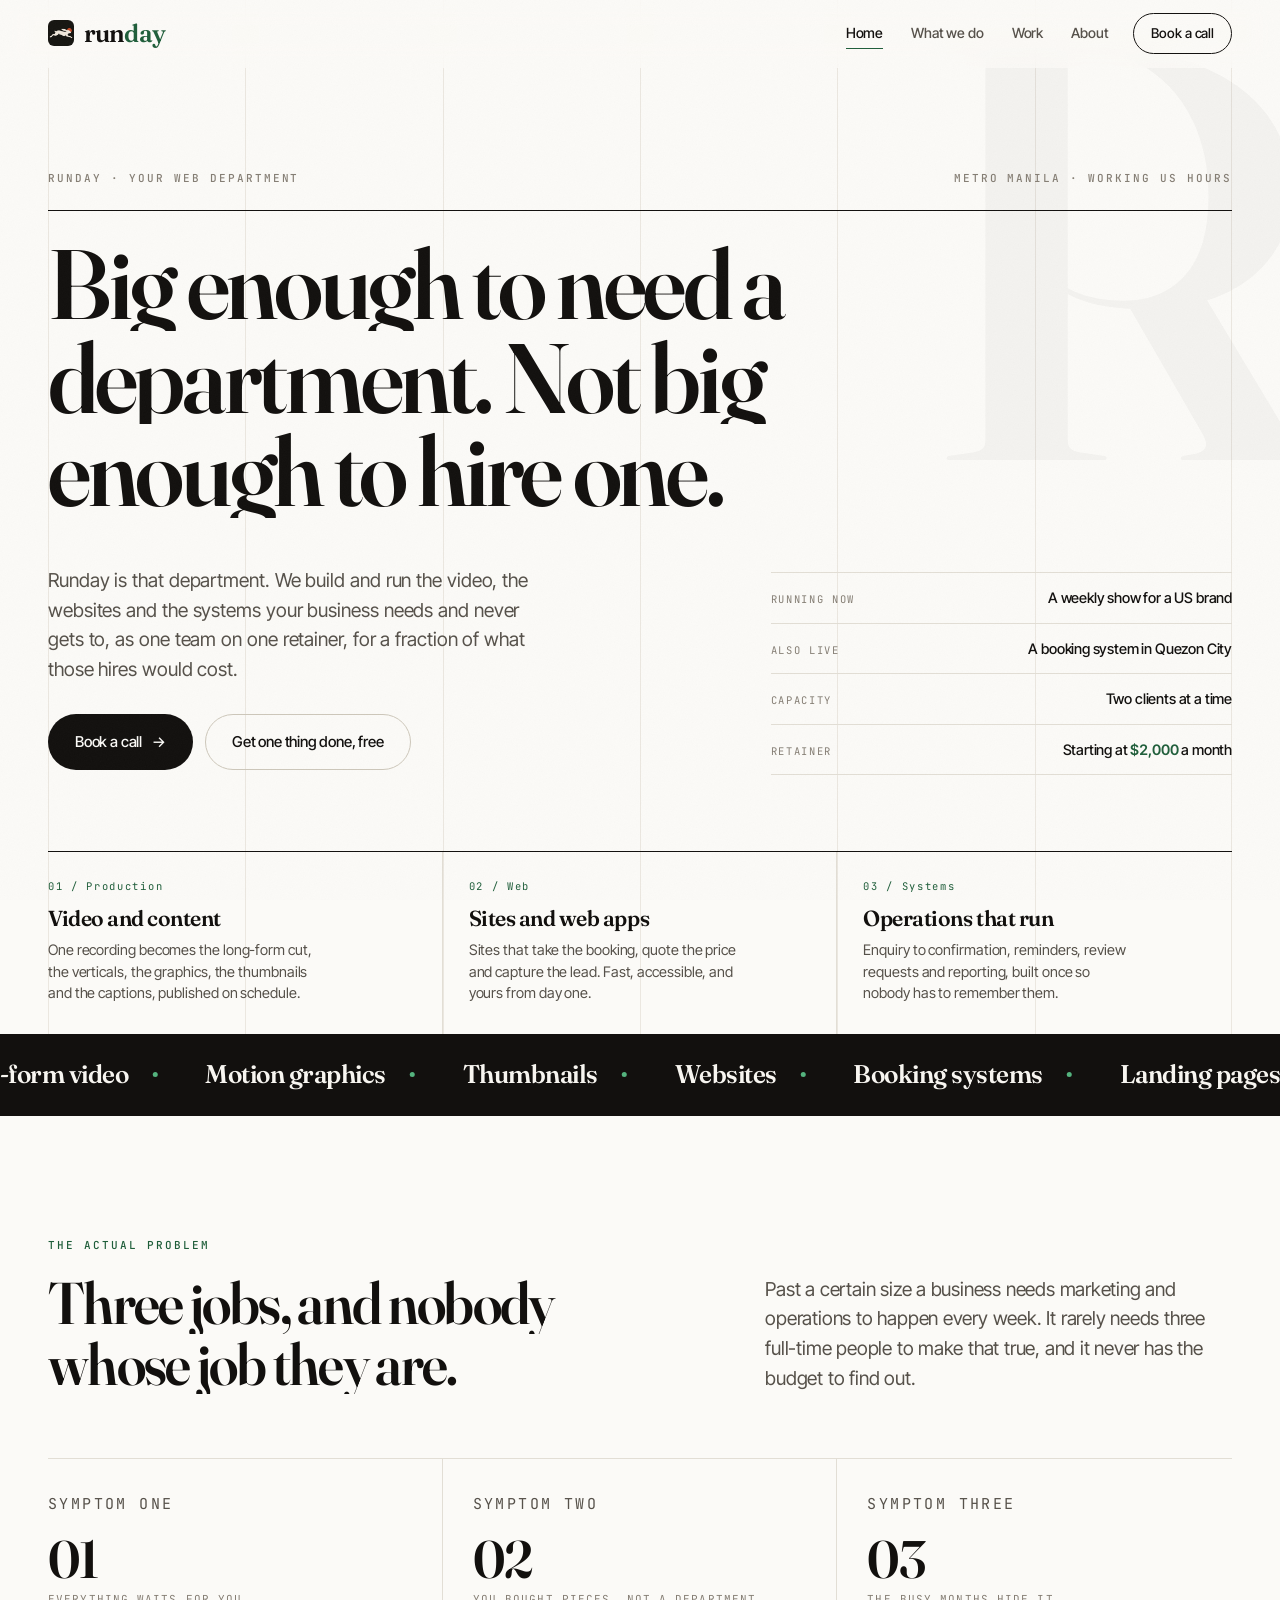
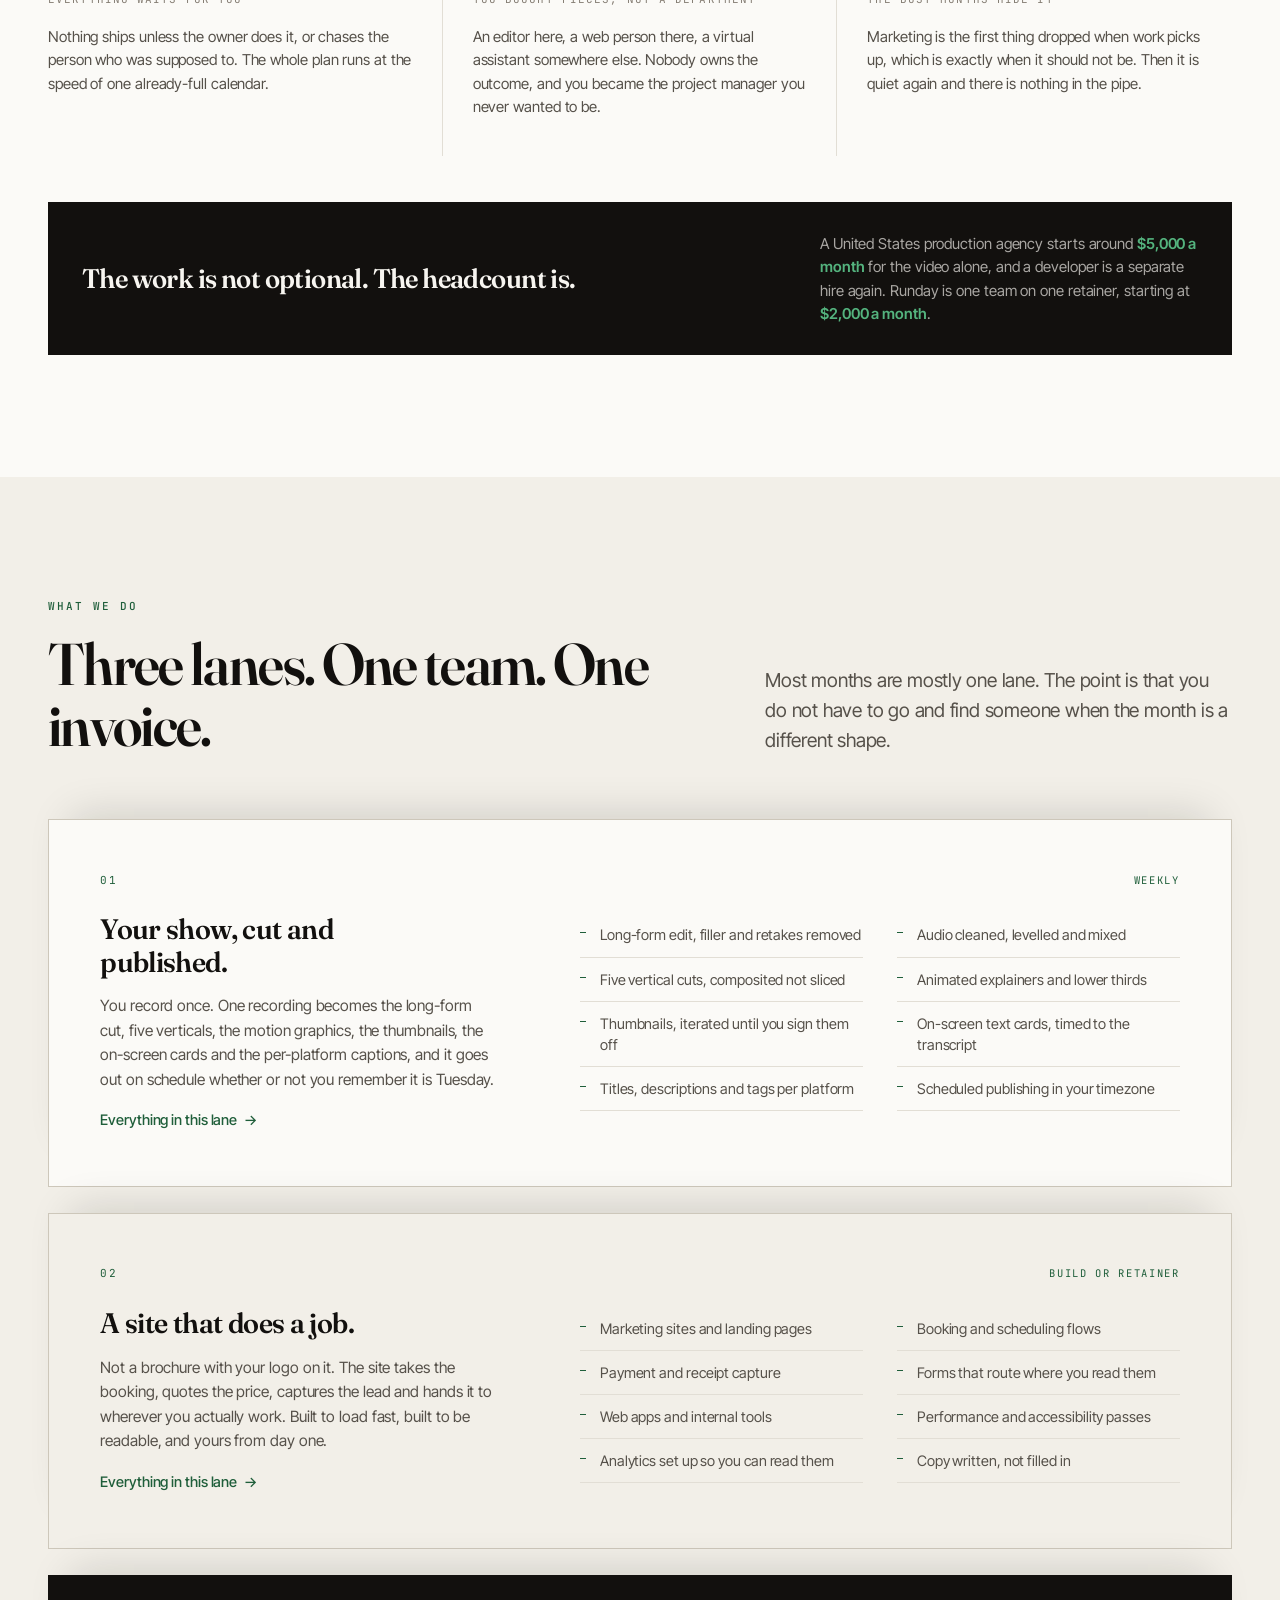
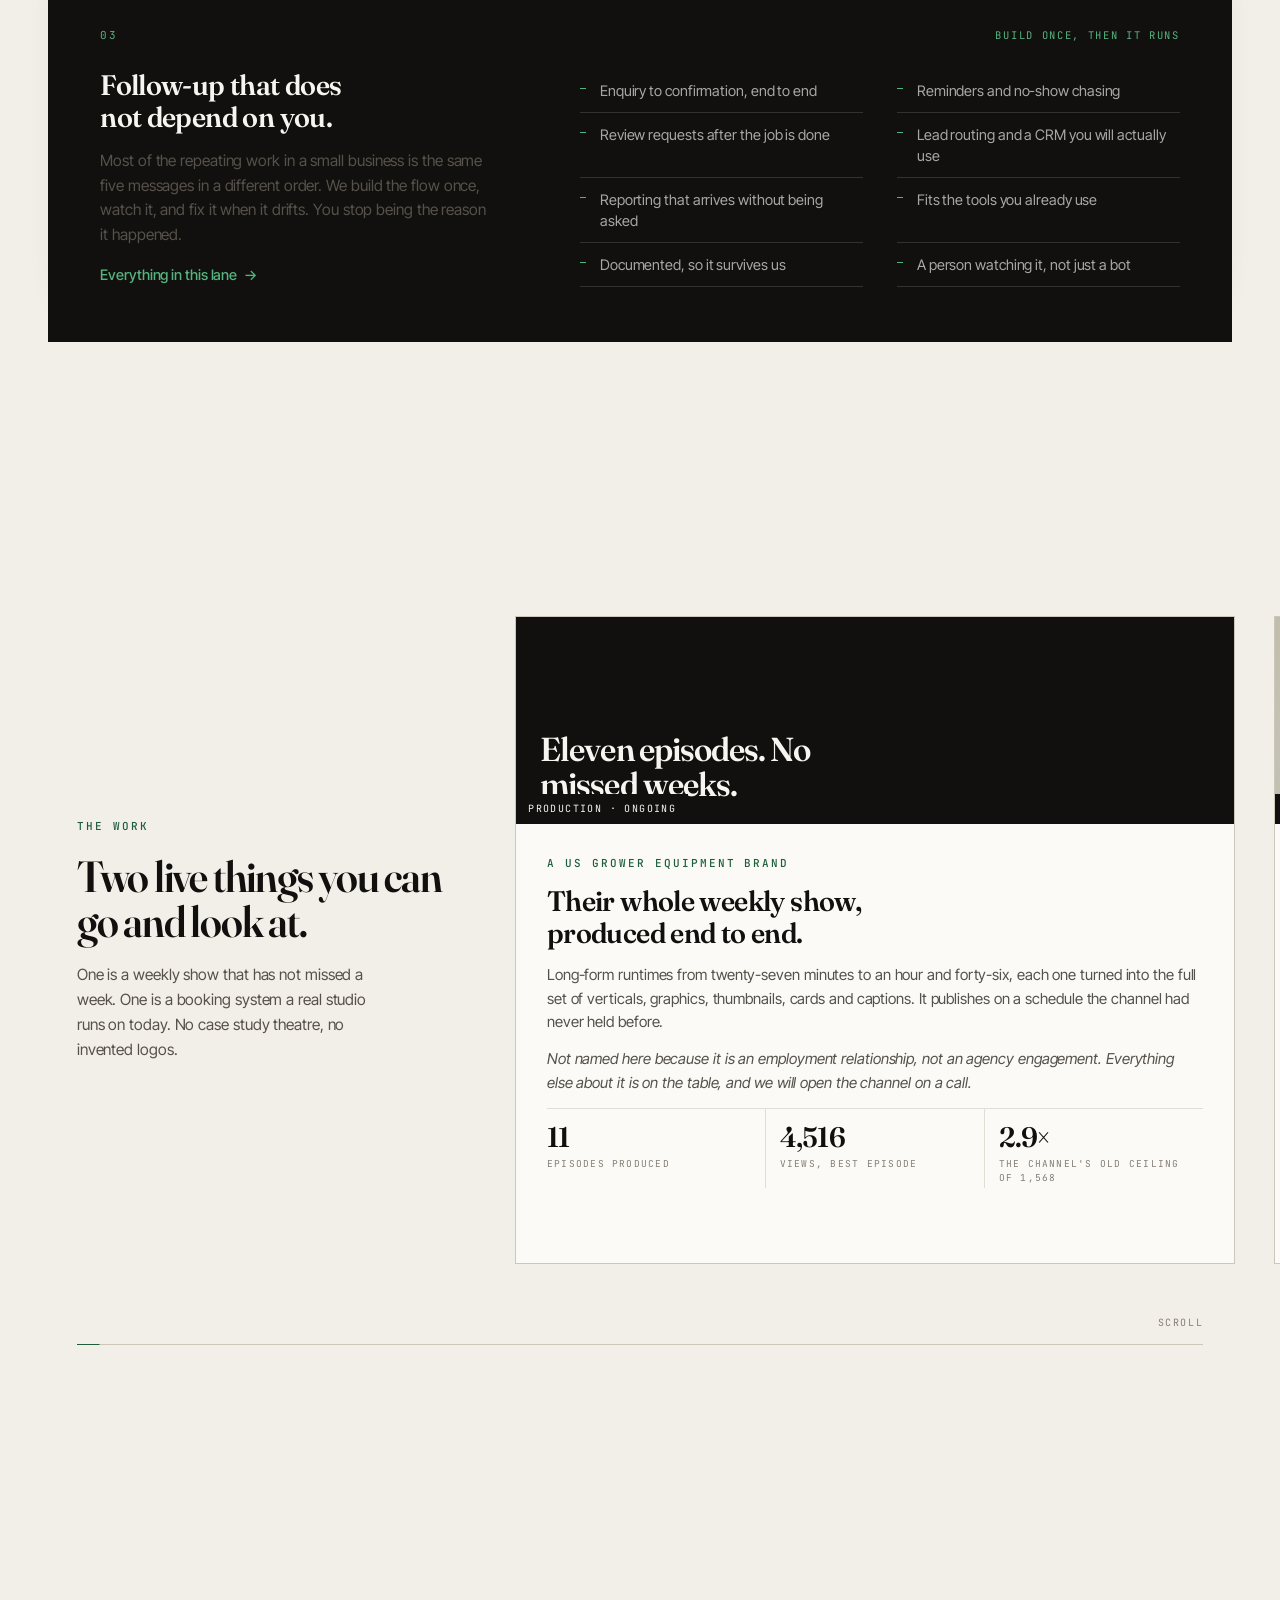
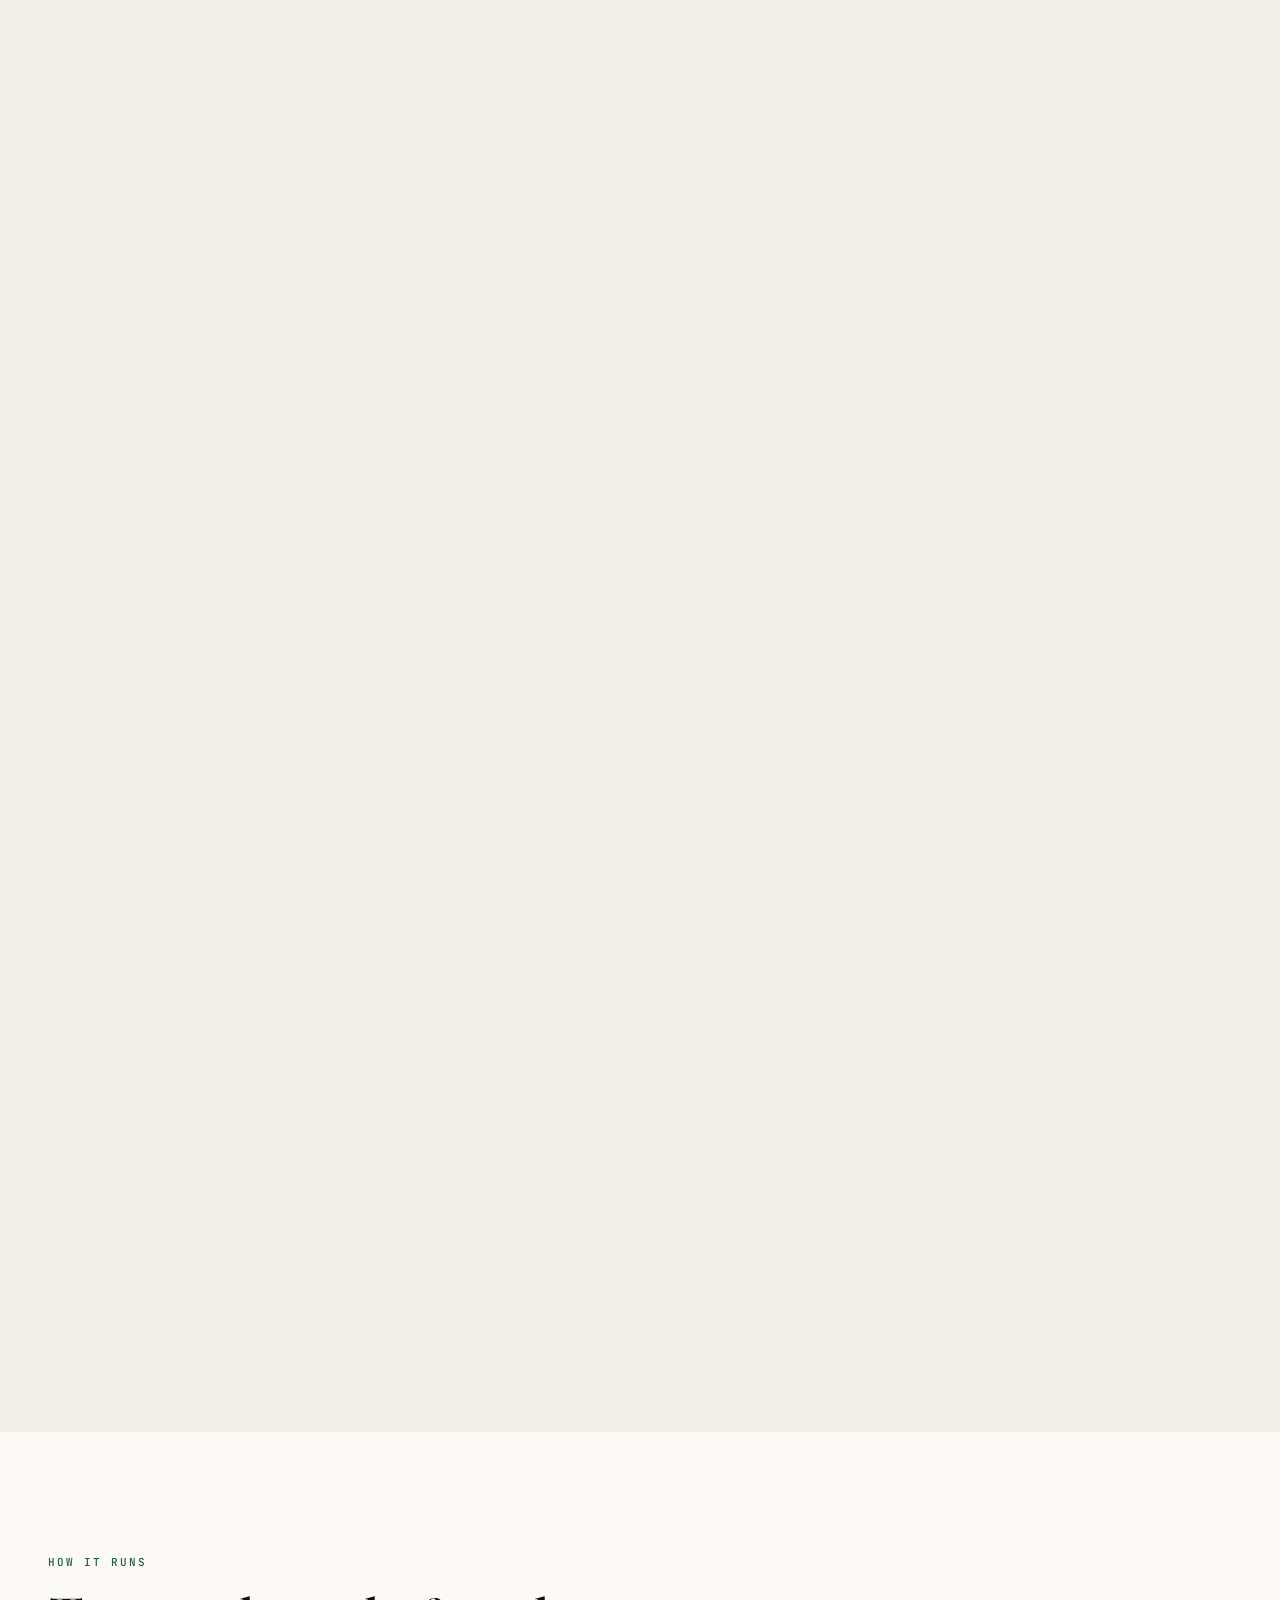
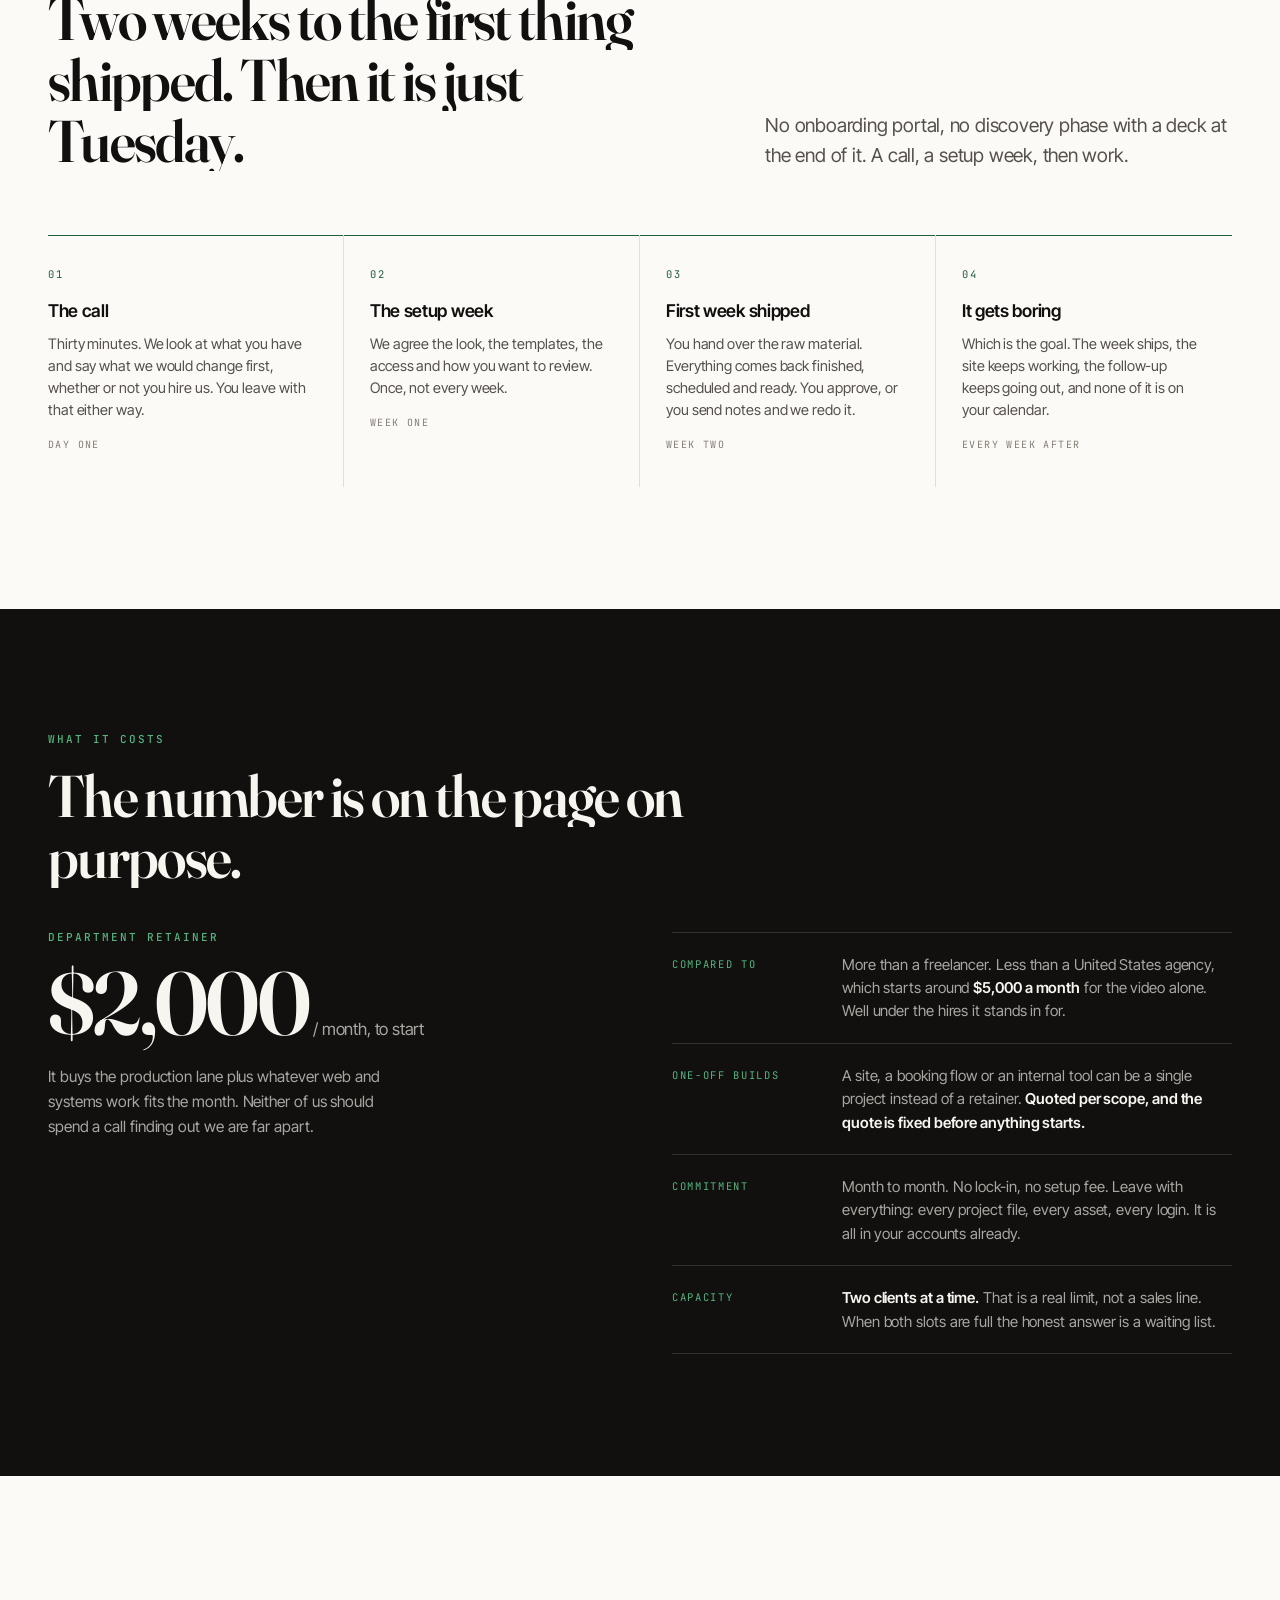
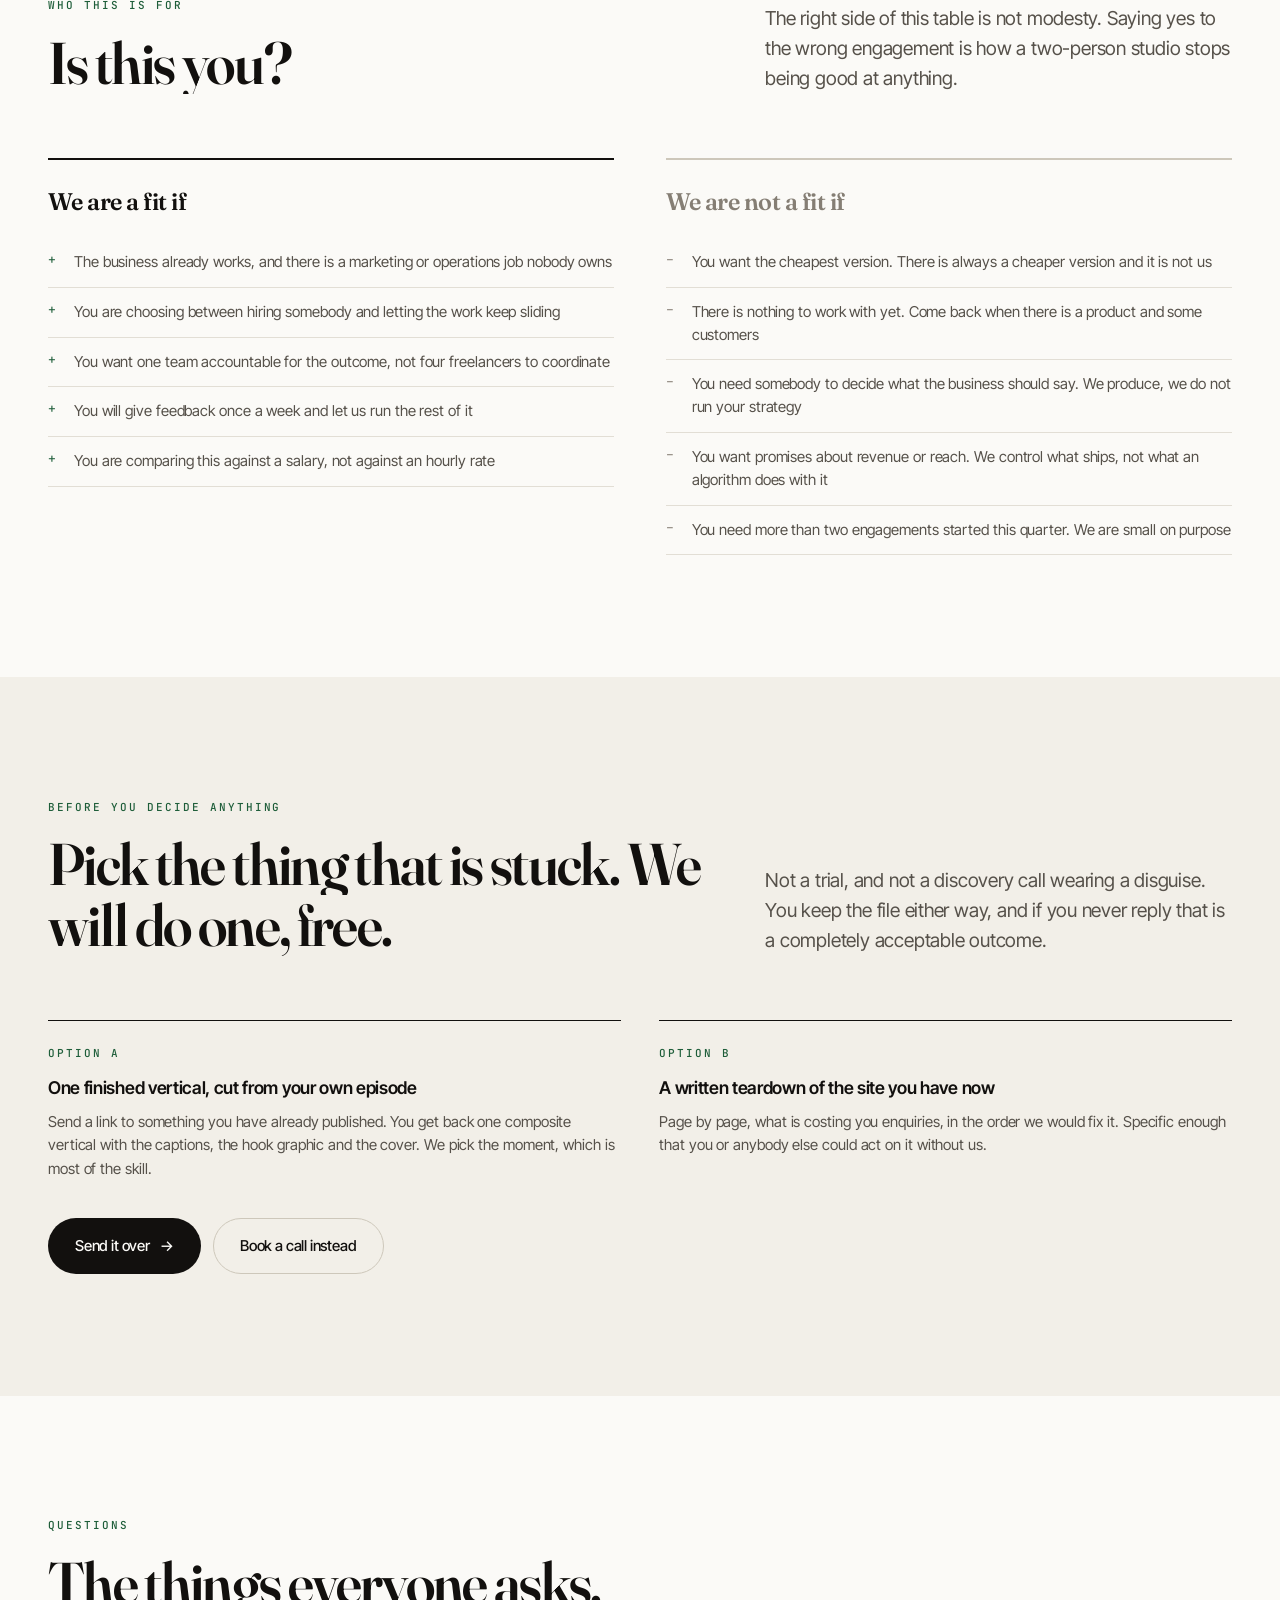
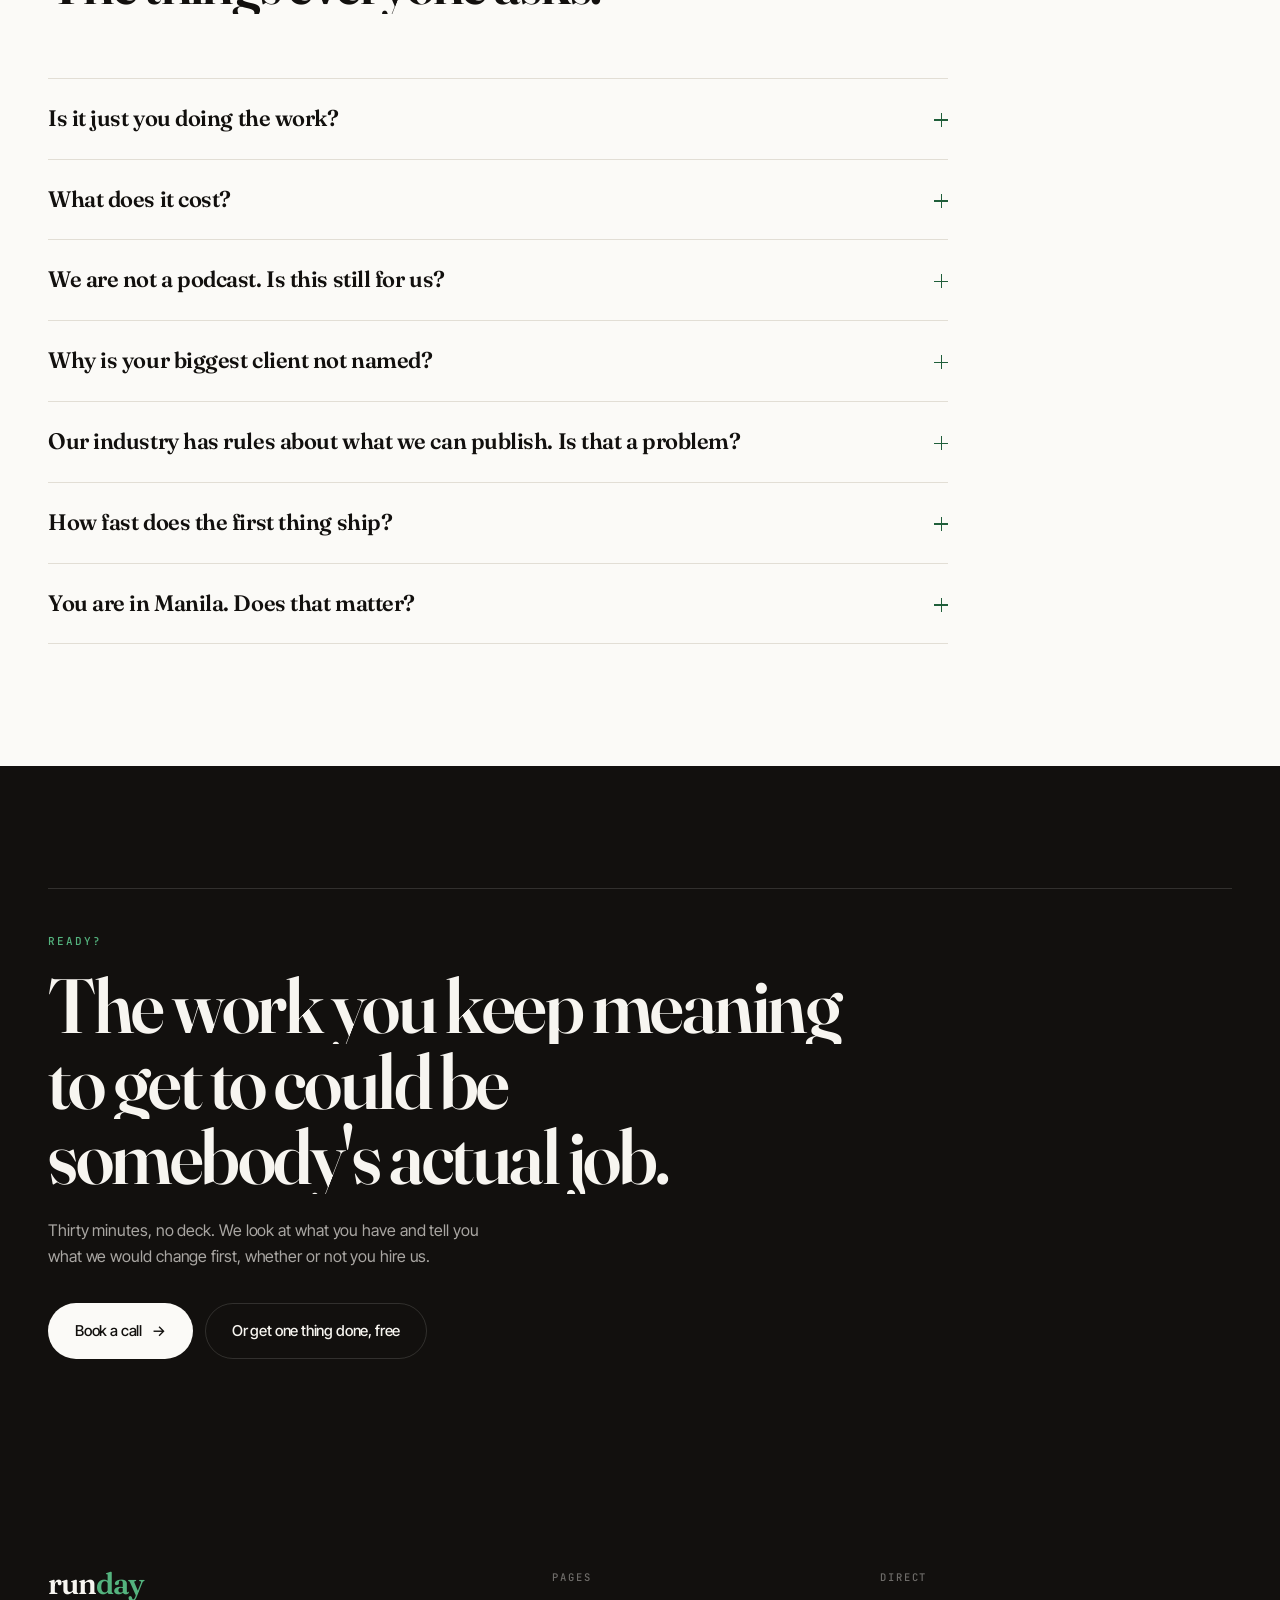
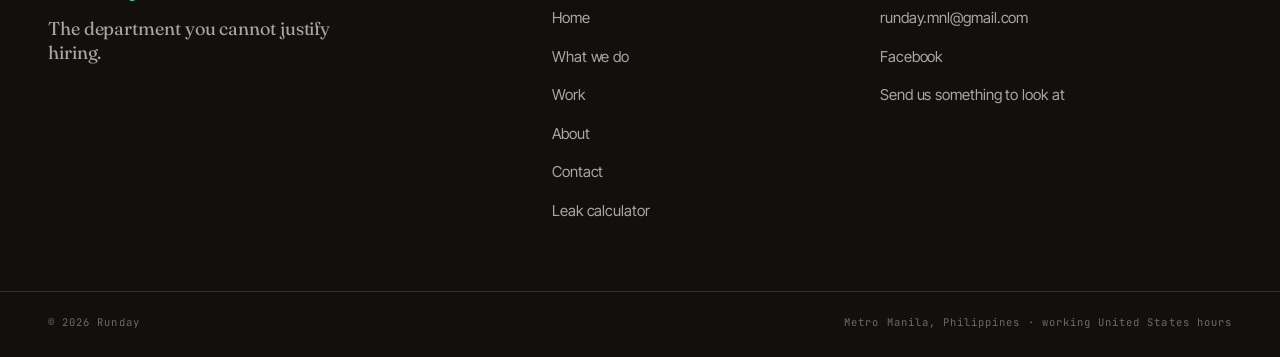
<file: index.html>
<!DOCTYPE html>
<html lang="en">
<head>
  <meta charset="UTF-8">
  <meta name="viewport" content="width=device-width, initial-scale=1.0">
  <title>Runday: The Outsourced Department for Small Businesses</title>
  <meta name="description" content="Runday is the marketing and operations department a small business cannot justify hiring. We build and run the video, the website and the systems, as one team on one retainer. Starting at $2,000 a month.">
  <meta name="robots" content="index, follow">
  <meta name="author" content="Runday">
  <meta name="theme-color" content="#12100E">
  <link rel="canonical" href="https://runday.tech/">
  <meta name="google-site-verification" content="HfFqy0cqZhbcw2gIKJelEW1RrDXmm2TUQtiEuHS50ys">

  <link rel="icon" type="image/svg+xml" href="assets/favicon.svg">
  <link rel="icon" href="assets/favicon.ico" sizes="any">
  <link rel="icon" type="image/png" sizes="48x48" href="assets/favicon-48.png">
  <link rel="icon" type="image/png" sizes="96x96" href="assets/favicon-96.png">
  <link rel="icon" type="image/png" sizes="192x192" href="assets/favicon-192.png">
  <link rel="apple-touch-icon" href="assets/favicon-180.png">

  <meta property="og:type" content="website">
  <meta property="og:title" content="Runday: The Outsourced Department for Small Businesses">
  <meta property="og:description" content="Big enough to need a department. Not big enough to hire one. Video, websites and systems, built and run by one team.">
  <meta property="og:image" content="https://runday.tech/assets/og-image.png">
  <meta property="og:image:width" content="1200">
  <meta property="og:image:height" content="630">
  <meta property="og:image:alt" content="Runday, the outsourced department for small businesses.">
  <meta property="og:url" content="https://runday.tech/">
  <meta name="twitter:card" content="summary_large_image">
  <meta name="twitter:title" content="Runday: The Outsourced Department for Small Businesses">
  <meta name="twitter:description" content="Big enough to need a department. Not big enough to hire one. Starting at $2,000 a month.">
  <meta name="twitter:image" content="https://runday.tech/assets/og-image.png">

  <link rel="preconnect" href="https://fonts.googleapis.com">
  <link rel="preconnect" href="https://fonts.gstatic.com" crossorigin>
  <link href="https://fonts.googleapis.com/css2?family=Fraunces:opsz,wght@9..144,400..700&family=Inter+Tight:wght@400;500;600&family=JetBrains+Mono:wght@400;500&display=swap" rel="stylesheet">
  <link rel="stylesheet" href="styles.css">

  <script type="application/ld+json">
  {
    "@context": "https://schema.org",
    "@graph": [
      {
        "@type": "ProfessionalService",
        "@id": "https://runday.tech/#organization",
        "name": "Runday",
        "description": "Runday is an outsourced marketing and operations department for small and medium businesses. Three lanes under one retainer: video and content production, websites and web apps, and the systems that run the follow-up.",
        "url": "https://runday.tech/",
        "logo": "https://runday.tech/assets/favicon-512.png",
        "image": "https://runday.tech/assets/og-image.png",
        "email": "runday.mnl@gmail.com",
        "telephone": "+639275492649",
        "priceRange": "$$",
        "slogan": "The department you cannot justify hiring.",
        "areaServed": { "@type": "Place", "name": "Worldwide, working United States hours" },
        "address": { "@type": "PostalAddress", "addressLocality": "Metro Manila", "addressCountry": "PH" },
        "founder": { "@type": "Person", "name": "James Mikael Yaptangco" },
        "sameAs": ["https://www.facebook.com/profile.php?id=61590141402371"],
        "knowsAbout": [
          "Video production",
          "Podcast production",
          "Short-form vertical video",
          "Motion graphics",
          "Web development",
          "Booking systems",
          "Marketing automation",
          "Platform compliance for regulated verticals"
        ],
        "makesOffer": [
          {
            "@type": "Offer",
            "name": "Department retainer",
            "description": "One team covering video and content production, web builds and operations systems, on a month to month retainer.",
            "priceSpecification": {
              "@type": "PriceSpecification",
              "price": "2000",
              "priceCurrency": "USD",
              "description": "Starting at, per month"
            }
          },
          {
            "@type": "Offer",
            "name": "One free sample",
            "description": "One finished vertical cut from an episode you have already published, or a written teardown of your current site with the three fixes that matter most. No cost.",
            "price": "0",
            "priceCurrency": "USD"
          }
        ]
      },
      {
        "@type": "WebSite",
        "@id": "https://runday.tech/#website",
        "url": "https://runday.tech/",
        "name": "Runday",
        "publisher": { "@id": "https://runday.tech/#organization" }
      },
      {
        "@type": "FAQPage",
        "mainEntity": [
          {
            "@type": "Question",
            "name": "Is it just you doing the work?",
            "acceptedAnswer": { "@type": "Answer", "text": "Runday is a small studio and the person who does your work is the person you talk to. That is deliberate. It is also why we take two clients at a time rather than ten. Nothing is quietly handed to a stranger, and there is no account manager between you and the work." }
          },
          {
            "@type": "Question",
            "name": "What does it cost?",
            "acceptedAnswer": { "@type": "Answer", "text": "Starting at $2,000 a month for the department retainer, month to month. One-off builds such as a site, a booking flow or an internal tool are quoted per scope, and the quote is fixed before anything starts. The number is on the page because it saves us both a call." }
          },
          {
            "@type": "Question",
            "name": "We are not a podcast. Is this still for us?",
            "acceptedAnswer": { "@type": "Answer", "text": "Yes. Video is the lane we are busiest in, not the only one. A studio rental came to us with bookings living in Instagram DMs and left with a site that takes the booking, blocks the slot, collects the payment receipt and sends the confirmation on its own. If the bottleneck is the website or the follow-up rather than the content, say so on the call." }
          },
          {
            "@type": "Question",
            "name": "Why is your biggest client not named?",
            "acceptedAnswer": { "@type": "Answer", "text": "Because it is an employment relationship, not an agency engagement, and it is not ours to advertise. Everything about the work is describable: the cadence, the formats, the counts, the tooling. The channel is public and we will walk you through it on a call. We would rather be straight about that than build a logo wall we have not earned." }
          },
          {
            "@type": "Question",
            "name": "How fast does the first thing ship?",
            "acceptedAnswer": { "@type": "Answer", "text": "Two weeks from the first handover to something published. The first week is setup: the look, the templates, the review loop, and whatever access we need. After that it runs weekly. A one-off build is scoped with a date on it before it starts." }
          },
          {
            "@type": "Question",
            "name": "You are in Manila. Does that matter?",
            "acceptedAnswer": { "@type": "Answer", "text": "It works in your favour. We are twelve to fifteen hours ahead of the United States, so work you hand over at the end of your day is waiting when you start the next one. All communication is in English and in writing, and the calendar is yours." }
          }
        ]
      }
    ]
  }
  </script>
</head>
<body>
  <a href="#main" class="skip-link">Skip to content</a>

  <!-- NAV -->
  <nav class="nav">
    <div class="container">
      <a href="index.html" class="nav-logo"><img src="assets/favicon-192.png" alt="" class="nav-logo-mark" width="26" height="26">run<span>day</span></a>
      <button class="nav-toggle" aria-label="Menu" aria-expanded="false"><i></i><i></i><i></i></button>
      <ul class="nav-links">
        <li><a href="index.html" class="active">Home</a></li>
        <li><a href="services.html">What we do</a></li>
        <li><a href="work.html">Work</a></li>
        <li><a href="about.html">About</a></li>
        <li><a href="contact.html" class="nav-cta">Book a call</a></li>
      </ul>
    </div>
    <span class="nav-progress" aria-hidden="true"></span>
  </nav>

  <main id="main">

  <!-- HERO -->
  <section class="hero">
    <div class="hero-cols" aria-hidden="true">
      <span style="--i:0"></span><span style="--i:1"></span><span style="--i:2"></span>
      <span style="--i:3"></span><span style="--i:4"></span><span style="--i:5"></span>
    </div>
    <div class="hero-ghost" aria-hidden="true">R</div>
    <div class="hero-lift" aria-hidden="true"></div>

    <div class="container hero-inner">
      <div class="hero-top">
        <span class="kicker">Runday &middot; your <span data-rotate='["video","web","operations","production"]'>video</span> department</span>
        <span class="kicker">Metro Manila &middot; working US hours</span>
      </div>
      <div class="draw" style="height:1px;background:var(--ink);"></div>

      <h1 class="hero-h1" data-split data-split-now>Big enough to need a department. Not big enough to hire one.</h1>

      <div class="hero-body">
        <div>
          <p class="hero-lede rise" style="--d:.5s">Runday is that department. We build and run the video, the websites and the systems your business needs and never gets to, as one team on one retainer, for a fraction of what those hires would cost.</p>
          <div class="btn-row hero-ctas rise" style="--d:.6s">
            <a href="contact.html" class="btn btn-primary" data-magnet>Book a call<span class="btn-arrow" aria-hidden="true">&rarr;</span></a>
            <a href="#sample" class="btn btn-ghost">Get one thing done, free</a>
          </div>
        </div>

        <div class="hero-aside rise" style="--d:.7s">
          <div class="hr-row"><span class="hr-k">Running now</span><span class="hr-v">A weekly show for a US brand</span></div>
          <div class="hr-row"><span class="hr-k">Also live</span><span class="hr-v">A booking system in Quezon City</span></div>
          <div class="hr-row"><span class="hr-k">Capacity</span><span class="hr-v">Two clients at a time</span></div>
          <div class="hr-row"><span class="hr-k">Retainer</span><span class="hr-v">Starting at <b>$2,000</b> a month</span></div>
        </div>
      </div>

      <div class="hero-rail">
        <div class="hero-rail-cell rise">
          <span class="hrc-n">01 / Production</span>
          <h2 class="hrc-t">Video and content</h2>
          <p class="hrc-d">One recording becomes the long-form cut, the verticals, the graphics, the thumbnails and the captions, published on schedule.</p>
        </div>
        <div class="hero-rail-cell rise">
          <span class="hrc-n">02 / Web</span>
          <h2 class="hrc-t">Sites and web apps</h2>
          <p class="hrc-d">Sites that take the booking, quote the price and capture the lead. Fast, accessible, and yours from day one.</p>
        </div>
        <div class="hero-rail-cell rise">
          <span class="hrc-n">03 / Systems</span>
          <h2 class="hrc-t">Operations that run</h2>
          <p class="hrc-d">Enquiry to confirmation, reminders, review requests and reporting, built once so nobody has to remember them.</p>
        </div>
      </div>
    </div>
  </section>

  <!-- MARQUEE -->
  <div class="marquee" aria-hidden="true">
    <div class="mq-track">
      <div class="mq-group">
        <span class="mq-item">Podcast production</span>
        <span class="mq-item">Short-form video</span>
        <span class="mq-item">Motion graphics</span>
        <span class="mq-item">Thumbnails</span>
        <span class="mq-item">Websites</span>
        <span class="mq-item">Booking systems</span>
        <span class="mq-item">Landing pages</span>
        <span class="mq-item">Internal tools</span>
        <span class="mq-item">Automated follow-up</span>
        <span class="mq-item">Publishing</span>
      </div>
    </div>
  </div>

  <!-- THE PROBLEM -->
  <section class="section">
    <div class="container">
      <div class="sec-head">
        <div>
          <span class="kicker">The actual problem</span>
          <h2 class="sec-h" data-split>Three jobs, and nobody whose job they are.</h2>
        </div>
        <p class="lead rise">Past a certain size a business needs marketing and operations to happen every week. It rarely needs three full-time people to make that true, and it never has the budget to find out.</p>
      </div>

      <div class="cost-grid">
        <div class="cost-cell rise">
          <p class="cost-role">Symptom one</p>
          <div class="cost-num">01</div>
          <span class="cost-unit">Everything waits for you</span>
          <p>Nothing ships unless the owner does it, or chases the person who was supposed to. The whole plan runs at the speed of one already-full calendar.</p>
        </div>
        <div class="cost-cell rise">
          <p class="cost-role">Symptom two</p>
          <div class="cost-num">02</div>
          <span class="cost-unit">You bought pieces, not a department</span>
          <p>An editor here, a web person there, a virtual assistant somewhere else. Nobody owns the outcome, and you became the project manager you never wanted to be.</p>
        </div>
        <div class="cost-cell rise">
          <p class="cost-role">Symptom three</p>
          <div class="cost-num">03</div>
          <span class="cost-unit">The busy months hide it</span>
          <p>Marketing is the first thing dropped when work picks up, which is exactly when it should not be. Then it is quiet again and there is nothing in the pipe.</p>
        </div>
      </div>

      <div class="cost-sum rise">
        <p class="cost-sum-l">The work is not optional. The headcount is.</p>
        <p class="cost-sum-r">A United States production agency starts around <b>$5,000 a month</b> for the video alone, and a developer is a separate hire again. Runday is one team on one retainer, starting at <b>$2,000 a month</b>.</p>
      </div>
    </div>
  </section>

  <!-- DEPARTMENTS -->
  <section class="section band-paper2" id="departments">
    <div class="container">
      <div class="sec-head">
        <div>
          <span class="kicker">What we do</span>
          <h2 class="sec-h" data-split>Three lanes. One team. One invoice.</h2>
        </div>
        <p class="lead rise">Most months are mostly one lane. The point is that you do not have to go and find someone when the month is a different shape.</p>
      </div>

      <div class="depts">
        <article class="dept dept-1">
          <div class="dept-head">
            <span class="dept-n">01</span>
            <span class="dept-tag">Weekly</span>
          </div>
          <div class="dept-body">
            <div>
              <h3 class="serif-h">Your show, cut and published.</h3>
              <p>You record once. One recording becomes the long-form cut, five verticals, the motion graphics, the thumbnails, the on-screen cards and the per-platform captions, and it goes out on schedule whether or not you remember it is Tuesday.</p>
              <p style="margin-top:16px"><a href="services.html#production" class="tlink">Everything in this lane <span aria-hidden="true">&rarr;</span></a></p>
            </div>
            <ul class="dept-list">
              <li>Long-form edit, filler and retakes removed</li>
              <li>Audio cleaned, levelled and mixed</li>
              <li>Five vertical cuts, composited not sliced</li>
              <li>Animated explainers and lower thirds</li>
              <li>Thumbnails, iterated until you sign them off</li>
              <li>On-screen text cards, timed to the transcript</li>
              <li>Titles, descriptions and tags per platform</li>
              <li>Scheduled publishing in your timezone</li>
            </ul>
          </div>
        </article>

        <article class="dept dept-2">
          <div class="dept-head">
            <span class="dept-n">02</span>
            <span class="dept-tag">Build or retainer</span>
          </div>
          <div class="dept-body">
            <div>
              <h3 class="serif-h">A site that does a job.</h3>
              <p>Not a brochure with your logo on it. The site takes the booking, quotes the price, captures the lead and hands it to wherever you actually work. Built to load fast, built to be readable, and yours from day one.</p>
              <p style="margin-top:16px"><a href="services.html#web" class="tlink">Everything in this lane <span aria-hidden="true">&rarr;</span></a></p>
            </div>
            <ul class="dept-list">
              <li>Marketing sites and landing pages</li>
              <li>Booking and scheduling flows</li>
              <li>Payment and receipt capture</li>
              <li>Forms that route where you read them</li>
              <li>Web apps and internal tools</li>
              <li>Performance and accessibility passes</li>
              <li>Analytics set up so you can read them</li>
              <li>Copy written, not filled in</li>
            </ul>
          </div>
        </article>

        <article class="dept dept-3">
          <div class="dept-head">
            <span class="dept-n">03</span>
            <span class="dept-tag">Build once, then it runs</span>
          </div>
          <div class="dept-body">
            <div>
              <h3 class="serif-h">Follow-up that does not depend on you.</h3>
              <p>Most of the repeating work in a small business is the same five messages in a different order. We build the flow once, watch it, and fix it when it drifts. You stop being the reason it happened.</p>
              <p style="margin-top:16px"><a href="services.html#systems" class="tlink">Everything in this lane <span aria-hidden="true">&rarr;</span></a></p>
            </div>
            <ul class="dept-list">
              <li>Enquiry to confirmation, end to end</li>
              <li>Reminders and no-show chasing</li>
              <li>Review requests after the job is done</li>
              <li>Lead routing and a CRM you will actually use</li>
              <li>Reporting that arrives without being asked</li>
              <li>Fits the tools you already use</li>
              <li>Documented, so it survives us</li>
              <li>A person watching it, not just a bot</li>
            </ul>
          </div>
        </article>
      </div>
    </div>
  </section>

  <!-- HORIZONTAL CASE STUDY -->
  <section class="hscroll" id="work" aria-label="Selected work">
    <div class="hs-track">
      <div class="hs-stage">
        <div class="hs-rail">

          <div class="hs-panel-lead">
            <span class="kicker">The work</span>
            <h2 class="sec-h">Two live things you can go and look at.</h2>
            <p>One is a weekly show that has not missed a week. One is a booking system a real studio runs on today. No case study theatre, no invented logos.</p>
          </div>

          <article class="hs-panel">
            <div class="hs-fig hs-fig-h" style="background:var(--ink)">
              <div style="height:100%;display:flex;align-items:flex-end;padding:22px 24px">
                <p style="font-family:var(--serif);font-variation-settings:'SOFT' 0,'WONK' 1,'opsz' 72;font-weight:600;font-size:clamp(1.5rem,2.6vw,2.2rem);letter-spacing:-.028em;line-height:1.05;color:var(--on-ink);max-width:16ch">Eleven episodes. No missed weeks.</p>
              </div>
              <span class="hs-cap">Production &middot; ongoing</span>
            </div>
            <div class="hs-content">
              <span class="kicker">A US grower equipment brand</span>
              <h3 class="serif-h">Their whole weekly show, produced end to end.</h3>
              <p>Long-form runtimes from twenty-seven minutes to an hour and forty-six, each one turned into the full set of verticals, graphics, thumbnails, cards and captions. It publishes on a schedule the channel had never held before.</p>
              <p class="hs-caveat">Not named here because it is an employment relationship, not an agency engagement. Everything else about it is on the table, and we will open the channel on a call.</p>
              <div class="hs-stats">
                <div class="hs-stat"><div class="hs-stat-n" data-count="11">11</div><span class="hs-stat-l">Episodes produced</span></div>
                <div class="hs-stat"><div class="hs-stat-n" data-count="4516">4,516</div><span class="hs-stat-l">Views, best episode</span></div>
                <div class="hs-stat"><div class="hs-stat-n">2.9&times;</div><span class="hs-stat-l">The channel's old ceiling of 1,568</span></div>
              </div>
            </div>
          </article>

          <article class="hs-panel">
            <div class="hs-fig hs-fig-h wipe">
              <img src="assets/work/miraluz-studio.jpg" alt="The main room at Miraluz Studio, a daylight studio rental in Quezon City." width="1400" height="933" loading="lazy">
              <span class="hs-cap">Web and systems &middot; delivered</span>
            </div>
            <div class="hs-content">
              <span class="kicker">Miraluz Studio</span>
              <h3 class="serif-h">Bookings lived in Instagram DMs. Now they do not.</h3>
              <p>A studio rental taking every booking by hand, in a message thread, at whatever hour it arrived. We replaced it with a site that takes the booking, blocks the slot, collects the payment receipt and sends the confirmation on its own.</p>
              <p class="hs-caveat">Pro bono, and checkable. It is live at miraluzstudio.com and you can go and book a slot right now.</p>
              <div class="hs-stats">
                <div class="hs-stat"><div class="hs-stat-n">24/7</div><span class="hs-stat-l">Bookings taken while closed</span></div>
                <div class="hs-stat"><div class="hs-stat-n">1</div><span class="hs-stat-l">Cell the owner changes</span></div>
                <div class="hs-stat"><div class="hs-stat-n">0</div><span class="hs-stat-l">DMs to answer at midnight</span></div>
              </div>
            </div>
          </article>

          <article class="hs-panel">
            <div class="hs-fig hs-fig-h" style="background:var(--ink)">
              <div style="height:100%;display:flex;align-items:flex-end;padding:22px 24px">
                <p style="font-family:var(--serif);font-variation-settings:'SOFT' 0,'WONK' 1,'opsz' 72;font-weight:600;font-size:clamp(1.5rem,2.6vw,2.2rem);letter-spacing:-.028em;line-height:1.05;color:var(--on-ink);max-width:17ch">Thirty-nine finished pieces from one recording.</p>
              </div>
              <span class="hs-cap">One week, counted</span>
            </div>
            <div class="hs-content">
              <span class="kicker">What lands in the folder</span>
              <h3 class="serif-h">A normal week, in units rather than adjectives.</h3>
              <p>This is one production week, not a scope of work written to sound big. The counts move with the episode. The list does not.</p>
              <ul class="dept-list" style="grid-template-columns:1fr">
                <li>1 long-form episode, cut and mixed</li>
                <li>5 vertical Shorts, composite cuts</li>
                <li>9 motion graphics and explainers</li>
                <li>6 thumbnails and Short covers</li>
                <li>14 on-screen text cards, timed</li>
                <li>4 caption sets, one per platform</li>
              </ul>
            </div>
          </article>

        </div>
        <div class="hs-progress" aria-hidden="true"><i></i></div>
        <span class="hs-hint" aria-hidden="true">Scroll</span>
      </div>
    </div>
  </section>

  <!-- PROCESS -->
  <section class="section" id="how">
    <div class="container">
      <div class="sec-head">
        <div>
          <span class="kicker">How it runs</span>
          <h2 class="sec-h" data-split>Two weeks to the first thing shipped. Then it is just Tuesday.</h2>
        </div>
        <p class="lead rise">No onboarding portal, no discovery phase with a deck at the end of it. A call, a setup week, then work.</p>
      </div>

      <div class="proc">
        <div class="proc-step" style="--d:0s">
          <span class="proc-n">01</span>
          <h3>The call</h3>
          <p>Thirty minutes. We look at what you have and say what we would change first, whether or not you hire us. You leave with that either way.</p>
          <span class="proc-when">Day one</span>
        </div>
        <div class="proc-step" style="--d:.1s">
          <span class="proc-n">02</span>
          <h3>The setup week</h3>
          <p>We agree the look, the templates, the access and how you want to review. Once, not every week.</p>
          <span class="proc-when">Week one</span>
        </div>
        <div class="proc-step" style="--d:.2s">
          <span class="proc-n">03</span>
          <h3>First week shipped</h3>
          <p>You hand over the raw material. Everything comes back finished, scheduled and ready. You approve, or you send notes and we redo it.</p>
          <span class="proc-when">Week two</span>
        </div>
        <div class="proc-step" style="--d:.3s">
          <span class="proc-n">04</span>
          <h3>It gets boring</h3>
          <p>Which is the goal. The week ships, the site keeps working, the follow-up keeps going out, and none of it is on your calendar.</p>
          <span class="proc-when">Every week after</span>
        </div>
      </div>
    </div>
  </section>

  <!-- PRICE -->
  <section class="section on-ink" id="price">
    <div class="container">
      <div class="sec-head sec-head-single" style="margin-bottom:44px">
        <div>
          <span class="kicker">What it costs</span>
          <h2 class="sec-h sec-h-wide" data-split>The number is on the page on purpose.</h2>
        </div>
      </div>

      <div class="price-wrap">
        <div class="rise">
          <div class="price-big"><small>Department retainer</small>$2,000<span style="font-family:var(--sans);font-size:1.05rem;font-weight:400;letter-spacing:-.01em;color:var(--on-ink-soft)"> / month, to start</span></div>
          <p class="price-sub">It buys the production lane plus whatever web and systems work fits the month. Neither of us should spend a call finding out we are far apart.</p>
        </div>

        <div class="price-rows rise">
          <div class="price-row">
            <span class="price-k">Compared to</span>
            <span class="price-v">More than a freelancer. Less than a United States agency, which starts around <b>$5,000 a month</b> for the video alone. Well under the hires it stands in for.</span>
          </div>
          <div class="price-row">
            <span class="price-k">One-off builds</span>
            <span class="price-v">A site, a booking flow or an internal tool can be a single project instead of a retainer. <b>Quoted per scope, and the quote is fixed before anything starts.</b></span>
          </div>
          <div class="price-row">
            <span class="price-k">Commitment</span>
            <span class="price-v">Month to month. No lock-in, no setup fee. Leave with everything: every project file, every asset, every login. It is all in your accounts already.</span>
          </div>
          <div class="price-row">
            <span class="price-k">Capacity</span>
            <span class="price-v"><b>Two clients at a time.</b> That is a real limit, not a sales line. When both slots are full the honest answer is a waiting list.</span>
          </div>
        </div>
      </div>
    </div>
  </section>

  <!-- FIT -->
  <section class="section">
    <div class="container">
      <div class="sec-head">
        <div>
          <span class="kicker">Who this is for</span>
          <h2 class="sec-h" data-split>Is this you?</h2>
        </div>
        <p class="lead rise">The right side of this table is not modesty. Saying yes to the wrong engagement is how a two-person studio stops being good at anything.</p>
      </div>

      <div class="fit-cols">
        <div class="fit-col yes rise">
          <h3>We are a fit if</h3>
          <ul>
            <li>The business already works, and there is a marketing or operations job nobody owns</li>
            <li>You are choosing between hiring somebody and letting the work keep sliding</li>
            <li>You want one team accountable for the outcome, not four freelancers to coordinate</li>
            <li>You will give feedback once a week and let us run the rest of it</li>
            <li>You are comparing this against a salary, not against an hourly rate</li>
          </ul>
        </div>
        <div class="fit-col no rise">
          <h3>We are not a fit if</h3>
          <ul>
            <li>You want the cheapest version. There is always a cheaper version and it is not us</li>
            <li>There is nothing to work with yet. Come back when there is a product and some customers</li>
            <li>You need somebody to decide what the business should say. We produce, we do not run your strategy</li>
            <li>You want promises about revenue or reach. We control what ships, not what an algorithm does with it</li>
            <li>You need more than two engagements started this quarter. We are small on purpose</li>
          </ul>
        </div>
      </div>
    </div>
  </section>

  <!-- FREE SAMPLE -->
  <section class="section band-paper2" id="sample">
    <div class="container">
      <div class="sec-head">
        <div>
          <span class="kicker">Before you decide anything</span>
          <h2 class="sec-h" data-split>Pick the thing that is stuck. We will do one, free.</h2>
        </div>
        <p class="lead rise">Not a trial, and not a discovery call wearing a disguise. You keep the file either way, and if you never reply that is a completely acceptable outcome.</p>
      </div>

      <div class="grid-2">
        <div class="tile rise">
          <span class="kicker">Option A</span>
          <h3>One finished vertical, cut from your own episode</h3>
          <p>Send a link to something you have already published. You get back one composite vertical with the captions, the hook graphic and the cover. We pick the moment, which is most of the skill.</p>
        </div>
        <div class="tile rise">
          <span class="kicker">Option B</span>
          <h3>A written teardown of the site you have now</h3>
          <p>Page by page, what is costing you enquiries, in the order we would fix it. Specific enough that you or anybody else could act on it without us.</p>
        </div>
      </div>

      <div class="btn-row rise" style="margin-top:38px">
        <a href="contact.html#form" class="btn btn-primary" data-magnet>Send it over<span class="btn-arrow" aria-hidden="true">&rarr;</span></a>
        <a href="contact.html" class="btn btn-ghost">Book a call instead</a>
      </div>
    </div>
  </section>

  <!-- FAQ -->
  <section class="section">
    <div class="container">
      <div class="sec-head">
        <div>
          <span class="kicker">Questions</span>
          <h2 class="sec-h" data-split>The things everyone asks.</h2>
        </div>
      </div>

      <div class="faq">
        <div class="faq-item">
          <button class="faq-q" aria-expanded="false" aria-controls="faq1">Is it just you doing the work?<span class="faq-ic" aria-hidden="true"></span></button>
          <div class="faq-a" id="faq1"><div><p>Runday is a small studio and the person who does your work is the person you talk to. That is deliberate. It is also why we take two clients at a time rather than ten. Nothing is quietly handed to a stranger, and there is no account manager between you and the work.</p></div></div>
        </div>
        <div class="faq-item">
          <button class="faq-q" aria-expanded="false" aria-controls="faq2">What does it cost?<span class="faq-ic" aria-hidden="true"></span></button>
          <div class="faq-a" id="faq2"><div><p>Starting at $2,000 a month for the department retainer, month to month. One-off builds such as a site, a booking flow or an internal tool are quoted per scope, and the quote is fixed before anything starts. The number is on the page because it saves us both a call.</p></div></div>
        </div>
        <div class="faq-item">
          <button class="faq-q" aria-expanded="false" aria-controls="faq3">We are not a podcast. Is this still for us?<span class="faq-ic" aria-hidden="true"></span></button>
          <div class="faq-a" id="faq3"><div><p>Yes. Video is the lane we are busiest in, not the only one. A studio rental came to us with bookings living in Instagram DMs and left with a site that takes the booking, blocks the slot, collects the payment receipt and sends the confirmation on its own. If the bottleneck is the website or the follow-up rather than the content, say so on the call and we will start there.</p></div></div>
        </div>
        <div class="faq-item">
          <button class="faq-q" aria-expanded="false" aria-controls="faq4">Why is your biggest client not named?<span class="faq-ic" aria-hidden="true"></span></button>
          <div class="faq-a" id="faq4"><div><p>Because it is an employment relationship, not an agency engagement, and it is not ours to advertise. Everything about the work is describable: the cadence, the formats, the counts, the tooling. The channel is public and we will walk you through it on a call. We would rather be straight about that than build a logo wall we have not earned.</p></div></div>
        </div>
        <div class="faq-item">
          <button class="faq-q" aria-expanded="false" aria-controls="faq5">Our industry has rules about what we can publish. Is that a problem?<span class="faq-ic" aria-hidden="true"></span></button>
          <div class="faq-a" id="faq5"><div><p>It is the daily job. The show we run week to week sits in a category where image generators refuse the prompt, platform policy differs per network, and a sentence a guest says can hold a launch until it has been reviewed. We plan the week around review instead of colliding with it, and you keep the final call on everything that publishes.</p></div></div>
        </div>
        <div class="faq-item">
          <button class="faq-q" aria-expanded="false" aria-controls="faq6">How fast does the first thing ship?<span class="faq-ic" aria-hidden="true"></span></button>
          <div class="faq-a" id="faq6"><div><p>Two weeks from the first handover to something published. The first week is setup: the look, the templates, the review loop and whatever access we need. After that it runs weekly. A one-off build is scoped with a date on it before it starts.</p></div></div>
        </div>
        <div class="faq-item">
          <button class="faq-q" aria-expanded="false" aria-controls="faq7">You are in Manila. Does that matter?<span class="faq-ic" aria-hidden="true"></span></button>
          <div class="faq-a" id="faq7"><div><p>It works in your favour. We are twelve to fifteen hours ahead of the United States, so work you hand over at the end of your day is waiting when you start the next one. All communication is in English and in writing, and the calendar is yours.</p></div></div>
        </div>
      </div>
    </div>
  </section>

  <!-- CTA -->
  <section class="section on-ink cta-band">
    <div class="container">
      <div class="cta-rule draw"></div>
      <span class="kicker">Ready?</span>
      <h2 class="cta-h" data-split style="margin-top:18px">The work you keep meaning to get to could be somebody's actual job.</h2>
      <p>Thirty minutes, no deck. We look at what you have and tell you what we would change first, whether or not you hire us.</p>
      <div class="btn-row">
        <a href="contact.html" class="btn btn-primary" data-magnet>Book a call<span class="btn-arrow" aria-hidden="true">&rarr;</span></a>
        <a href="#sample" class="btn btn-ghost">Or get one thing done, free</a>
      </div>
    </div>
  </section>

  </main>

  <!-- FOOTER -->
  <footer class="footer">
    <div class="container">
      <div class="footer-top">
        <div>
          <div class="nav-logo">run<span>day</span></div>
          <p class="footer-tag">The department you cannot justify hiring.</p>
        </div>
        <div class="footer-col">
          <h2>Pages</h2>
          <ul>
            <li><a href="index.html">Home</a></li>
            <li><a href="services.html">What we do</a></li>
            <li><a href="work.html">Work</a></li>
            <li><a href="about.html">About</a></li>
            <li><a href="contact.html">Contact</a></li>
            <li><a href="calculator.html">Leak calculator</a></li>
          </ul>
        </div>
        <div class="footer-col">
          <h2>Direct</h2>
          <ul>
            <li><a href="mailto:runday.mnl@gmail.com">runday.mnl@gmail.com</a></li>
            <li><a href="https://www.facebook.com/profile.php?id=61590141402371" rel="noopener">Facebook</a></li>
            <li><a href="contact.html#form">Send us something to look at</a></li>
          </ul>
        </div>
      </div>
    </div>
    <div class="footer-bottom">
      <div class="container">
        <span>&copy; 2026 Runday</span>
        <span>Metro Manila, Philippines &middot; working United States hours</span>
      </div>
    </div>
  </footer>

  <script src="script.js"></script>
</body>
</html>
</file>
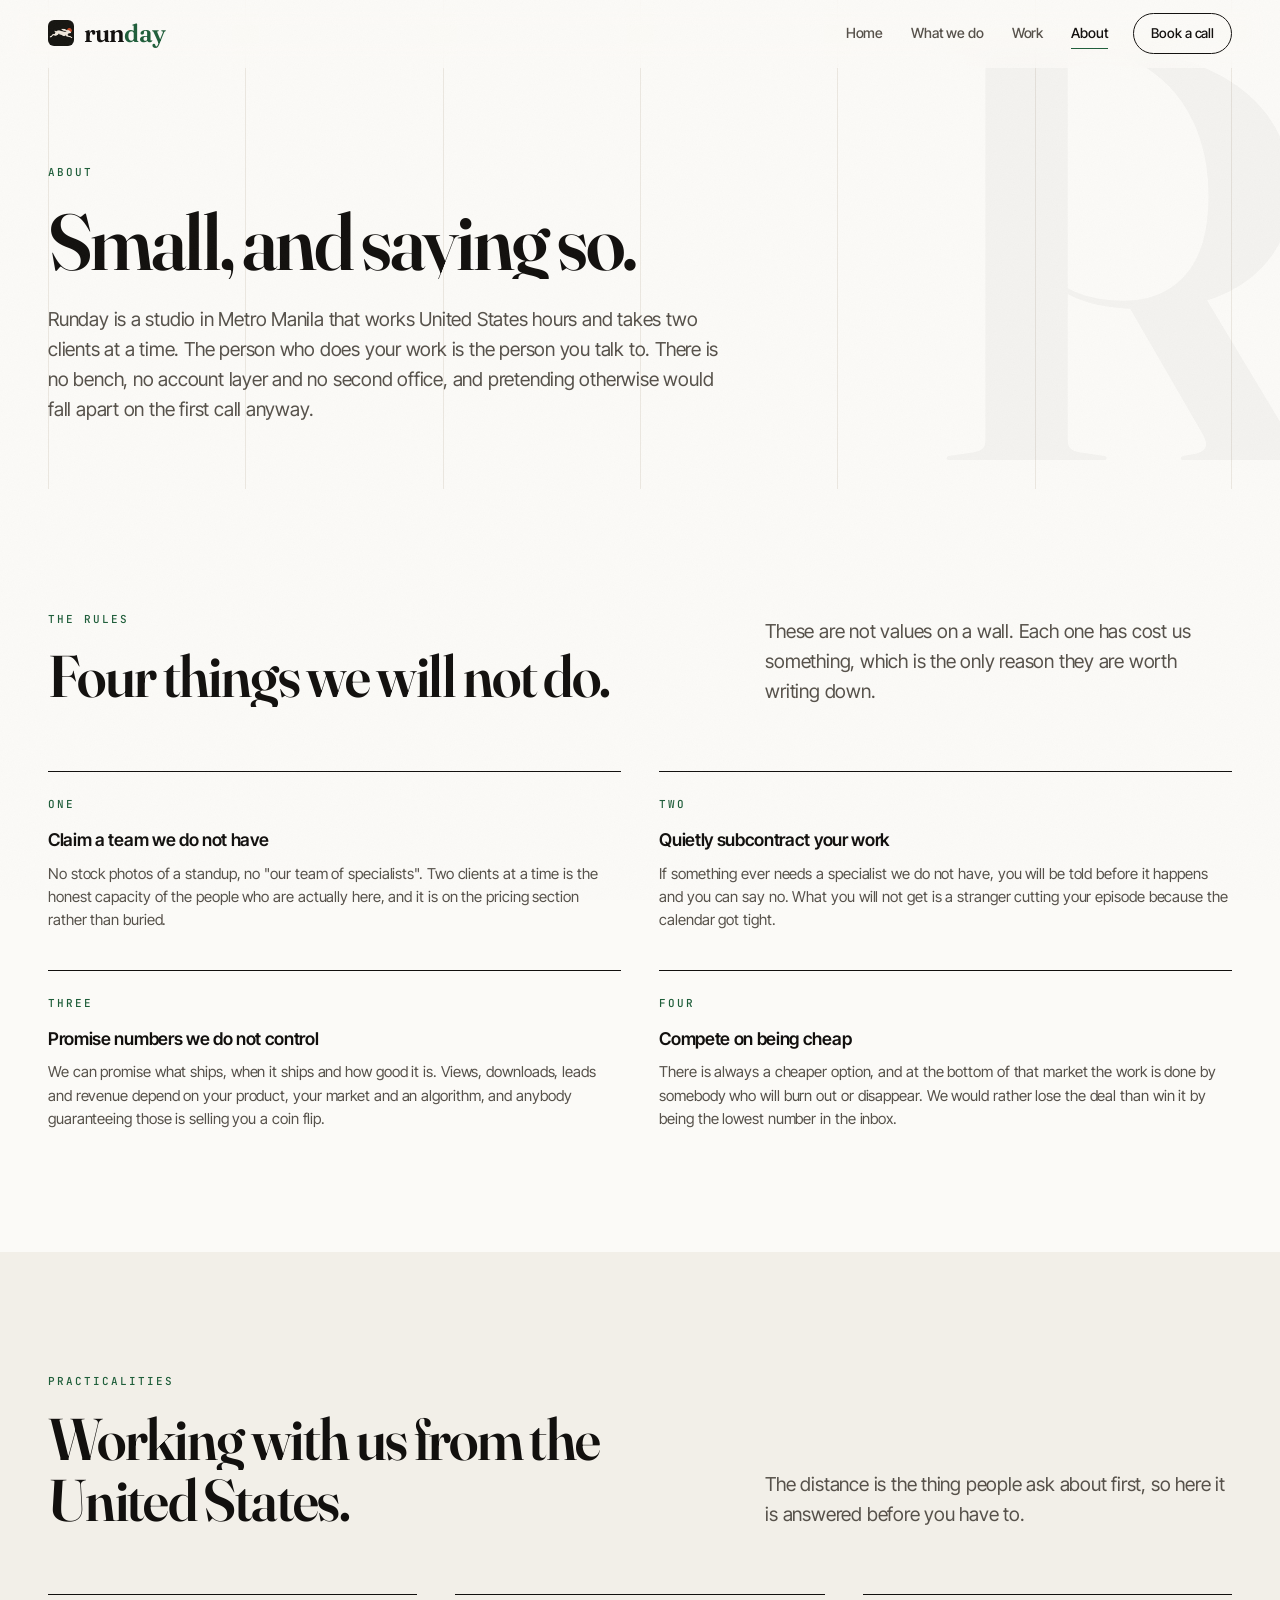
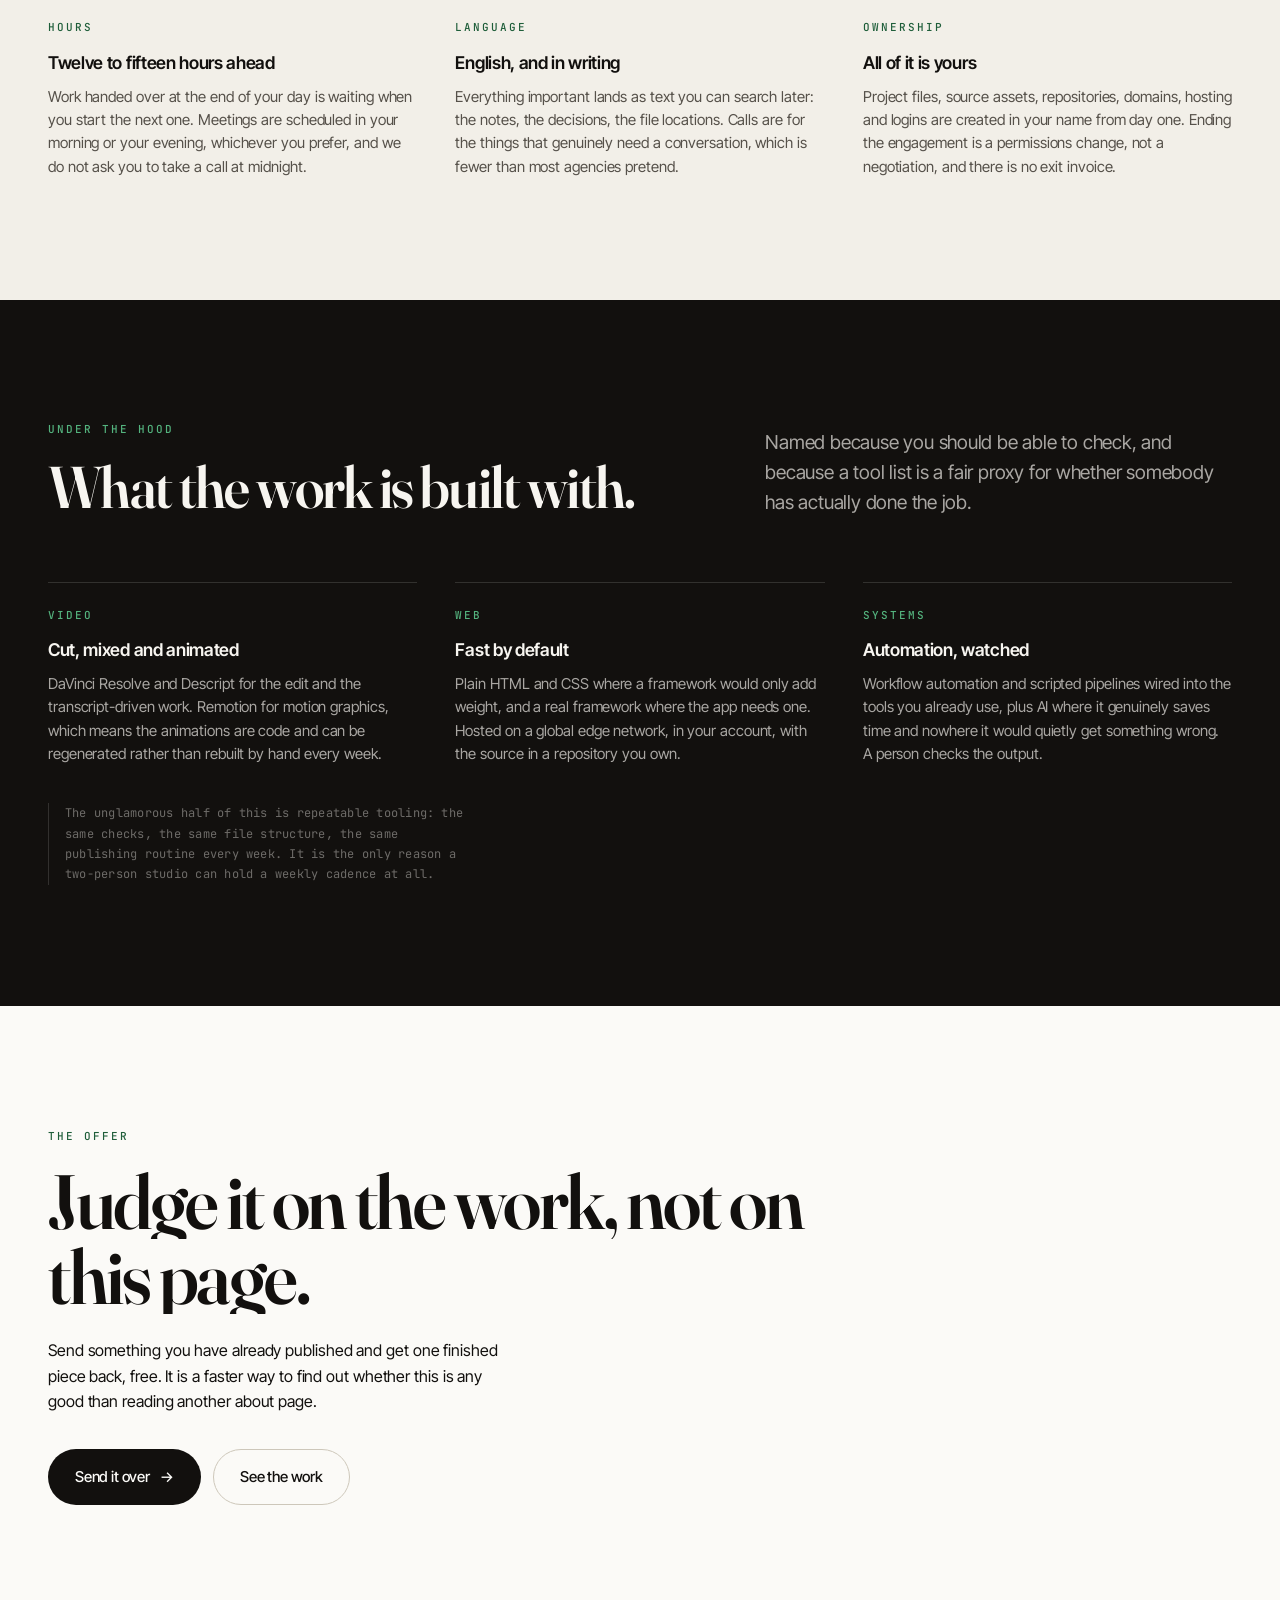
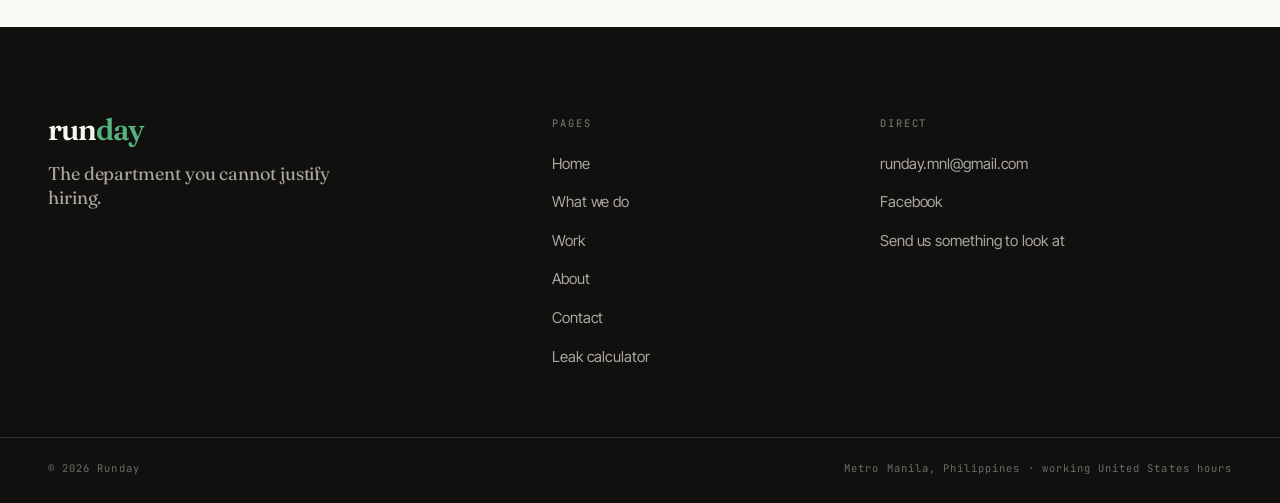
<file: about.html>
<!DOCTYPE html>
<html lang="en">
<head>
  <meta charset="UTF-8">
  <meta name="viewport" content="width=device-width, initial-scale=1.0">
  <title>About Runday: Small, and Saying So</title>
  <meta name="description" content="Runday is a two-client studio in Metro Manila working United States hours. What we will not do, how working with us actually goes, and what the work is built with.">
  <meta name="robots" content="index, follow">
  <meta name="author" content="Runday">
  <meta name="theme-color" content="#12100E">
  <link rel="canonical" href="https://runday.tech/about.html">

  <link rel="icon" type="image/svg+xml" href="assets/favicon.svg">
  <link rel="icon" href="assets/favicon.ico" sizes="any">
  <link rel="icon" type="image/png" sizes="48x48" href="assets/favicon-48.png">
  <link rel="icon" type="image/png" sizes="192x192" href="assets/favicon-192.png">
  <link rel="apple-touch-icon" href="assets/favicon-180.png">

  <meta property="og:type" content="website">
  <meta property="og:title" content="About Runday: Small, and Saying So">
  <meta property="og:description" content="A two-client studio in Metro Manila, working United States hours.">
  <meta property="og:image" content="https://runday.tech/assets/og-image.png">
  <meta property="og:url" content="https://runday.tech/about.html">
  <meta name="twitter:card" content="summary_large_image">
  <meta name="twitter:image" content="https://runday.tech/assets/og-image.png">

  <link rel="preconnect" href="https://fonts.googleapis.com">
  <link rel="preconnect" href="https://fonts.gstatic.com" crossorigin>
  <link href="https://fonts.googleapis.com/css2?family=Fraunces:opsz,wght@9..144,400..700&family=Inter+Tight:wght@400;500;600&family=JetBrains+Mono:wght@400;500&display=swap" rel="stylesheet">
  <link rel="stylesheet" href="styles.css">
</head>
<body>
  <a href="#main" class="skip-link">Skip to content</a>

  <nav class="nav">
    <div class="container">
      <a href="index.html" class="nav-logo"><img src="assets/favicon-192.png" alt="" class="nav-logo-mark" width="26" height="26">run<span>day</span></a>
      <button class="nav-toggle" aria-label="Menu" aria-expanded="false"><i></i><i></i><i></i></button>
      <ul class="nav-links">
        <li><a href="index.html">Home</a></li>
        <li><a href="services.html">What we do</a></li>
        <li><a href="work.html">Work</a></li>
        <li><a href="about.html" class="active">About</a></li>
        <li><a href="contact.html" class="nav-cta">Book a call</a></li>
      </ul>
    </div>
    <span class="nav-progress" aria-hidden="true"></span>
  </nav>

  <main id="main">

  <section class="page-head">
    <div class="hero-cols" aria-hidden="true">
      <span style="--i:0"></span><span style="--i:1"></span><span style="--i:2"></span>
      <span style="--i:3"></span><span style="--i:4"></span><span style="--i:5"></span>
    </div>
    <div class="hero-ghost" aria-hidden="true">R</div>
    <div class="container hero-inner">
      <span class="kicker">About</span>
      <h1 class="hero-h1" data-split data-split-now>Small, and saying so.</h1>
      <p class="lead rise" style="--d:.45s">Runday is a studio in Metro Manila that works United States hours and takes two clients at a time. The person who does your work is the person you talk to. There is no bench, no account layer and no second office, and pretending otherwise would fall apart on the first call anyway.</p>
    </div>
  </section>

  <!-- FOUR THINGS -->
  <section class="section">
    <div class="container">
      <div class="sec-head">
        <div>
          <span class="kicker">The rules</span>
          <h2 class="sec-h" data-split>Four things we will not do.</h2>
        </div>
        <p class="lead rise">These are not values on a wall. Each one has cost us something, which is the only reason they are worth writing down.</p>
      </div>

      <div class="grid-2">
        <div class="tile rise">
          <span class="kicker">One</span>
          <h3>Claim a team we do not have</h3>
          <p>No stock photos of a standup, no "our team of specialists". Two clients at a time is the honest capacity of the people who are actually here, and it is on the pricing section rather than buried.</p>
        </div>
        <div class="tile rise">
          <span class="kicker">Two</span>
          <h3>Quietly subcontract your work</h3>
          <p>If something ever needs a specialist we do not have, you will be told before it happens and you can say no. What you will not get is a stranger cutting your episode because the calendar got tight.</p>
        </div>
        <div class="tile rise">
          <span class="kicker">Three</span>
          <h3>Promise numbers we do not control</h3>
          <p>We can promise what ships, when it ships and how good it is. Views, downloads, leads and revenue depend on your product, your market and an algorithm, and anybody guaranteeing those is selling you a coin flip.</p>
        </div>
        <div class="tile rise">
          <span class="kicker">Four</span>
          <h3>Compete on being cheap</h3>
          <p>There is always a cheaper option, and at the bottom of that market the work is done by somebody who will burn out or disappear. We would rather lose the deal than win it by being the lowest number in the inbox.</p>
        </div>
      </div>
    </div>
  </section>

  <!-- WORKING WITH US -->
  <section class="section band-paper2">
    <div class="container">
      <div class="sec-head">
        <div>
          <span class="kicker">Practicalities</span>
          <h2 class="sec-h" data-split>Working with us from the United States.</h2>
        </div>
        <p class="lead rise">The distance is the thing people ask about first, so here it is answered before you have to.</p>
      </div>

      <div class="grid-3">
        <div class="tile rise">
          <span class="kicker">Hours</span>
          <h3>Twelve to fifteen hours ahead</h3>
          <p>Work handed over at the end of your day is waiting when you start the next one. Meetings are scheduled in your morning or your evening, whichever you prefer, and we do not ask you to take a call at midnight.</p>
        </div>
        <div class="tile rise">
          <span class="kicker">Language</span>
          <h3>English, and in writing</h3>
          <p>Everything important lands as text you can search later: the notes, the decisions, the file locations. Calls are for the things that genuinely need a conversation, which is fewer than most agencies pretend.</p>
        </div>
        <div class="tile rise">
          <span class="kicker">Ownership</span>
          <h3>All of it is yours</h3>
          <p>Project files, source assets, repositories, domains, hosting and logins are created in your name from day one. Ending the engagement is a permissions change, not a negotiation, and there is no exit invoice.</p>
        </div>
      </div>
    </div>
  </section>

  <!-- BUILT WITH -->
  <section class="section on-ink">
    <div class="container">
      <div class="sec-head">
        <div>
          <span class="kicker">Under the hood</span>
          <h2 class="sec-h" data-split>What the work is built with.</h2>
        </div>
        <p class="lead rise">Named because you should be able to check, and because a tool list is a fair proxy for whether somebody has actually done the job.</p>
      </div>

      <div class="grid-3">
        <div class="tile rise">
          <span class="kicker">Video</span>
          <h3>Cut, mixed and animated</h3>
          <p>DaVinci Resolve and Descript for the edit and the transcript-driven work. Remotion for motion graphics, which means the animations are code and can be regenerated rather than rebuilt by hand every week.</p>
        </div>
        <div class="tile rise">
          <span class="kicker">Web</span>
          <h3>Fast by default</h3>
          <p>Plain HTML and CSS where a framework would only add weight, and a real framework where the app needs one. Hosted on a global edge network, in your account, with the source in a repository you own.</p>
        </div>
        <div class="tile rise">
          <span class="kicker">Systems</span>
          <h3>Automation, watched</h3>
          <p>Workflow automation and scripted pipelines wired into the tools you already use, plus AI where it genuinely saves time and nowhere it would quietly get something wrong. A person checks the output.</p>
        </div>
      </div>

      <p class="note rise" style="margin-top:38px">The unglamorous half of this is repeatable tooling: the same checks, the same file structure, the same publishing routine every week. It is the only reason a two-person studio can hold a weekly cadence at all.</p>
    </div>
  </section>

  <section class="section cta-band">
    <div class="container">
      <span class="kicker">The offer</span>
      <h2 class="cta-h" data-split style="margin-top:18px">Judge it on the work, not on this page.</h2>
      <p>Send something you have already published and get one finished piece back, free. It is a faster way to find out whether this is any good than reading another about page.</p>
      <div class="btn-row">
        <a href="contact.html#form" class="btn btn-primary" data-magnet>Send it over<span class="btn-arrow" aria-hidden="true">&rarr;</span></a>
        <a href="work.html" class="btn btn-ghost">See the work</a>
      </div>
    </div>
  </section>

  </main>

  <footer class="footer">
    <div class="container">
      <div class="footer-top">
        <div>
          <div class="nav-logo">run<span>day</span></div>
          <p class="footer-tag">The department you cannot justify hiring.</p>
        </div>
        <div class="footer-col">
          <h2>Pages</h2>
          <ul>
            <li><a href="index.html">Home</a></li>
            <li><a href="services.html">What we do</a></li>
            <li><a href="work.html">Work</a></li>
            <li><a href="about.html">About</a></li>
            <li><a href="contact.html">Contact</a></li>
            <li><a href="calculator.html">Leak calculator</a></li>
          </ul>
        </div>
        <div class="footer-col">
          <h2>Direct</h2>
          <ul>
            <li><a href="mailto:runday.mnl@gmail.com">runday.mnl@gmail.com</a></li>
            <li><a href="https://www.facebook.com/profile.php?id=61590141402371" rel="noopener">Facebook</a></li>
            <li><a href="contact.html#form">Send us something to look at</a></li>
          </ul>
        </div>
      </div>
    </div>
    <div class="footer-bottom">
      <div class="container">
        <span>&copy; 2026 Runday</span>
        <span>Metro Manila, Philippines &middot; working United States hours</span>
      </div>
    </div>
  </footer>

  <script src="script.js"></script>
</body>
</html>
</file>
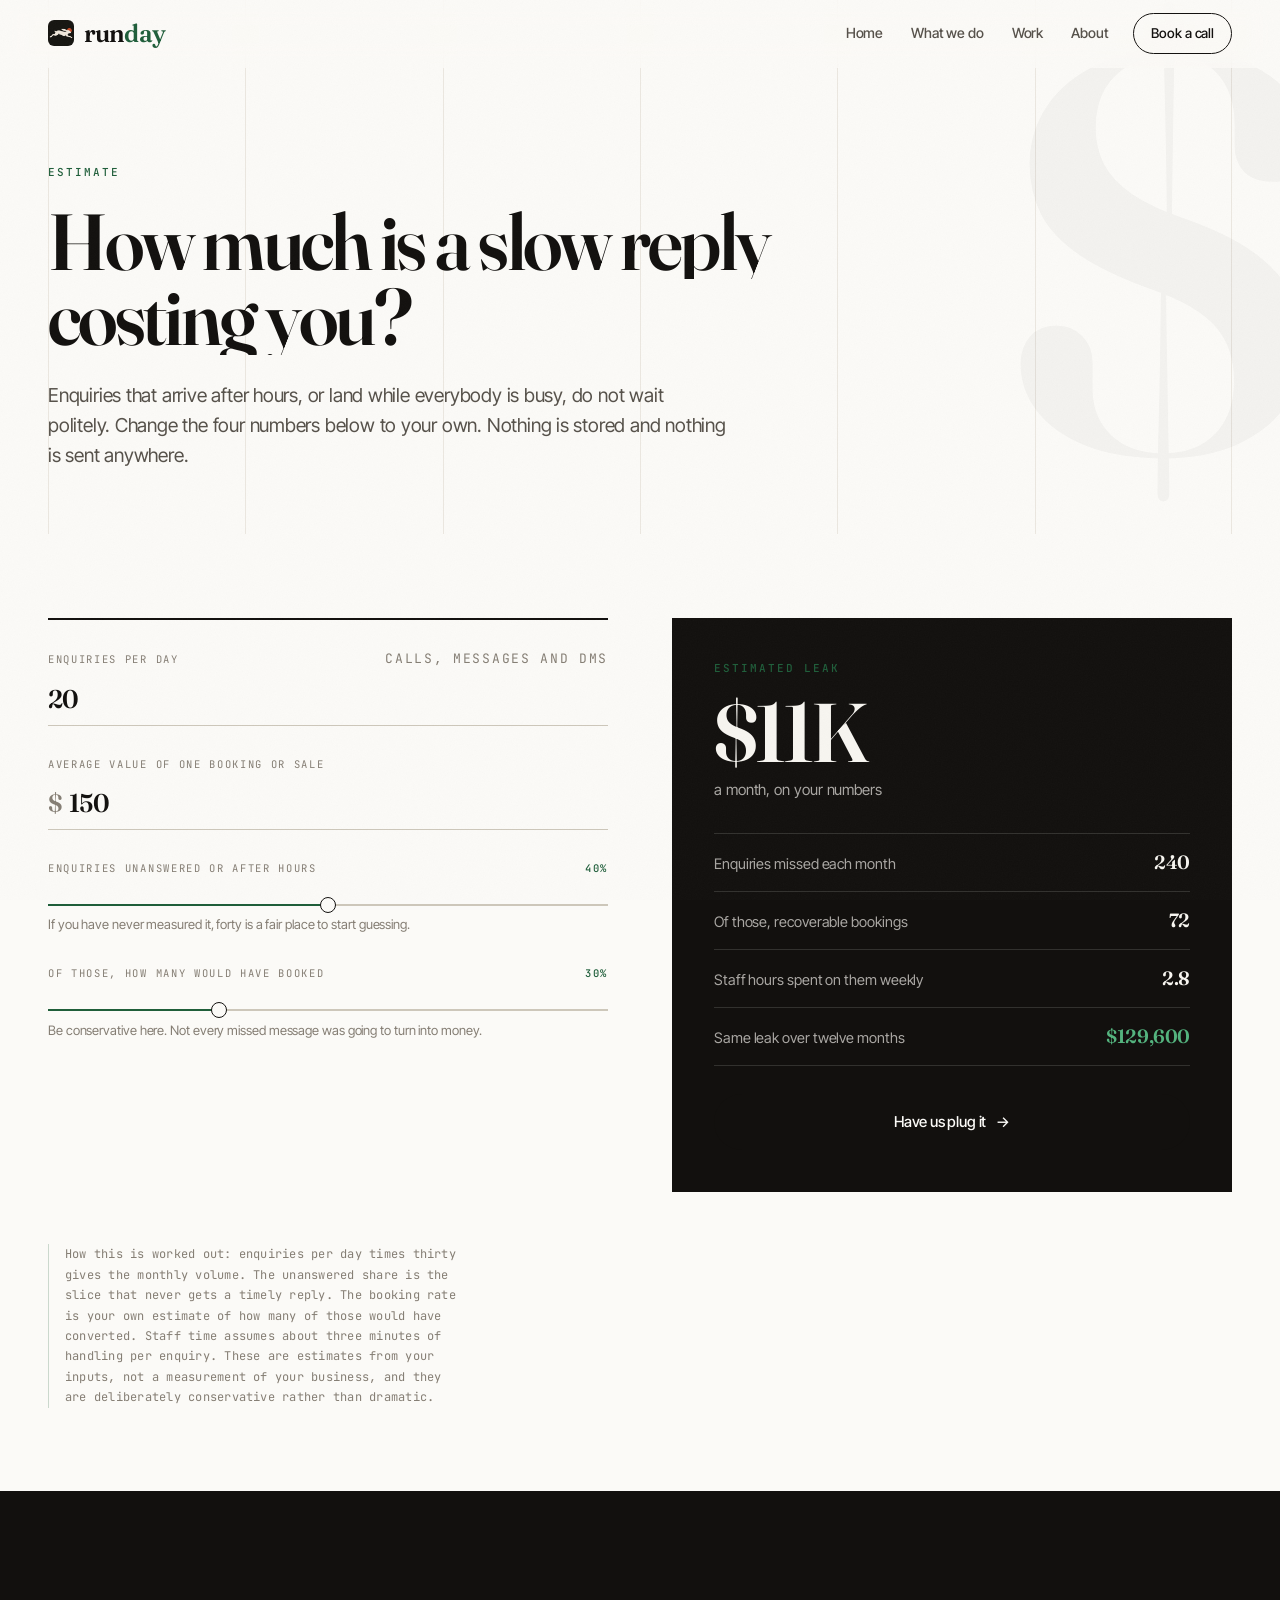
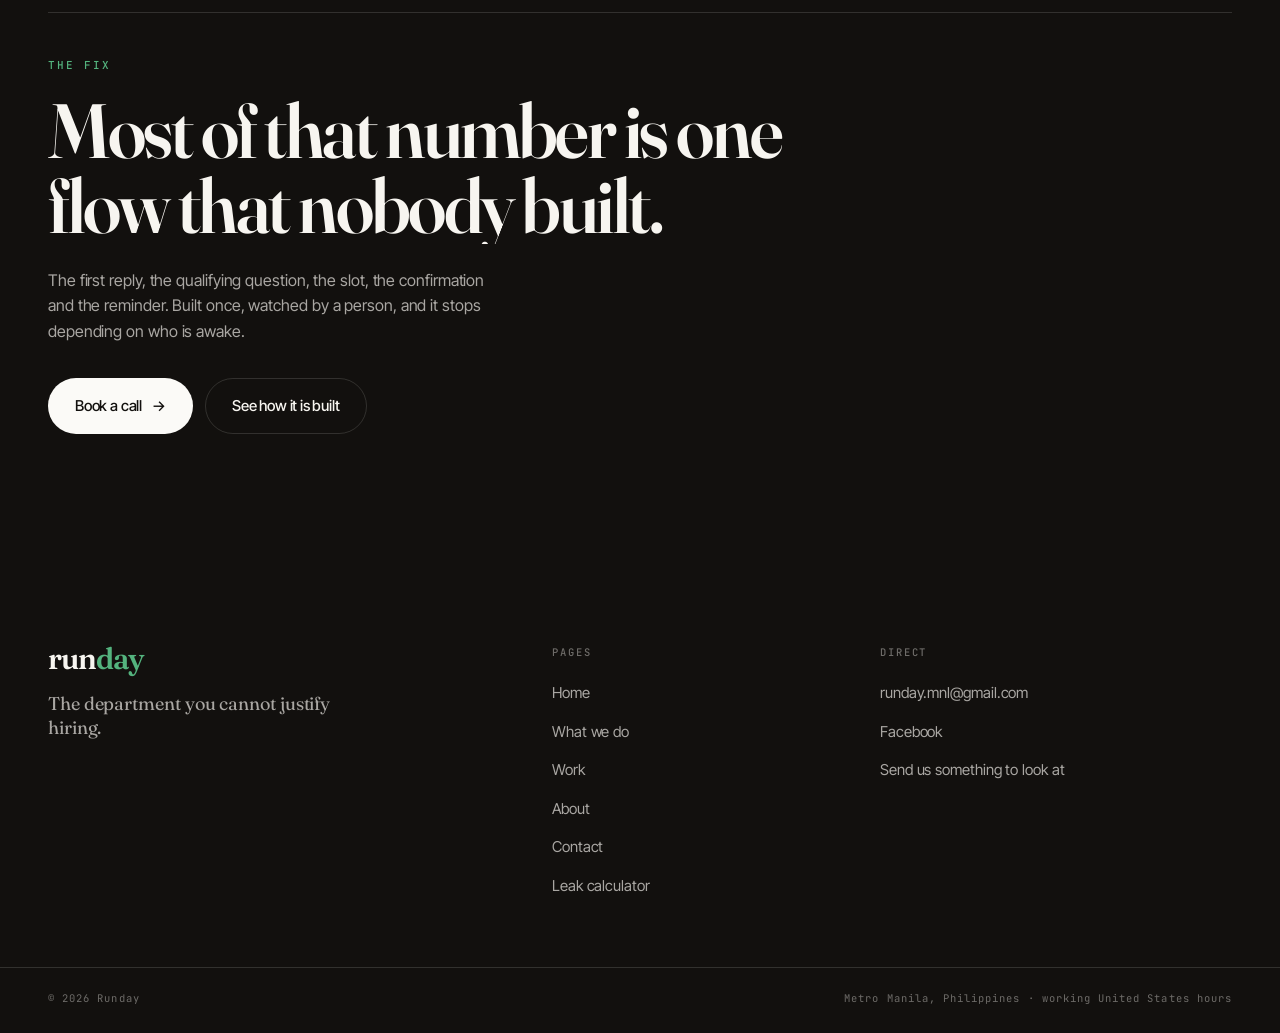
<file: calculator.html>
<!DOCTYPE html>
<html lang="en">
<head>
  <meta charset="UTF-8">
  <meta name="viewport" content="width=device-width, initial-scale=1.0">
  <title>What Slow Replies Cost You | Runday</title>
  <meta name="description" content="A quick estimate of the revenue leaking out of enquiries that go unanswered or arrive after hours. Change the numbers to your own. Nothing is stored and nothing is sent.">
  <meta name="robots" content="index, follow">
  <meta name="author" content="Runday">
  <meta name="theme-color" content="#12100E">
  <link rel="canonical" href="https://runday.tech/calculator.html">

  <link rel="icon" type="image/svg+xml" href="assets/favicon.svg">
  <link rel="icon" href="assets/favicon.ico" sizes="any">
  <link rel="icon" type="image/png" sizes="48x48" href="assets/favicon-48.png">
  <link rel="icon" type="image/png" sizes="192x192" href="assets/favicon-192.png">
  <link rel="apple-touch-icon" href="assets/favicon-180.png">

  <meta property="og:type" content="website">
  <meta property="og:title" content="What Slow Replies Cost You | Runday">
  <meta property="og:description" content="Estimate the revenue leaking out of unanswered and after-hours enquiries.">
  <meta property="og:image" content="https://runday.tech/assets/og-image.png">
  <meta property="og:url" content="https://runday.tech/calculator.html">
  <meta name="twitter:card" content="summary_large_image">
  <meta name="twitter:image" content="https://runday.tech/assets/og-image.png">

  <link rel="preconnect" href="https://fonts.googleapis.com">
  <link rel="preconnect" href="https://fonts.gstatic.com" crossorigin>
  <link href="https://fonts.googleapis.com/css2?family=Fraunces:opsz,wght@9..144,400..700&family=Inter+Tight:wght@400;500;600&family=JetBrains+Mono:wght@400;500&display=swap" rel="stylesheet">
  <link rel="stylesheet" href="styles.css">

  <style>
    .calc-wrap {
      display: grid;
      grid-template-columns: minmax(0, 6fr) minmax(0, 6fr);
      gap: clamp(28px, 5vw, 72px);
      align-items: start;
    }
    .calc-panel { border-top: 2px solid var(--ink); padding-top: 28px; }
    .calc-field { margin-bottom: 30px; }
    .calc-field:last-child { margin-bottom: 0; }
    .calc-field label {
      display: flex;
      align-items: baseline;
      justify-content: space-between;
      gap: 14px;
      font-family: var(--mono);
      font-size: 10.5px;
      letter-spacing: 0.16em;
      text-transform: uppercase;
      color: var(--ink-faint);
      margin-bottom: 10px;
    }
    .calc-field label b { color: var(--field); font-weight: 500; font-variant-numeric: tabular-nums; }
    .calc-num {
      display: flex;
      align-items: baseline;
      gap: 6px;
      border-bottom: 1px solid var(--rule-strong);
      transition: border-color 0.28s ease;
    }
    .calc-num:focus-within { border-bottom-color: var(--field); }
    .calc-num span {
      font-family: var(--serif);
      font-variation-settings: 'SOFT' 0, 'WONK' 1, 'opsz' 72;
      font-weight: 600;
      font-size: 1.6rem;
      color: var(--ink-faint);
    }
    .calc-num input {
      flex: 1;
      width: 100%;
      font-family: var(--serif);
      font-variation-settings: 'SOFT' 0, 'WONK' 1, 'opsz' 72;
      font-weight: 600;
      font-size: 1.6rem;
      letter-spacing: -0.025em;
      color: var(--ink);
      background: none;
      border: none;
      padding: 4px 0 10px;
      font-variant-numeric: tabular-nums;
    }
    .calc-num input:focus { outline: none; }
    .calc-num input::-webkit-outer-spin-button,
    .calc-num input::-webkit-inner-spin-button { -webkit-appearance: none; margin: 0; }

    input[type="range"].calc-range {
      -webkit-appearance: none;
      appearance: none;
      width: 100%;
      height: 2px;
      background: linear-gradient(to right, var(--field) 0 var(--fill, 40%), var(--rule-strong) var(--fill, 40%) 100%);
      margin: 14px 0 6px;
      cursor: pointer;
    }
    input[type="range"].calc-range::-webkit-slider-thumb {
      -webkit-appearance: none;
      appearance: none;
      width: 16px; height: 16px;
      border-radius: 50%;
      background: var(--paper);
      border: 1.5px solid var(--ink);
      cursor: grab;
    }
    input[type="range"].calc-range::-moz-range-thumb {
      width: 14px; height: 14px;
      border-radius: 50%;
      background: var(--paper);
      border: 1.5px solid var(--ink);
      cursor: grab;
    }
    .calc-hint { font-size: 13px; color: var(--ink-faint); }

    .calc-out {
      position: sticky;
      top: calc(var(--nav-h) + 26px);
      background: var(--ink);
      color: var(--on-ink);
      padding: clamp(26px, 3.4vw, 42px);
    }
    .calc-big {
      font-family: var(--serif);
      font-variation-settings: 'SOFT' 0, 'WONK' 1, 'opsz' 144;
      font-weight: 600;
      font-size: clamp(3rem, 7vw, 5.2rem);
      line-height: 0.95;
      letter-spacing: -0.035em;
      font-variant-numeric: tabular-nums;
      margin: 16px 0 6px;
    }
    .calc-big-l { font-size: 15px; color: var(--on-ink-soft); }
    .calc-rows { margin-top: 30px; border-top: 1px solid var(--on-ink-rule); }
    .calc-row {
      display: flex;
      align-items: baseline;
      justify-content: space-between;
      gap: 16px;
      padding: 13px 0;
      border-bottom: 1px solid var(--on-ink-rule);
    }
    .calc-row dt { font-size: 14.5px; color: var(--on-ink-soft); }
    .calc-row dd {
      font-family: var(--serif);
      font-variation-settings: 'SOFT' 0, 'WONK' 1, 'opsz' 48;
      font-weight: 600;
      font-size: 1.2rem;
      letter-spacing: -0.02em;
      font-variant-numeric: tabular-nums;
      white-space: nowrap;
    }
    .calc-row.is-year dd { color: var(--field-bright); }
    .calc-out .btn { margin-top: 28px; width: 100%; justify-content: center; }

    @media (max-width: 1024px) {
      .calc-wrap { grid-template-columns: 1fr; }
      .calc-out { position: static; }
    }
  </style>
</head>
<body>
  <a href="#main" class="skip-link">Skip to content</a>

  <nav class="nav">
    <div class="container">
      <a href="index.html" class="nav-logo"><img src="assets/favicon-192.png" alt="" class="nav-logo-mark" width="26" height="26">run<span>day</span></a>
      <button class="nav-toggle" aria-label="Menu" aria-expanded="false"><i></i><i></i><i></i></button>
      <ul class="nav-links">
        <li><a href="index.html">Home</a></li>
        <li><a href="services.html">What we do</a></li>
        <li><a href="work.html">Work</a></li>
        <li><a href="about.html">About</a></li>
        <li><a href="contact.html" class="nav-cta">Book a call</a></li>
      </ul>
    </div>
    <span class="nav-progress" aria-hidden="true"></span>
  </nav>

  <main id="main">

  <section class="page-head">
    <div class="hero-cols" aria-hidden="true">
      <span style="--i:0"></span><span style="--i:1"></span><span style="--i:2"></span>
      <span style="--i:3"></span><span style="--i:4"></span><span style="--i:5"></span>
    </div>
    <div class="hero-ghost" aria-hidden="true">$</div>
    <div class="container hero-inner">
      <span class="kicker">Estimate</span>
      <h1 class="hero-h1" data-split data-split-now>How much is a slow reply costing you?</h1>
      <p class="lead rise" style="--d:.45s">Enquiries that arrive after hours, or land while everybody is busy, do not wait politely. Change the four numbers below to your own. Nothing is stored and nothing is sent anywhere.</p>
    </div>
  </section>

  <section class="section section-tight">
    <div class="container">
      <div class="calc-wrap">

        <div class="calc-panel rise">
          <div class="calc-field">
            <label for="inq">Enquiries per day <span class="calc-hint">calls, messages and DMs</span></label>
            <div class="calc-num">
              <input type="number" id="inq" min="0" max="2000" value="20" inputmode="numeric">
            </div>
          </div>

          <div class="calc-field">
            <label for="val">Average value of one booking or sale</label>
            <div class="calc-num">
              <span>$</span>
              <input type="number" id="val" min="0" max="1000000" value="150" inputmode="numeric">
            </div>
          </div>

          <div class="calc-field">
            <label for="after">Enquiries unanswered or after hours <b><span id="afterVal">40</span>%</b></label>
            <input type="range" id="after" class="calc-range" min="0" max="80" value="40" step="5">
            <p class="calc-hint">If you have never measured it, forty is a fair place to start guessing.</p>
          </div>

          <div class="calc-field">
            <label for="rate">Of those, how many would have booked <b><span id="rateVal">30</span>%</b></label>
            <input type="range" id="rate" class="calc-range" min="0" max="100" value="30" step="5">
            <p class="calc-hint">Be conservative here. Not every missed message was going to turn into money.</p>
          </div>
        </div>

        <div class="calc-out rise">
          <span class="kicker">Estimated leak</span>
          <div class="calc-big" id="outRevenue">$0</div>
          <p class="calc-big-l">a month, on your numbers</p>

          <dl class="calc-rows">
            <div class="calc-row"><dt>Enquiries missed each month</dt><dd id="outMissed">0</dd></div>
            <div class="calc-row"><dt>Of those, recoverable bookings</dt><dd id="outRecover">0</dd></div>
            <div class="calc-row"><dt>Staff hours spent on them weekly</dt><dd id="outHours">0</dd></div>
            <div class="calc-row is-year"><dt>Same leak over twelve months</dt><dd id="outYear">$0</dd></div>
          </dl>

          <a href="contact.html#form" class="btn btn-primary" data-magnet>Have us plug it<span class="btn-arrow" aria-hidden="true">&rarr;</span></a>
        </div>

      </div>

      <p class="note rise" style="margin-top:52px">
        How this is worked out: enquiries per day times thirty gives the monthly volume. The unanswered
        share is the slice that never gets a timely reply. The booking rate is your own estimate of how
        many of those would have converted. Staff time assumes about three minutes of handling per
        enquiry. These are estimates from your inputs, not a measurement of your business, and they are
        deliberately conservative rather than dramatic.
      </p>
    </div>
  </section>

  <section class="section on-ink cta-band">
    <div class="container">
      <div class="cta-rule draw"></div>
      <span class="kicker">The fix</span>
      <h2 class="cta-h" data-split style="margin-top:18px">Most of that number is one flow that nobody built.</h2>
      <p>The first reply, the qualifying question, the slot, the confirmation and the reminder. Built once, watched by a person, and it stops depending on who is awake.</p>
      <div class="btn-row">
        <a href="contact.html" class="btn btn-primary" data-magnet>Book a call<span class="btn-arrow" aria-hidden="true">&rarr;</span></a>
        <a href="services.html#systems" class="btn btn-ghost">See how it is built</a>
      </div>
    </div>
  </section>

  </main>

  <footer class="footer">
    <div class="container">
      <div class="footer-top">
        <div>
          <div class="nav-logo">run<span>day</span></div>
          <p class="footer-tag">The department you cannot justify hiring.</p>
        </div>
        <div class="footer-col">
          <h2>Pages</h2>
          <ul>
            <li><a href="index.html">Home</a></li>
            <li><a href="services.html">What we do</a></li>
            <li><a href="work.html">Work</a></li>
            <li><a href="about.html">About</a></li>
            <li><a href="contact.html">Contact</a></li>
            <li><a href="calculator.html">Leak calculator</a></li>
          </ul>
        </div>
        <div class="footer-col">
          <h2>Direct</h2>
          <ul>
            <li><a href="mailto:runday.mnl@gmail.com">runday.mnl@gmail.com</a></li>
            <li><a href="https://www.facebook.com/profile.php?id=61590141402371" rel="noopener">Facebook</a></li>
            <li><a href="contact.html#form">Send us something to look at</a></li>
          </ul>
        </div>
      </div>
    </div>
    <div class="footer-bottom">
      <div class="container">
        <span>&copy; 2026 Runday</span>
        <span>Metro Manila, Philippines &middot; working United States hours</span>
      </div>
    </div>
  </footer>

  <script src="script.js"></script>
  <script>
    (function () {
      var inq = document.getElementById('inq');
      var val = document.getElementById('val');
      var after = document.getElementById('after');
      var rate = document.getElementById('rate');
      var afterVal = document.getElementById('afterVal');
      var rateVal = document.getElementById('rateVal');

      var outRevenue = document.getElementById('outRevenue');
      var outMissed = document.getElementById('outMissed');
      var outRecover = document.getElementById('outRecover');
      var outHours = document.getElementById('outHours');
      var outYear = document.getElementById('outYear');

      function usd(n) { return '$' + Math.round(n).toLocaleString('en-US'); }

      // Compact for the headline: $4.2K, $1.1M
      function usdBig(n) {
        n = Math.round(n);
        if (n >= 1000000) return '$' + (n / 1000000).toFixed(n >= 10000000 ? 0 : 1).replace(/\.0$/, '') + 'M';
        if (n >= 10000) return '$' + Math.round(n / 1000) + 'K';
        if (n >= 1000) return '$' + (n / 1000).toFixed(1).replace(/\.0$/, '') + 'K';
        return '$' + n.toLocaleString('en-US');
      }
      function num(n) { return Math.round(n).toLocaleString('en-US'); }

      function fillRange(el) {
        var pct = (el.value - el.min) / (el.max - el.min) * 100;
        el.style.setProperty('--fill', pct + '%');
      }

      function calc() {
        var dailyInq = Math.max(0, +inq.value || 0);
        var avgVal = Math.max(0, +val.value || 0);
        var afterPct = (+after.value || 0) / 100;
        var bookRate = (+rate.value || 0) / 100;

        var monthlyInq = dailyInq * 30;
        var missed = monthlyInq * afterPct;
        var recoverable = missed * bookRate;
        var revenueLost = recoverable * avgVal;
        // ~3 minutes of handling per missed enquiry, expressed per week
        var hoursWeek = (missed * 3) / 60 / 4.33;

        afterVal.textContent = after.value;
        rateVal.textContent = rate.value;

        outRevenue.textContent = usdBig(revenueLost);
        outMissed.textContent = num(missed);
        outRecover.textContent = num(recoverable);
        outHours.textContent = (Math.round(hoursWeek * 10) / 10).toLocaleString('en-US');
        outYear.textContent = usd(revenueLost * 12);
      }

      [inq, val, after, rate].forEach(function (el) { el.addEventListener('input', calc); });
      [after, rate].forEach(function (el) {
        el.addEventListener('input', function () { fillRange(el); });
        fillRange(el);
      });
      calc();
    })();
  </script>
</body>
</html>
</file>
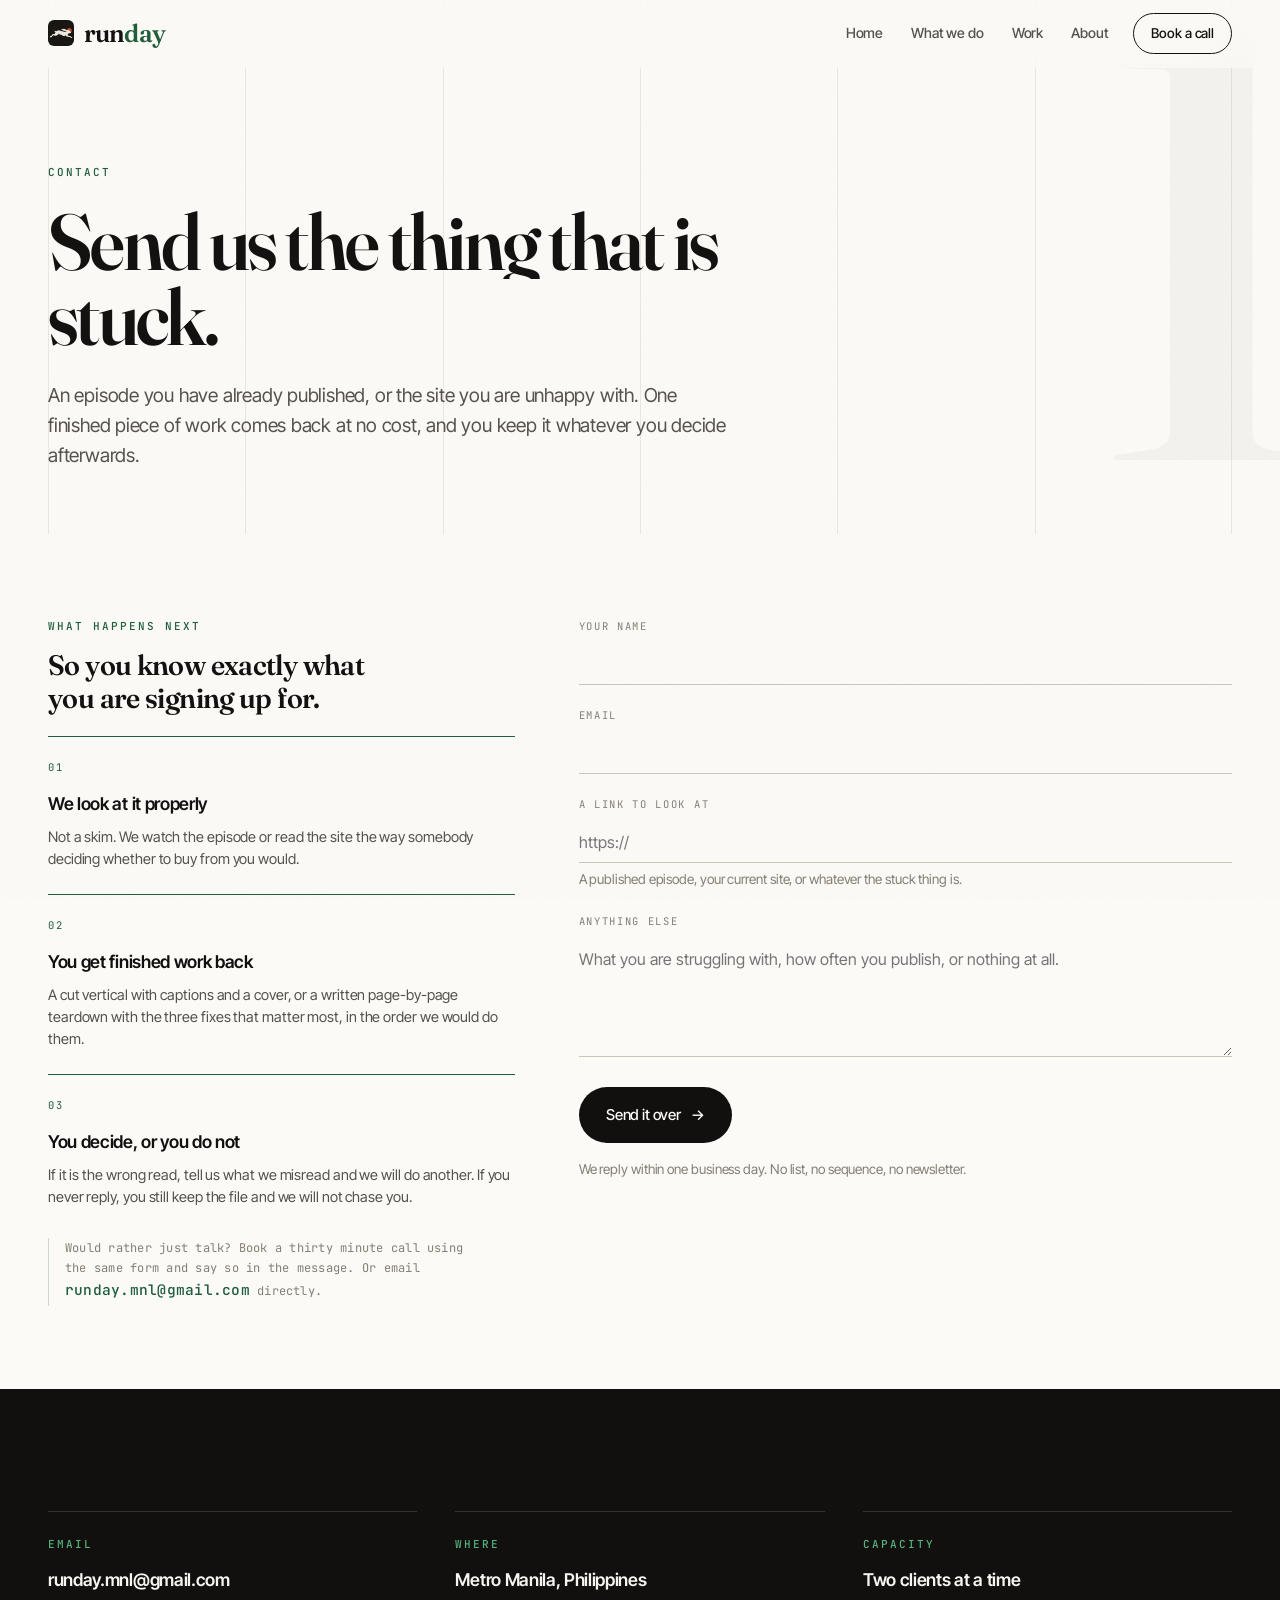
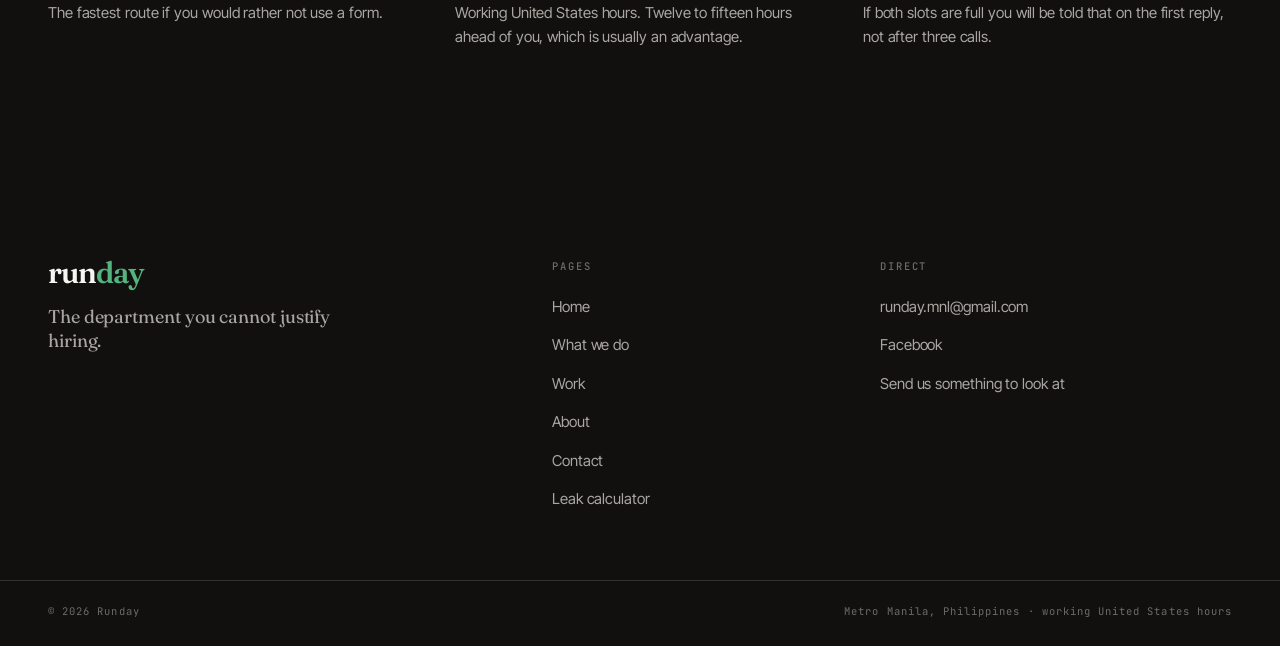
<file: contact.html>
<!DOCTYPE html>
<html lang="en">
<head>
  <meta charset="UTF-8">
  <meta name="viewport" content="width=device-width, initial-scale=1.0">
  <title>Send Us Something to Look At | Runday</title>
  <meta name="description" content="Send an episode you have already published, or the site you are unhappy with, and get one finished piece of work back free. Or book a thirty minute call. We reply within one business day.">
  <meta name="robots" content="index, follow">
  <meta name="author" content="Runday">
  <meta name="theme-color" content="#12100E">
  <link rel="canonical" href="https://runday.tech/contact.html">

  <link rel="icon" type="image/svg+xml" href="assets/favicon.svg">
  <link rel="icon" href="assets/favicon.ico" sizes="any">
  <link rel="icon" type="image/png" sizes="48x48" href="assets/favicon-48.png">
  <link rel="icon" type="image/png" sizes="192x192" href="assets/favicon-192.png">
  <link rel="apple-touch-icon" href="assets/favicon-180.png">

  <meta property="og:type" content="website">
  <meta property="og:title" content="Send Us Something to Look At | Runday">
  <meta property="og:description" content="One finished piece of work back, free. Or a thirty minute call.">
  <meta property="og:image" content="https://runday.tech/assets/og-image.png">
  <meta property="og:url" content="https://runday.tech/contact.html">
  <meta name="twitter:card" content="summary_large_image">
  <meta name="twitter:image" content="https://runday.tech/assets/og-image.png">

  <link rel="preconnect" href="https://fonts.googleapis.com">
  <link rel="preconnect" href="https://fonts.gstatic.com" crossorigin>
  <link href="https://fonts.googleapis.com/css2?family=Fraunces:opsz,wght@9..144,400..700&family=Inter+Tight:wght@400;500;600&family=JetBrains+Mono:wght@400;500&display=swap" rel="stylesheet">
  <link rel="stylesheet" href="styles.css">
</head>
<body>
  <a href="#main" class="skip-link">Skip to content</a>

  <nav class="nav">
    <div class="container">
      <a href="index.html" class="nav-logo"><img src="assets/favicon-192.png" alt="" class="nav-logo-mark" width="26" height="26">run<span>day</span></a>
      <button class="nav-toggle" aria-label="Menu" aria-expanded="false"><i></i><i></i><i></i></button>
      <ul class="nav-links">
        <li><a href="index.html">Home</a></li>
        <li><a href="services.html">What we do</a></li>
        <li><a href="work.html">Work</a></li>
        <li><a href="about.html">About</a></li>
        <li><a href="contact.html" class="nav-cta active">Book a call</a></li>
      </ul>
    </div>
    <span class="nav-progress" aria-hidden="true"></span>
  </nav>

  <main id="main">

  <section class="page-head">
    <div class="hero-cols" aria-hidden="true">
      <span style="--i:0"></span><span style="--i:1"></span><span style="--i:2"></span>
      <span style="--i:3"></span><span style="--i:4"></span><span style="--i:5"></span>
    </div>
    <div class="hero-ghost" aria-hidden="true">1</div>
    <div class="container hero-inner">
      <span class="kicker">Contact</span>
      <h1 class="hero-h1" data-split data-split-now>Send us the thing that is stuck.</h1>
      <p class="lead rise" style="--d:.45s">An episode you have already published, or the site you are unhappy with. One finished piece of work comes back at no cost, and you keep it whatever you decide afterwards.</p>
    </div>
  </section>

  <section class="section section-tight" id="form">
    <div class="container">
      <div class="form-wrap">
        <div class="rise">
          <span class="kicker">What happens next</span>
          <h2 class="serif-h" style="margin:14px 0 22px;max-width:18ch">So you know exactly what you are signing up for.</h2>
          <div class="proc" style="grid-template-columns:1fr;border-top:1px solid var(--rule)">
            <div class="proc-step" style="border-right:none;border-bottom:1px solid var(--rule);padding:22px 0 24px">
              <span class="proc-n">01</span>
              <h3>We look at it properly</h3>
              <p>Not a skim. We watch the episode or read the site the way somebody deciding whether to buy from you would.</p>
            </div>
            <div class="proc-step" style="border-right:none;border-bottom:1px solid var(--rule);padding:22px 0 24px">
              <span class="proc-n">02</span>
              <h3>You get finished work back</h3>
              <p>A cut vertical with captions and a cover, or a written page-by-page teardown with the three fixes that matter most, in the order we would do them.</p>
            </div>
            <div class="proc-step" style="border-right:none;padding:22px 0 0">
              <span class="proc-n">03</span>
              <h3>You decide, or you do not</h3>
              <p>If it is the wrong read, tell us what we misread and we will do another. If you never reply, you still keep the file and we will not chase you.</p>
            </div>
          </div>
          <p class="note" style="margin-top:30px">Would rather just talk? Book a thirty minute call using the same form and say so in the message. Or email <a href="mailto:runday.mnl@gmail.com" class="tlink">runday.mnl@gmail.com</a> directly.</p>
        </div>

        <div class="rise">
          <form action="https://formspree.io/f/xvzylled" method="POST" class="contact-form">
            <div class="field">
              <label for="name">Your name</label>
              <input type="text" id="name" name="name" autocomplete="name" required>
            </div>
            <div class="field">
              <label for="email">Email</label>
              <input type="email" id="email" name="email" autocomplete="email" required>
            </div>
            <div class="field">
              <label for="link">A link to look at</label>
              <input type="url" id="link" name="link" inputmode="url" placeholder="https://" required>
              <p class="form-note">A published episode, your current site, or whatever the stuck thing is.</p>
            </div>
            <div class="field">
              <label for="message">Anything else</label>
              <textarea id="message" name="message" rows="4" placeholder="What you are struggling with, how often you publish, or nothing at all."></textarea>
            </div>
            <div style="position:absolute;left:-9999px" aria-hidden="true">
              <label for="company_website">Leave this empty</label>
              <input type="text" id="company_website" name="_gotcha" tabindex="-1" autocomplete="off">
            </div>
            <button type="submit" class="btn btn-primary" data-magnet>Send it over<span class="btn-arrow" aria-hidden="true">&rarr;</span></button>
            <p class="form-note" style="margin-top:16px">We reply within one business day. No list, no sequence, no newsletter.</p>
          </form>
        </div>
      </div>
    </div>
  </section>

  <section class="section on-ink">
    <div class="container">
      <div class="grid-3">
        <div class="tile rise">
          <span class="kicker">Email</span>
          <h3><a href="mailto:runday.mnl@gmail.com">runday.mnl@gmail.com</a></h3>
          <p>The fastest route if you would rather not use a form.</p>
        </div>
        <div class="tile rise">
          <span class="kicker">Where</span>
          <h3>Metro Manila, Philippines</h3>
          <p>Working United States hours. Twelve to fifteen hours ahead of you, which is usually an advantage.</p>
        </div>
        <div class="tile rise">
          <span class="kicker">Capacity</span>
          <h3>Two clients at a time</h3>
          <p>If both slots are full you will be told that on the first reply, not after three calls.</p>
        </div>
      </div>
    </div>
  </section>

  </main>

  <footer class="footer">
    <div class="container">
      <div class="footer-top">
        <div>
          <div class="nav-logo">run<span>day</span></div>
          <p class="footer-tag">The department you cannot justify hiring.</p>
        </div>
        <div class="footer-col">
          <h2>Pages</h2>
          <ul>
            <li><a href="index.html">Home</a></li>
            <li><a href="services.html">What we do</a></li>
            <li><a href="work.html">Work</a></li>
            <li><a href="about.html">About</a></li>
            <li><a href="contact.html">Contact</a></li>
            <li><a href="calculator.html">Leak calculator</a></li>
          </ul>
        </div>
        <div class="footer-col">
          <h2>Direct</h2>
          <ul>
            <li><a href="mailto:runday.mnl@gmail.com">runday.mnl@gmail.com</a></li>
            <li><a href="https://www.facebook.com/profile.php?id=61590141402371" rel="noopener">Facebook</a></li>
            <li><a href="contact.html#form">Send us something to look at</a></li>
          </ul>
        </div>
      </div>
    </div>
    <div class="footer-bottom">
      <div class="container">
        <span>&copy; 2026 Runday</span>
        <span>Metro Manila, Philippines &middot; working United States hours</span>
      </div>
    </div>
  </footer>

  <script src="script.js"></script>
</body>
</html>
</file>
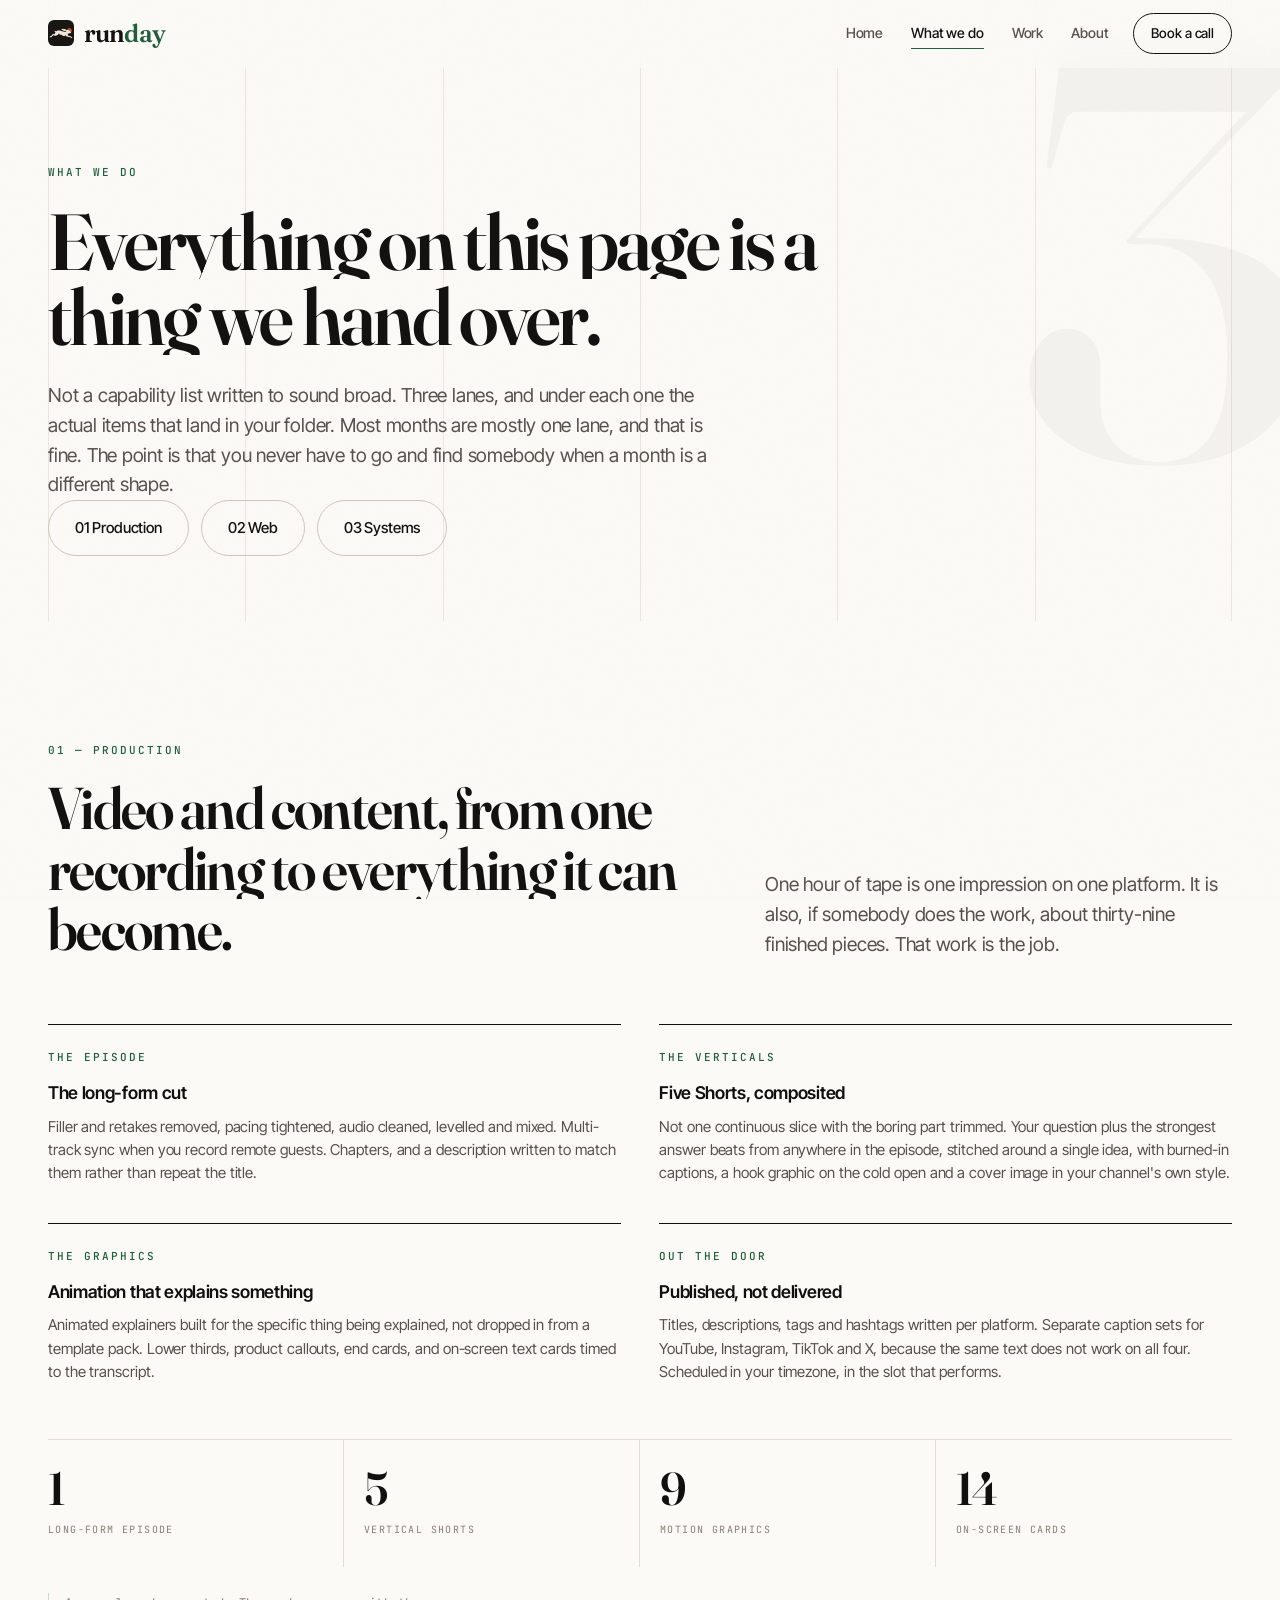
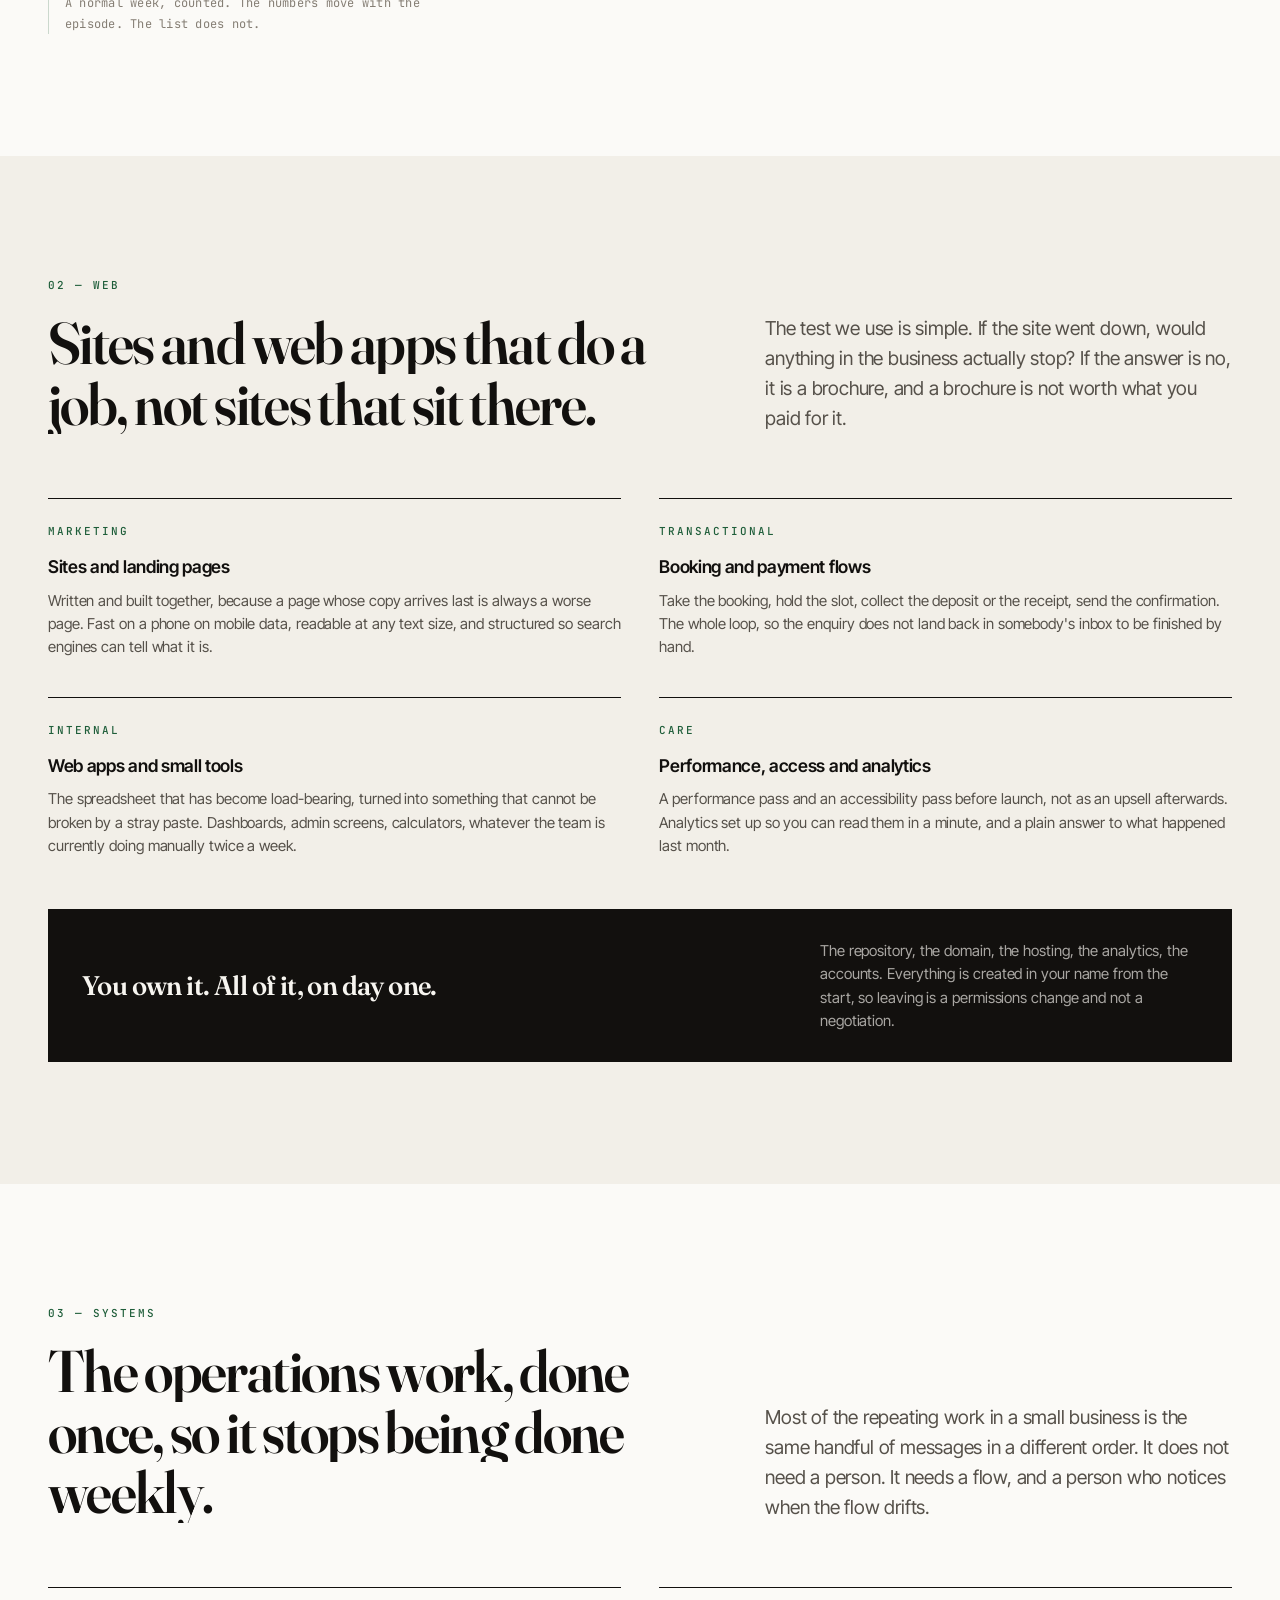
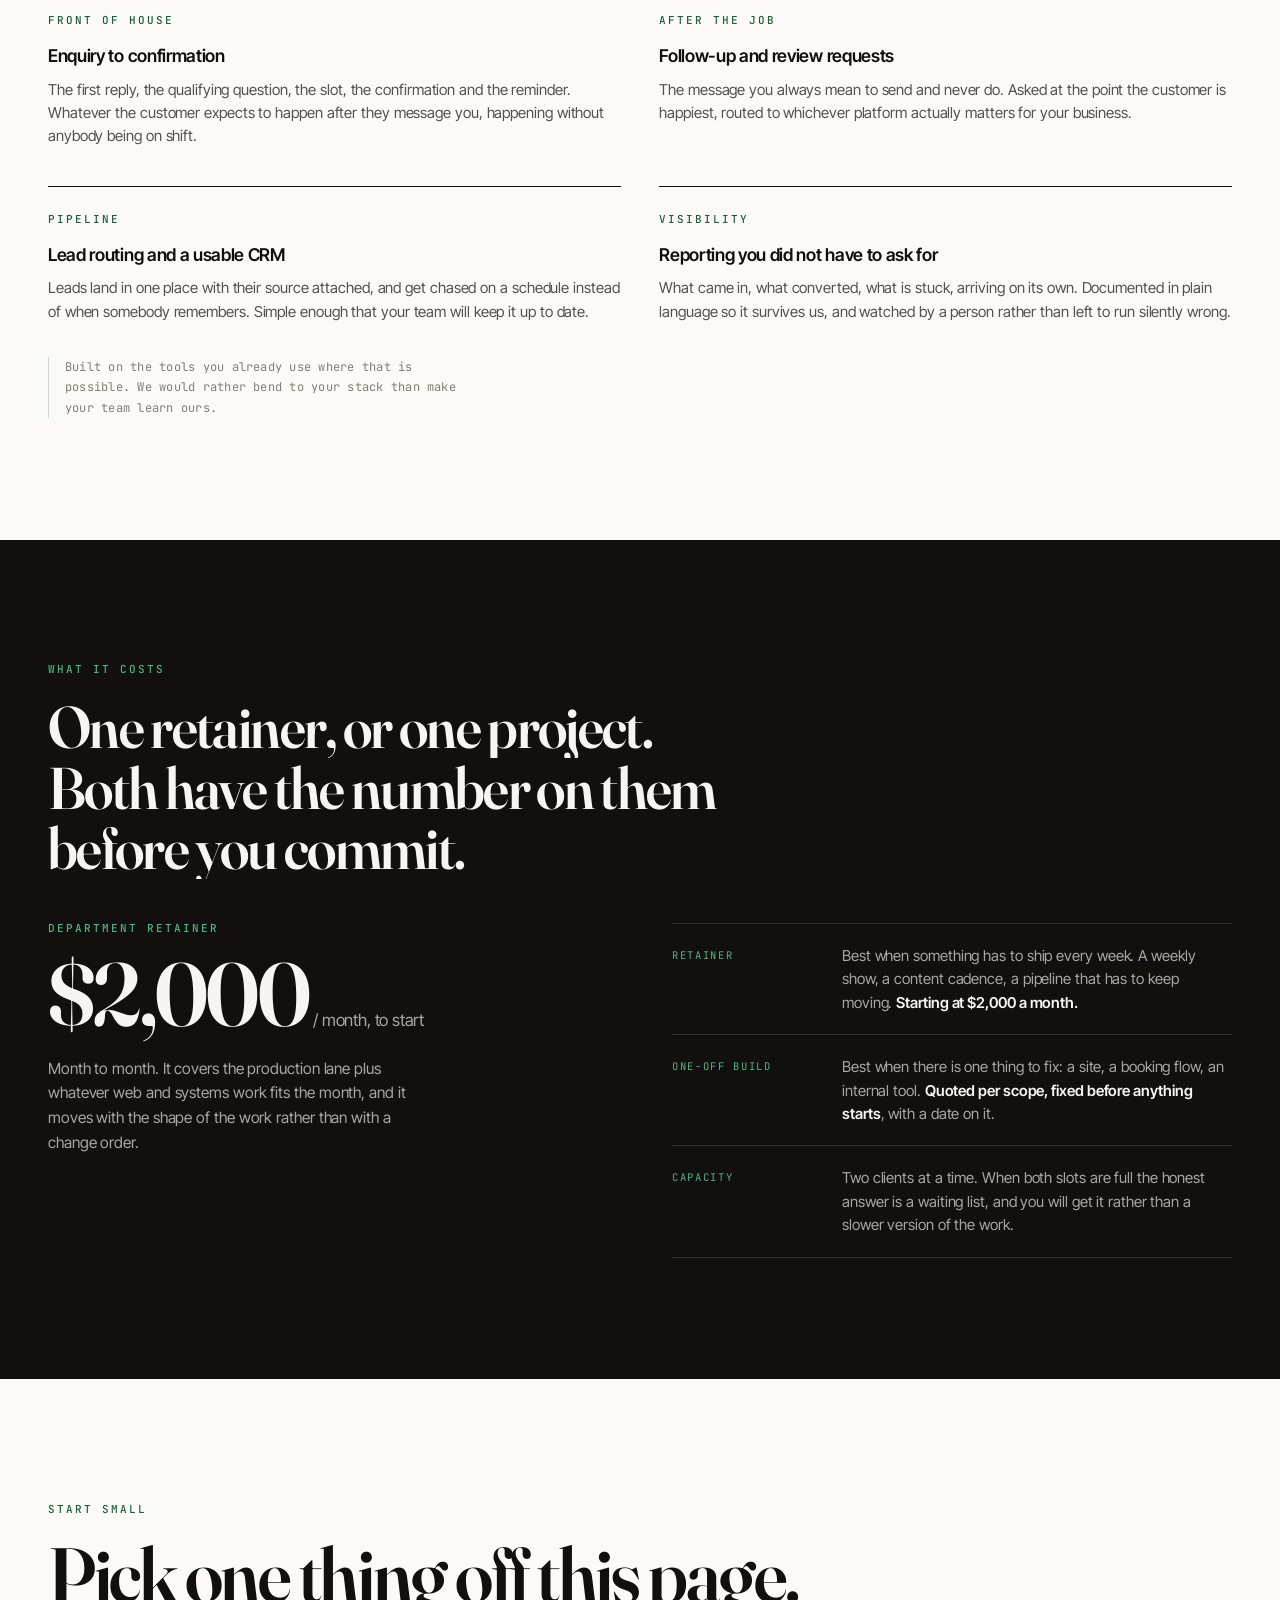
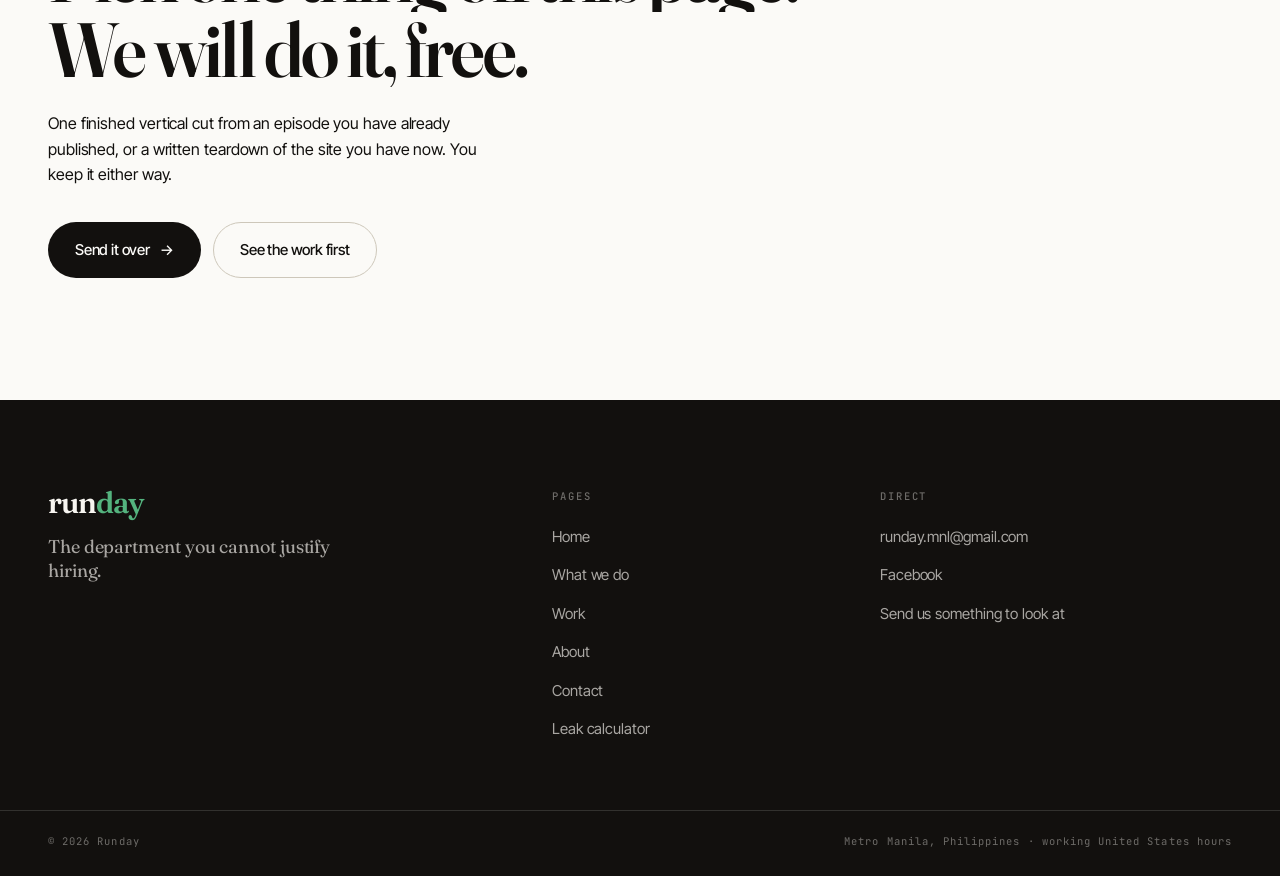
<file: services.html>
<!DOCTYPE html>
<html lang="en">
<head>
  <meta charset="UTF-8">
  <meta name="viewport" content="width=device-width, initial-scale=1.0">
  <title>What We Do: Production, Web and Systems | Runday</title>
  <meta name="description" content="Three lanes under one retainer. Video and content production, websites and web apps, and the operations systems that run the follow-up. The full delivery list, counted.">
  <meta name="robots" content="index, follow">
  <meta name="author" content="Runday">
  <meta name="theme-color" content="#12100E">
  <link rel="canonical" href="https://runday.tech/services.html">

  <link rel="icon" type="image/svg+xml" href="assets/favicon.svg">
  <link rel="icon" href="assets/favicon.ico" sizes="any">
  <link rel="icon" type="image/png" sizes="48x48" href="assets/favicon-48.png">
  <link rel="icon" type="image/png" sizes="192x192" href="assets/favicon-192.png">
  <link rel="apple-touch-icon" href="assets/favicon-180.png">

  <meta property="og:type" content="website">
  <meta property="og:title" content="What We Do: Production, Web and Systems | Runday">
  <meta property="og:description" content="Three lanes under one retainer, and the full delivery list for each.">
  <meta property="og:image" content="https://runday.tech/assets/og-image.png">
  <meta property="og:url" content="https://runday.tech/services.html">
  <meta name="twitter:card" content="summary_large_image">
  <meta name="twitter:image" content="https://runday.tech/assets/og-image.png">

  <link rel="preconnect" href="https://fonts.googleapis.com">
  <link rel="preconnect" href="https://fonts.gstatic.com" crossorigin>
  <link href="https://fonts.googleapis.com/css2?family=Fraunces:opsz,wght@9..144,400..700&family=Inter+Tight:wght@400;500;600&family=JetBrains+Mono:wght@400;500&display=swap" rel="stylesheet">
  <link rel="stylesheet" href="styles.css">
</head>
<body>
  <a href="#main" class="skip-link">Skip to content</a>

  <nav class="nav">
    <div class="container">
      <a href="index.html" class="nav-logo"><img src="assets/favicon-192.png" alt="" class="nav-logo-mark" width="26" height="26">run<span>day</span></a>
      <button class="nav-toggle" aria-label="Menu" aria-expanded="false"><i></i><i></i><i></i></button>
      <ul class="nav-links">
        <li><a href="index.html">Home</a></li>
        <li><a href="services.html" class="active">What we do</a></li>
        <li><a href="work.html">Work</a></li>
        <li><a href="about.html">About</a></li>
        <li><a href="contact.html" class="nav-cta">Book a call</a></li>
      </ul>
    </div>
    <span class="nav-progress" aria-hidden="true"></span>
  </nav>

  <main id="main">

  <section class="page-head">
    <div class="hero-cols" aria-hidden="true">
      <span style="--i:0"></span><span style="--i:1"></span><span style="--i:2"></span>
      <span style="--i:3"></span><span style="--i:4"></span><span style="--i:5"></span>
    </div>
    <div class="hero-ghost" aria-hidden="true">3</div>
    <div class="container hero-inner">
      <span class="kicker">What we do</span>
      <h1 class="hero-h1" data-split data-split-now>Everything on this page is a thing we hand over.</h1>
      <p class="lead rise" style="--d:.45s">Not a capability list written to sound broad. Three lanes, and under each one the actual items that land in your folder. Most months are mostly one lane, and that is fine. The point is that you never have to go and find somebody when a month is a different shape.</p>
      <div class="btn-row rise" style="--d:.55s">
        <a href="#production" class="btn btn-ghost">01 Production</a>
        <a href="#web" class="btn btn-ghost">02 Web</a>
        <a href="#systems" class="btn btn-ghost">03 Systems</a>
      </div>
    </div>
  </section>

  <!-- 01 PRODUCTION -->
  <section class="section" id="production">
    <div class="container">
      <div class="sec-head">
        <div>
          <span class="kicker">01 &mdash; Production</span>
          <h2 class="sec-h" data-split>Video and content, from one recording to everything it can become.</h2>
        </div>
        <p class="lead rise">One hour of tape is one impression on one platform. It is also, if somebody does the work, about thirty-nine finished pieces. That work is the job.</p>
      </div>

      <div class="grid-2">
        <div class="tile rise">
          <span class="kicker">The episode</span>
          <h3>The long-form cut</h3>
          <p>Filler and retakes removed, pacing tightened, audio cleaned, levelled and mixed. Multi-track sync when you record remote guests. Chapters, and a description written to match them rather than repeat the title.</p>
        </div>
        <div class="tile rise">
          <span class="kicker">The verticals</span>
          <h3>Five Shorts, composited</h3>
          <p>Not one continuous slice with the boring part trimmed. Your question plus the strongest answer beats from anywhere in the episode, stitched around a single idea, with burned-in captions, a hook graphic on the cold open and a cover image in your channel's own style.</p>
        </div>
        <div class="tile rise">
          <span class="kicker">The graphics</span>
          <h3>Animation that explains something</h3>
          <p>Animated explainers built for the specific thing being explained, not dropped in from a template pack. Lower thirds, product callouts, end cards, and on-screen text cards timed to the transcript.</p>
        </div>
        <div class="tile rise">
          <span class="kicker">Out the door</span>
          <h3>Published, not delivered</h3>
          <p>Titles, descriptions, tags and hashtags written per platform. Separate caption sets for YouTube, Instagram, TikTok and X, because the same text does not work on all four. Scheduled in your timezone, in the slot that performs.</p>
        </div>
      </div>

      <div class="stat-row rise" style="margin-top:56px">
        <div class="stat"><div class="stat-n" data-count="1">1</div><span class="stat-l">Long-form episode</span></div>
        <div class="stat"><div class="stat-n" data-count="5">5</div><span class="stat-l">Vertical Shorts</span></div>
        <div class="stat"><div class="stat-n" data-count="9">9</div><span class="stat-l">Motion graphics</span></div>
        <div class="stat"><div class="stat-n" data-count="14">14</div><span class="stat-l">On-screen cards</span></div>
      </div>
      <p class="note rise" style="margin-top:26px">A normal week, counted. The numbers move with the episode. The list does not.</p>
    </div>
  </section>

  <!-- 02 WEB -->
  <section class="section band-paper2" id="web">
    <div class="container">
      <div class="sec-head">
        <div>
          <span class="kicker">02 &mdash; Web</span>
          <h2 class="sec-h" data-split>Sites and web apps that do a job, not sites that sit there.</h2>
        </div>
        <p class="lead rise">The test we use is simple. If the site went down, would anything in the business actually stop? If the answer is no, it is a brochure, and a brochure is not worth what you paid for it.</p>
      </div>

      <div class="grid-2">
        <div class="tile rise">
          <span class="kicker">Marketing</span>
          <h3>Sites and landing pages</h3>
          <p>Written and built together, because a page whose copy arrives last is always a worse page. Fast on a phone on mobile data, readable at any text size, and structured so search engines can tell what it is.</p>
        </div>
        <div class="tile rise">
          <span class="kicker">Transactional</span>
          <h3>Booking and payment flows</h3>
          <p>Take the booking, hold the slot, collect the deposit or the receipt, send the confirmation. The whole loop, so the enquiry does not land back in somebody's inbox to be finished by hand.</p>
        </div>
        <div class="tile rise">
          <span class="kicker">Internal</span>
          <h3>Web apps and small tools</h3>
          <p>The spreadsheet that has become load-bearing, turned into something that cannot be broken by a stray paste. Dashboards, admin screens, calculators, whatever the team is currently doing manually twice a week.</p>
        </div>
        <div class="tile rise">
          <span class="kicker">Care</span>
          <h3>Performance, access and analytics</h3>
          <p>A performance pass and an accessibility pass before launch, not as an upsell afterwards. Analytics set up so you can read them in a minute, and a plain answer to what happened last month.</p>
        </div>
      </div>

      <div class="cost-sum rise" style="margin-top:52px">
        <p class="cost-sum-l">You own it. All of it, on day one.</p>
        <p class="cost-sum-r">The repository, the domain, the hosting, the analytics, the accounts. Everything is created in your name from the start, so leaving is a permissions change and not a negotiation.</p>
      </div>
    </div>
  </section>

  <!-- 03 SYSTEMS -->
  <section class="section" id="systems">
    <div class="container">
      <div class="sec-head">
        <div>
          <span class="kicker">03 &mdash; Systems</span>
          <h2 class="sec-h" data-split>The operations work, done once, so it stops being done weekly.</h2>
        </div>
        <p class="lead rise">Most of the repeating work in a small business is the same handful of messages in a different order. It does not need a person. It needs a flow, and a person who notices when the flow drifts.</p>
      </div>

      <div class="grid-2">
        <div class="tile rise">
          <span class="kicker">Front of house</span>
          <h3>Enquiry to confirmation</h3>
          <p>The first reply, the qualifying question, the slot, the confirmation and the reminder. Whatever the customer expects to happen after they message you, happening without anybody being on shift.</p>
        </div>
        <div class="tile rise">
          <span class="kicker">After the job</span>
          <h3>Follow-up and review requests</h3>
          <p>The message you always mean to send and never do. Asked at the point the customer is happiest, routed to whichever platform actually matters for your business.</p>
        </div>
        <div class="tile rise">
          <span class="kicker">Pipeline</span>
          <h3>Lead routing and a usable CRM</h3>
          <p>Leads land in one place with their source attached, and get chased on a schedule instead of when somebody remembers. Simple enough that your team will keep it up to date.</p>
        </div>
        <div class="tile rise">
          <span class="kicker">Visibility</span>
          <h3>Reporting you did not have to ask for</h3>
          <p>What came in, what converted, what is stuck, arriving on its own. Documented in plain language so it survives us, and watched by a person rather than left to run silently wrong.</p>
        </div>
      </div>

      <p class="note rise" style="margin-top:34px">Built on the tools you already use where that is possible. We would rather bend to your stack than make your team learn ours.</p>
    </div>
  </section>

  <!-- PRICE -->
  <section class="section on-ink">
    <div class="container">
      <div class="sec-head sec-head-single" style="margin-bottom:44px">
        <div>
          <span class="kicker">What it costs</span>
          <h2 class="sec-h sec-h-wide" data-split>One retainer, or one project. Both have the number on them before you commit.</h2>
        </div>
      </div>
      <div class="price-wrap">
        <div class="rise">
          <div class="price-big"><small>Department retainer</small>$2,000<span style="font-family:var(--sans);font-size:1.05rem;font-weight:400;letter-spacing:-.01em;color:var(--on-ink-soft)"> / month, to start</span></div>
          <p class="price-sub">Month to month. It covers the production lane plus whatever web and systems work fits the month, and it moves with the shape of the work rather than with a change order.</p>
        </div>
        <div class="price-rows rise">
          <div class="price-row">
            <span class="price-k">Retainer</span>
            <span class="price-v">Best when something has to ship every week. A weekly show, a content cadence, a pipeline that has to keep moving. <b>Starting at $2,000 a month.</b></span>
          </div>
          <div class="price-row">
            <span class="price-k">One-off build</span>
            <span class="price-v">Best when there is one thing to fix: a site, a booking flow, an internal tool. <b>Quoted per scope, fixed before anything starts</b>, with a date on it.</span>
          </div>
          <div class="price-row">
            <span class="price-k">Capacity</span>
            <span class="price-v">Two clients at a time. When both slots are full the honest answer is a waiting list, and you will get it rather than a slower version of the work.</span>
          </div>
        </div>
      </div>
    </div>
  </section>

  <section class="section cta-band">
    <div class="container">
      <span class="kicker">Start small</span>
      <h2 class="cta-h" data-split style="margin-top:18px">Pick one thing off this page. We will do it, free.</h2>
      <p>One finished vertical cut from an episode you have already published, or a written teardown of the site you have now. You keep it either way.</p>
      <div class="btn-row">
        <a href="contact.html#form" class="btn btn-primary" data-magnet>Send it over<span class="btn-arrow" aria-hidden="true">&rarr;</span></a>
        <a href="work.html" class="btn btn-ghost">See the work first</a>
      </div>
    </div>
  </section>

  </main>

  <footer class="footer">
    <div class="container">
      <div class="footer-top">
        <div>
          <div class="nav-logo">run<span>day</span></div>
          <p class="footer-tag">The department you cannot justify hiring.</p>
        </div>
        <div class="footer-col">
          <h2>Pages</h2>
          <ul>
            <li><a href="index.html">Home</a></li>
            <li><a href="services.html">What we do</a></li>
            <li><a href="work.html">Work</a></li>
            <li><a href="about.html">About</a></li>
            <li><a href="contact.html">Contact</a></li>
            <li><a href="calculator.html">Leak calculator</a></li>
          </ul>
        </div>
        <div class="footer-col">
          <h2>Direct</h2>
          <ul>
            <li><a href="mailto:runday.mnl@gmail.com">runday.mnl@gmail.com</a></li>
            <li><a href="https://www.facebook.com/profile.php?id=61590141402371" rel="noopener">Facebook</a></li>
            <li><a href="contact.html#form">Send us something to look at</a></li>
          </ul>
        </div>
      </div>
    </div>
    <div class="footer-bottom">
      <div class="container">
        <span>&copy; 2026 Runday</span>
        <span>Metro Manila, Philippines &middot; working United States hours</span>
      </div>
    </div>
  </footer>

  <script src="script.js"></script>
</body>
</html>
</file>
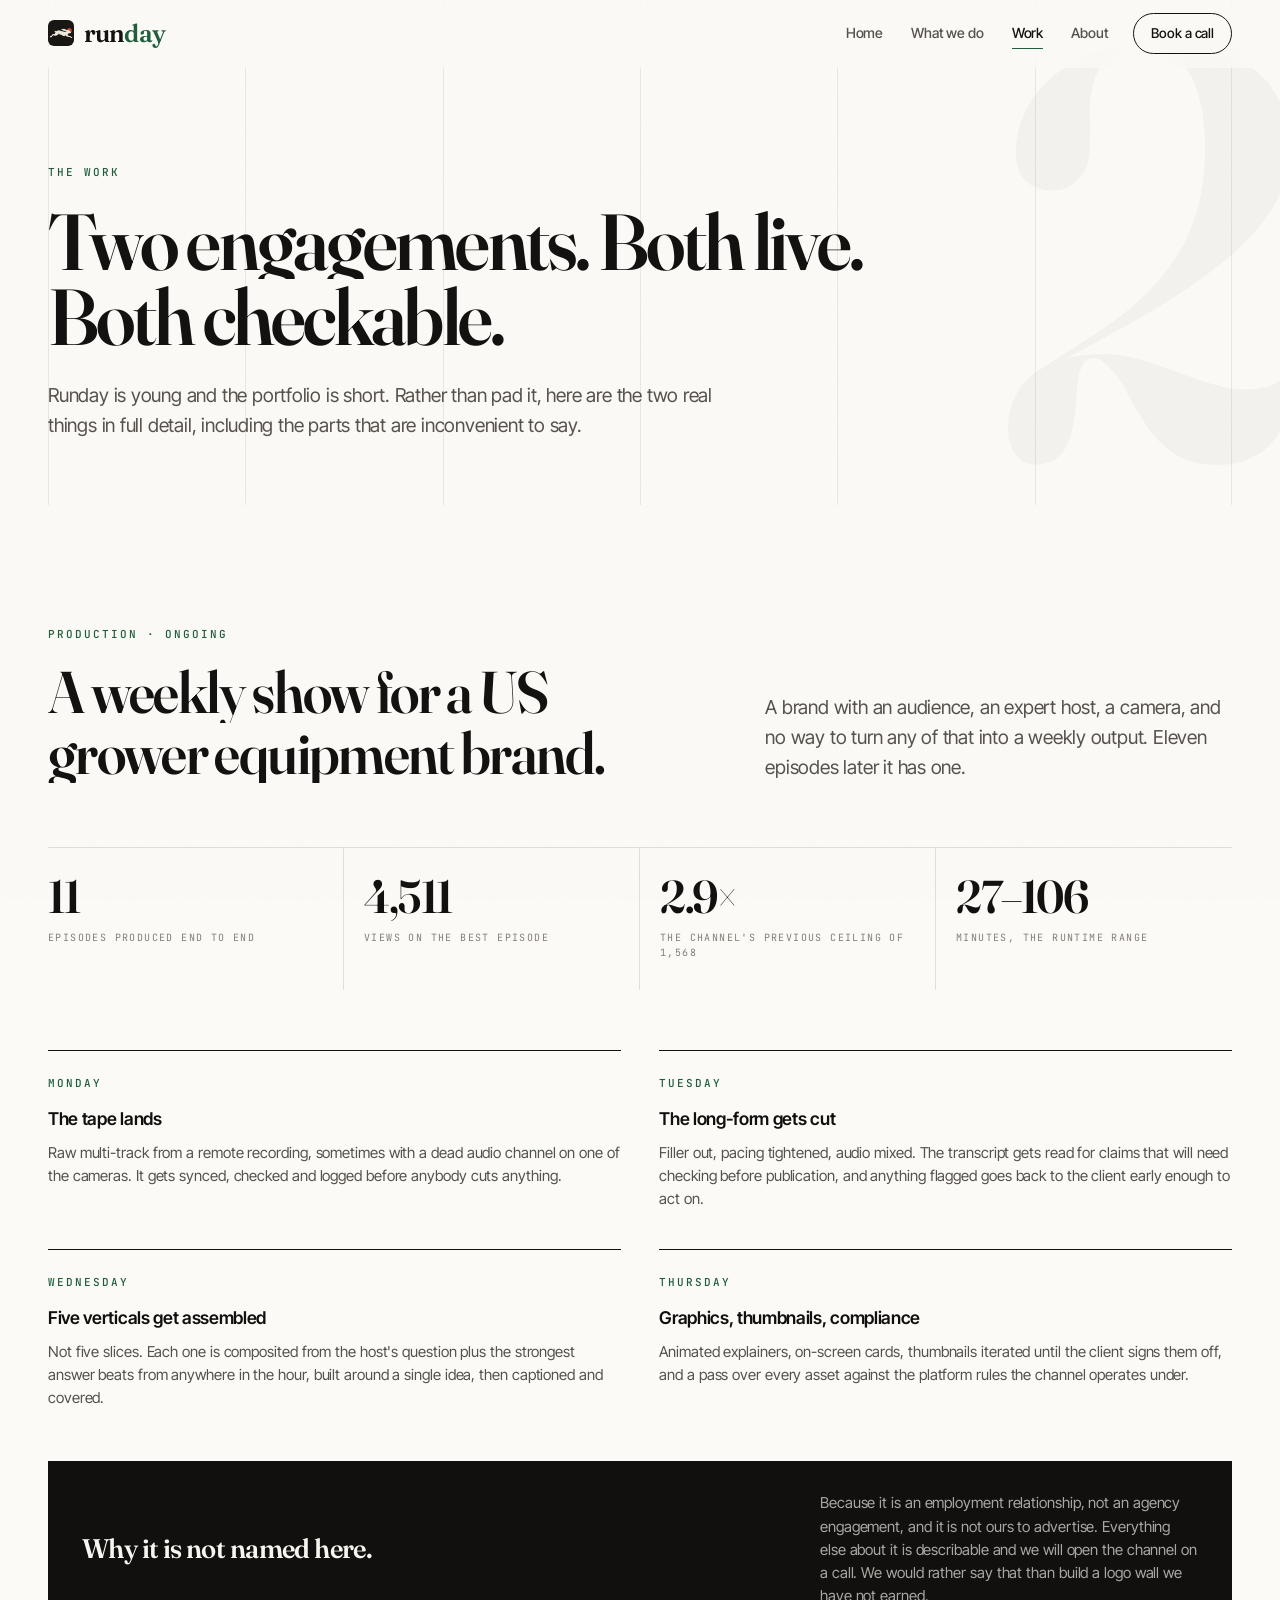
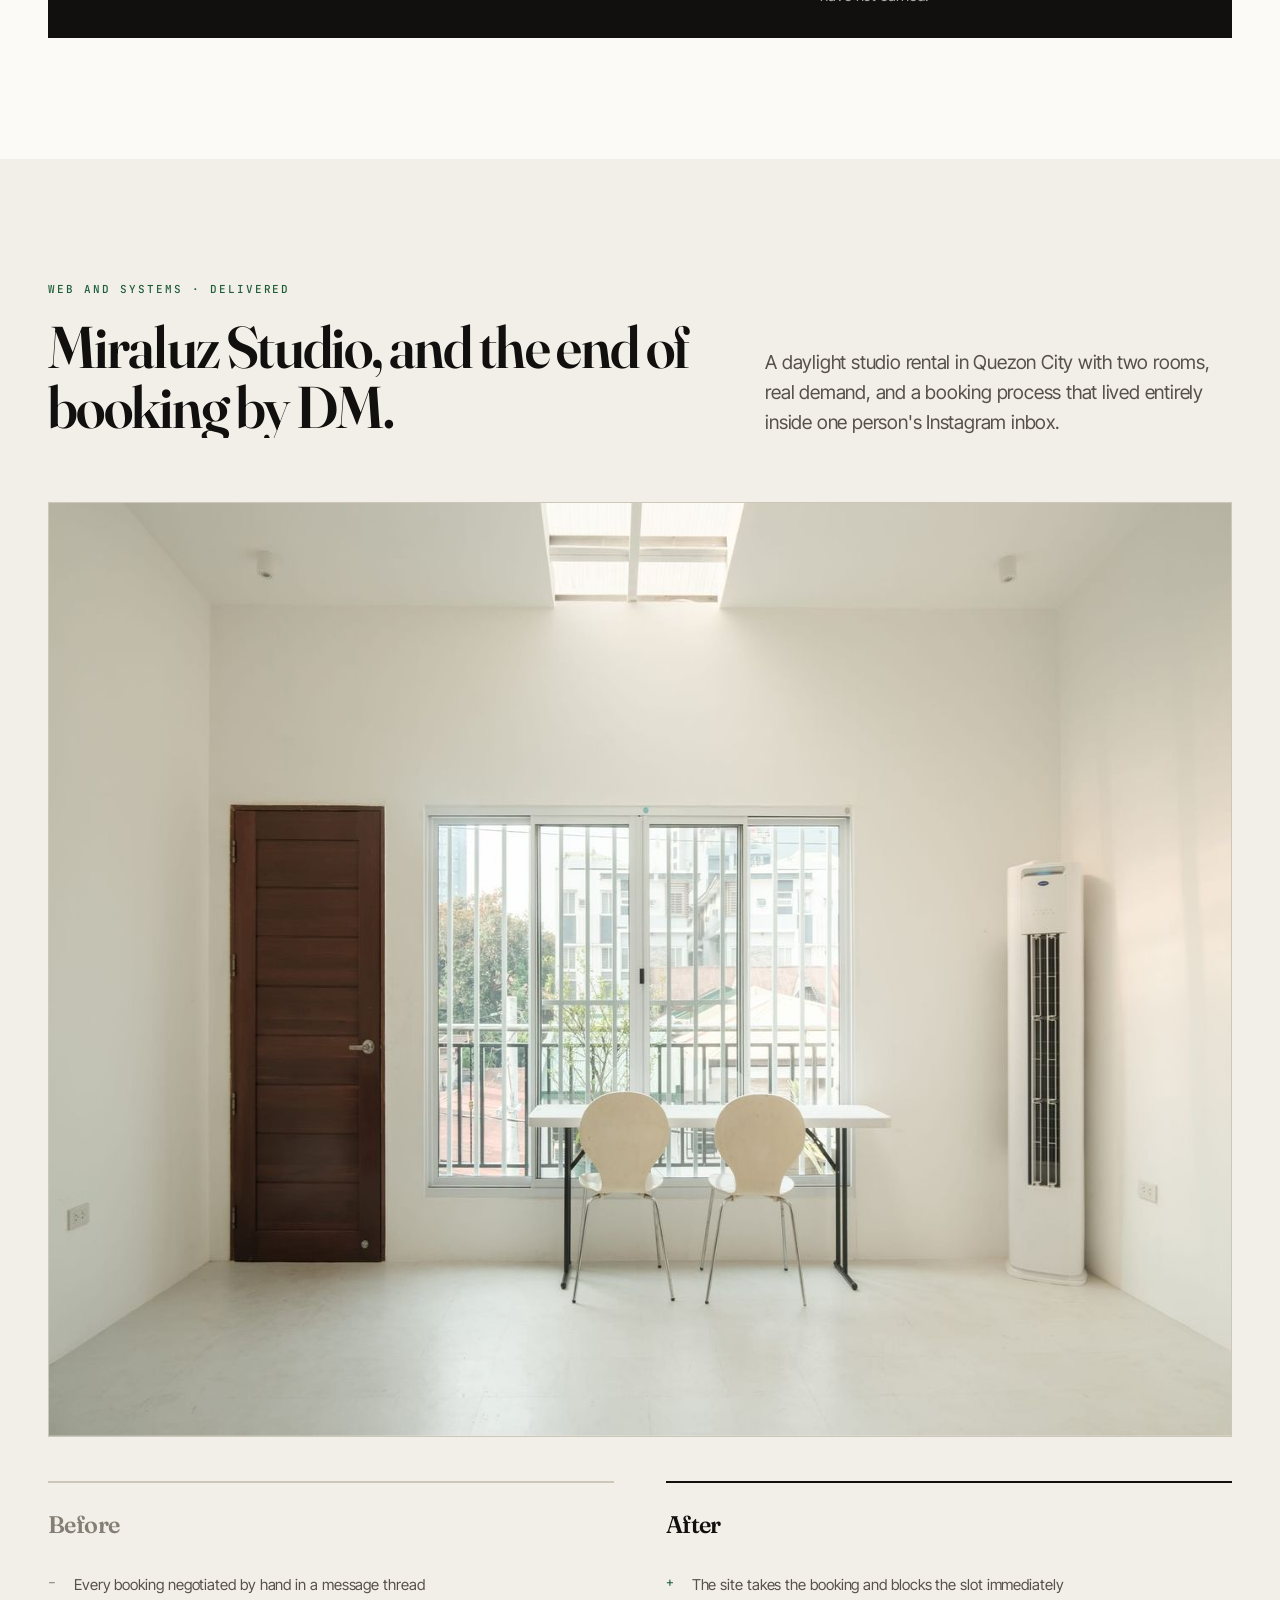
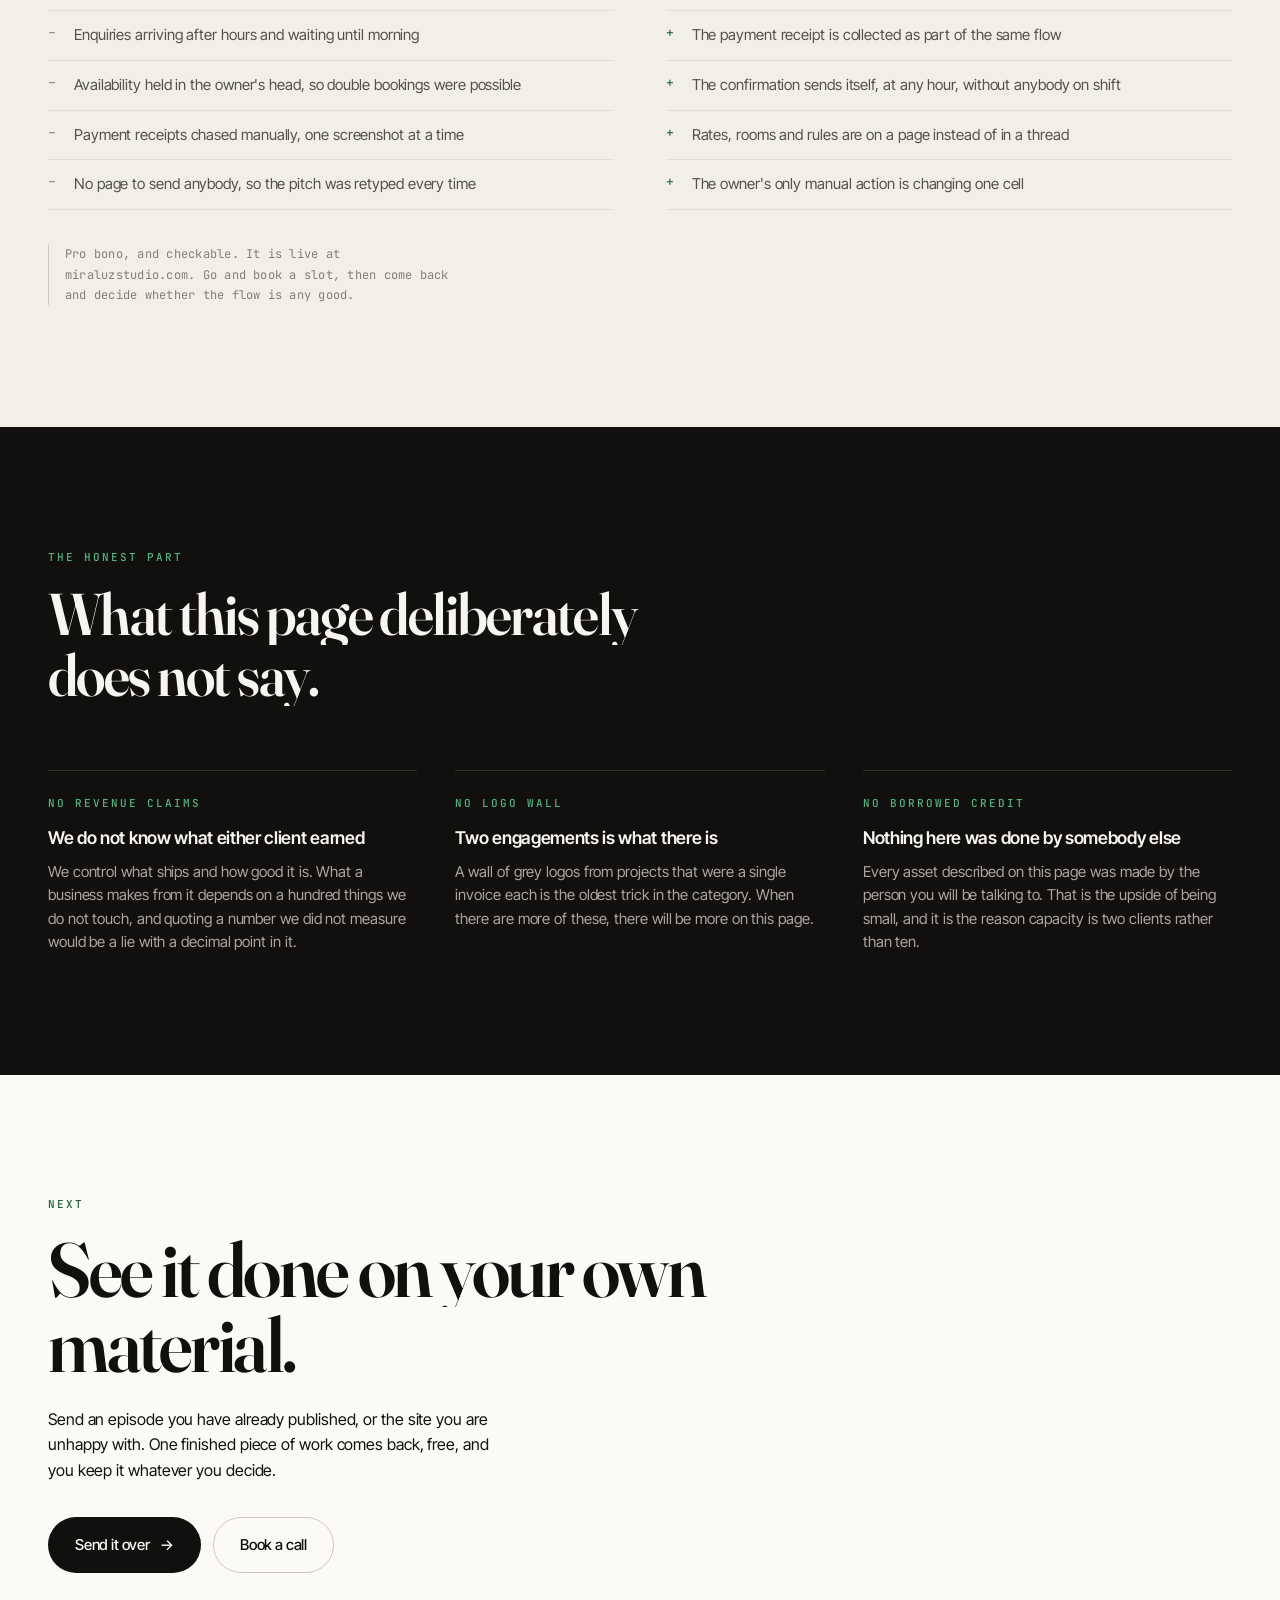
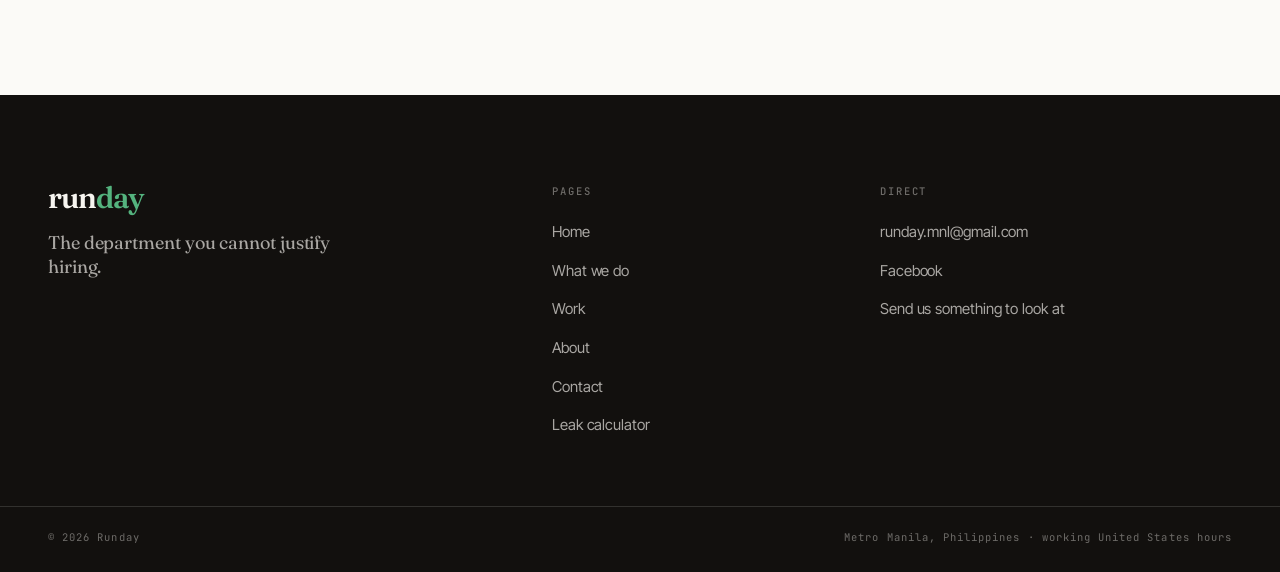
<file: work.html>
<!DOCTYPE html>
<html lang="en">
<head>
  <meta charset="UTF-8">
  <meta name="viewport" content="width=device-width, initial-scale=1.0">
  <title>The Work, Described Honestly | Runday</title>
  <meta name="description" content="Two live engagements, described without decoration: a weekly show for a US brand that has not missed a week, and a booking system a Quezon City studio runs on today.">
  <meta name="robots" content="index, follow">
  <meta name="author" content="Runday">
  <meta name="theme-color" content="#12100E">
  <link rel="canonical" href="https://runday.tech/work.html">

  <link rel="icon" type="image/svg+xml" href="assets/favicon.svg">
  <link rel="icon" href="assets/favicon.ico" sizes="any">
  <link rel="icon" type="image/png" sizes="48x48" href="assets/favicon-48.png">
  <link rel="icon" type="image/png" sizes="192x192" href="assets/favicon-192.png">
  <link rel="apple-touch-icon" href="assets/favicon-180.png">

  <meta property="og:type" content="website">
  <meta property="og:title" content="The Work, Described Honestly | Runday">
  <meta property="og:description" content="One weekly show, one booking system. Both live, both checkable.">
  <meta property="og:image" content="https://runday.tech/assets/og-image.png">
  <meta property="og:url" content="https://runday.tech/work.html">
  <meta name="twitter:card" content="summary_large_image">
  <meta name="twitter:image" content="https://runday.tech/assets/og-image.png">

  <link rel="preconnect" href="https://fonts.googleapis.com">
  <link rel="preconnect" href="https://fonts.gstatic.com" crossorigin>
  <link href="https://fonts.googleapis.com/css2?family=Fraunces:opsz,wght@9..144,400..700&family=Inter+Tight:wght@400;500;600&family=JetBrains+Mono:wght@400;500&display=swap" rel="stylesheet">
  <link rel="stylesheet" href="styles.css">
</head>
<body>
  <a href="#main" class="skip-link">Skip to content</a>

  <nav class="nav">
    <div class="container">
      <a href="index.html" class="nav-logo"><img src="assets/favicon-192.png" alt="" class="nav-logo-mark" width="26" height="26">run<span>day</span></a>
      <button class="nav-toggle" aria-label="Menu" aria-expanded="false"><i></i><i></i><i></i></button>
      <ul class="nav-links">
        <li><a href="index.html">Home</a></li>
        <li><a href="services.html">What we do</a></li>
        <li><a href="work.html" class="active">Work</a></li>
        <li><a href="about.html">About</a></li>
        <li><a href="contact.html" class="nav-cta">Book a call</a></li>
      </ul>
    </div>
    <span class="nav-progress" aria-hidden="true"></span>
  </nav>

  <main id="main">

  <section class="page-head">
    <div class="hero-cols" aria-hidden="true">
      <span style="--i:0"></span><span style="--i:1"></span><span style="--i:2"></span>
      <span style="--i:3"></span><span style="--i:4"></span><span style="--i:5"></span>
    </div>
    <div class="hero-ghost" aria-hidden="true">2</div>
    <div class="container hero-inner">
      <span class="kicker">The work</span>
      <h1 class="hero-h1" data-split data-split-now>Two engagements. Both live. Both checkable.</h1>
      <p class="lead rise" style="--d:.45s">Runday is young and the portfolio is short. Rather than pad it, here are the two real things in full detail, including the parts that are inconvenient to say.</p>
    </div>
  </section>

  <!-- CASE 1 -->
  <section class="section" id="show">
    <div class="container">
      <div class="sec-head">
        <div>
          <span class="kicker">Production &middot; ongoing</span>
          <h2 class="sec-h" data-split>A weekly show for a US grower equipment brand.</h2>
        </div>
        <p class="lead rise">A brand with an audience, an expert host, a camera, and no way to turn any of that into a weekly output. Eleven episodes later it has one.</p>
      </div>

      <div class="stat-row rise">
        <div class="stat"><div class="stat-n" data-count="11">11</div><span class="stat-l">Episodes produced end to end</span></div>
        <div class="stat"><div class="stat-n" data-count="4516">4,516</div><span class="stat-l">Views on the best episode</span></div>
        <div class="stat"><div class="stat-n">2.9&times;</div><span class="stat-l">The channel's previous ceiling of 1,568</span></div>
        <div class="stat"><div class="stat-n">27&ndash;106</div><span class="stat-l">Minutes, the runtime range</span></div>
      </div>

      <div class="grid-2" style="margin-top:60px">
        <div class="tile rise">
          <span class="kicker">Monday</span>
          <h3>The tape lands</h3>
          <p>Raw multi-track from a remote recording, sometimes with a dead audio channel on one of the cameras. It gets synced, checked and logged before anybody cuts anything.</p>
        </div>
        <div class="tile rise">
          <span class="kicker">Tuesday</span>
          <h3>The long-form gets cut</h3>
          <p>Filler out, pacing tightened, audio mixed. The transcript gets read for claims that will need checking before publication, and anything flagged goes back to the client early enough to act on.</p>
        </div>
        <div class="tile rise">
          <span class="kicker">Wednesday</span>
          <h3>Five verticals get assembled</h3>
          <p>Not five slices. Each one is composited from the host's question plus the strongest answer beats from anywhere in the hour, built around a single idea, then captioned and covered.</p>
        </div>
        <div class="tile rise">
          <span class="kicker">Thursday</span>
          <h3>Graphics, thumbnails, compliance</h3>
          <p>Animated explainers, on-screen cards, thumbnails iterated until the client signs them off, and a pass over every asset against the platform rules the channel operates under.</p>
        </div>
      </div>

      <div class="cost-sum rise" style="margin-top:52px">
        <p class="cost-sum-l">Why it is not named here.</p>
        <p class="cost-sum-r">Because it is an employment relationship, not an agency engagement, and it is not ours to advertise. Everything else about it is describable and we will open the channel on a call. We would rather say that than build a logo wall we have not earned.</p>
      </div>
    </div>
  </section>

  <!-- CASE 2 -->
  <section class="section band-paper2" id="miraluz">
    <div class="container">
      <div class="sec-head">
        <div>
          <span class="kicker">Web and systems &middot; delivered</span>
          <h2 class="sec-h" data-split>Miraluz Studio, and the end of booking by DM.</h2>
        </div>
        <p class="lead rise">A daylight studio rental in Quezon City with two rooms, real demand, and a booking process that lived entirely inside one person's Instagram inbox.</p>
      </div>

      <div class="wipe rise" style="margin-bottom:44px;border:1px solid var(--rule-strong)">
        <img src="assets/work/miraluz-studio.jpg" alt="The main room at Miraluz Studio: white walls, daylight through a large window, a table and two chairs." width="1400" height="933" loading="lazy">
      </div>

      <div class="fit-cols">
        <div class="fit-col no rise">
          <h3>Before</h3>
          <ul>
            <li>Every booking negotiated by hand in a message thread</li>
            <li>Enquiries arriving after hours and waiting until morning</li>
            <li>Availability held in the owner's head, so double bookings were possible</li>
            <li>Payment receipts chased manually, one screenshot at a time</li>
            <li>No page to send anybody, so the pitch was retyped every time</li>
          </ul>
        </div>
        <div class="fit-col yes rise">
          <h3>After</h3>
          <ul>
            <li>The site takes the booking and blocks the slot immediately</li>
            <li>The payment receipt is collected as part of the same flow</li>
            <li>The confirmation sends itself, at any hour, without anybody on shift</li>
            <li>Rates, rooms and rules are on a page instead of in a thread</li>
            <li>The owner's only manual action is changing one cell</li>
          </ul>
        </div>
      </div>

      <p class="note rise" style="margin-top:34px">Pro bono, and checkable. It is live at miraluzstudio.com. Go and book a slot, then come back and decide whether the flow is any good.</p>
    </div>
  </section>

  <!-- WHAT WE WILL NOT CLAIM -->
  <section class="section on-ink">
    <div class="container">
      <div class="sec-head sec-head-single">
        <div>
          <span class="kicker">The honest part</span>
          <h2 class="sec-h sec-h-wide" data-split>What this page deliberately does not say.</h2>
        </div>
      </div>
      <div class="grid-3">
        <div class="tile rise">
          <span class="kicker">No revenue claims</span>
          <h3>We do not know what either client earned</h3>
          <p>We control what ships and how good it is. What a business makes from it depends on a hundred things we do not touch, and quoting a number we did not measure would be a lie with a decimal point in it.</p>
        </div>
        <div class="tile rise">
          <span class="kicker">No logo wall</span>
          <h3>Two engagements is what there is</h3>
          <p>A wall of grey logos from projects that were a single invoice each is the oldest trick in the category. When there are more of these, there will be more on this page.</p>
        </div>
        <div class="tile rise">
          <span class="kicker">No borrowed credit</span>
          <h3>Nothing here was done by somebody else</h3>
          <p>Every asset described on this page was made by the person you will be talking to. That is the upside of being small, and it is the reason capacity is two clients rather than ten.</p>
        </div>
      </div>
    </div>
  </section>

  <section class="section cta-band">
    <div class="container">
      <span class="kicker">Next</span>
      <h2 class="cta-h" data-split style="margin-top:18px">See it done on your own material.</h2>
      <p>Send an episode you have already published, or the site you are unhappy with. One finished piece of work comes back, free, and you keep it whatever you decide.</p>
      <div class="btn-row">
        <a href="contact.html#form" class="btn btn-primary" data-magnet>Send it over<span class="btn-arrow" aria-hidden="true">&rarr;</span></a>
        <a href="contact.html" class="btn btn-ghost">Book a call</a>
      </div>
    </div>
  </section>

  </main>

  <footer class="footer">
    <div class="container">
      <div class="footer-top">
        <div>
          <div class="nav-logo">run<span>day</span></div>
          <p class="footer-tag">The department you cannot justify hiring.</p>
        </div>
        <div class="footer-col">
          <h2>Pages</h2>
          <ul>
            <li><a href="index.html">Home</a></li>
            <li><a href="services.html">What we do</a></li>
            <li><a href="work.html">Work</a></li>
            <li><a href="about.html">About</a></li>
            <li><a href="contact.html">Contact</a></li>
            <li><a href="calculator.html">Leak calculator</a></li>
          </ul>
        </div>
        <div class="footer-col">
          <h2>Direct</h2>
          <ul>
            <li><a href="mailto:runday.mnl@gmail.com">runday.mnl@gmail.com</a></li>
            <li><a href="https://www.facebook.com/profile.php?id=61590141402371" rel="noopener">Facebook</a></li>
            <li><a href="contact.html#form">Send us something to look at</a></li>
          </ul>
        </div>
      </div>
    </div>
    <div class="footer-bottom">
      <div class="container">
        <span>&copy; 2026 Runday</span>
        <span>Metro Manila, Philippines &middot; working United States hours</span>
      </div>
    </div>
  </footer>

  <script src="script.js"></script>
</body>
</html>
</file>
<file: styles.css>
/* ============================================================================
   RUNDAY - Design System v4 "Editorial Paper"
   Palette : paper #FBFAF7 / ink #12100E / field green #1F5E3A
   Type    : Fraunces (display) + Inter Tight (text) + JetBrains Mono (data)
   Voice   : the department you cannot afford to hire
   ========================================================================== */

/* ---------------------------------------------------------------- 1. TOKENS */

:root {
  /* ground */
  --paper:        #FBFAF7;
  --paper-2:      #F2EFE8;
  --paper-3:      #E9E5DA;

  /* ink */
  --ink:          #12100E;
  --ink-2:        #1C1916;
  --ink-soft:     #56514A;
  --ink-faint:    #857E74;

  /* rules */
  --rule:         #E2DED5;
  --rule-strong:  #CDC7BA;

  /* accent */
  --field:        #1F5E3A;
  --field-lit:    #2F8355;
  --field-bright: #54B37E;   /* only on ink grounds */
  --field-wash:   rgba(31, 94, 58, 0.07);
  --field-rule:   rgba(31, 94, 58, 0.22);

  /* on-ink inversions */
  --on-ink:       #F7F5F0;
  --on-ink-soft:  rgba(247, 245, 240, 0.66);
  --on-ink-faint: rgba(247, 245, 240, 0.40);
  --on-ink-rule:  rgba(247, 245, 240, 0.14);

  /* type */
  --serif:  'Fraunces', 'Iowan Old Style', Georgia, serif;
  --sans:   'Inter Tight', 'Inter', system-ui, -apple-system, sans-serif;
  --mono:   'JetBrains Mono', ui-monospace, 'SF Mono', Menlo, monospace;

  /* metrics */
  --nav-h:      68px;
  --gutter:     28px;
  --max:        1240px;
  --max-wide:   1560px;

  /* motion */
  --ease:        cubic-bezier(0.22, 1, 0.36, 1);
  --ease-in-out: cubic-bezier(0.65, 0, 0.35, 1);
}

/* ------------------------------------------------------------- 2. RESET/BASE */

*, *::before, *::after { margin: 0; padding: 0; box-sizing: border-box; }

html { scroll-behavior: smooth; -webkit-text-size-adjust: 100%; }

body {
  font-family: var(--sans);
  font-size: 17px;
  line-height: 1.62;
  font-weight: 400;
  letter-spacing: -0.005em;
  color: var(--ink);
  background: var(--paper);
  -webkit-font-smoothing: antialiased;
  -moz-osx-font-smoothing: grayscale;
}

/* NOTE: no overflow-x on <body>. `overflow-x: hidden` turns the body into a
   scroll container, which quietly breaks every `position: sticky` on the page
   (the department stack and the pinned horizontal track). Anything that would
   bleed sideways is clipped by its own section instead. */

/* Paper grain. One fixed layer over everything, non-interactive. */
body::after {
  content: '';
  position: fixed;
  inset: 0;
  z-index: 300;
  pointer-events: none;
  opacity: 0.55;
  background-image: url("data:image/svg+xml,%3Csvg xmlns='http://www.w3.org/2000/svg' width='180' height='180'%3E%3Cfilter id='n'%3E%3CfeTurbulence type='fractalNoise' baseFrequency='0.82' numOctaves='3' stitchTiles='stitch'/%3E%3CfeColorMatrix type='saturate' values='0'/%3E%3C/filter%3E%3Crect width='180' height='180' filter='url(%23n)' opacity='0.05'/%3E%3C/svg%3E");
}

a { color: inherit; text-decoration: none; }
img, svg { max-width: 100%; display: block; }
ul, ol { list-style: none; }
button { font: inherit; color: inherit; background: none; border: none; cursor: pointer; }

::selection { background: var(--field); color: var(--paper); }

.skip-link {
  position: absolute; left: -9999px; top: 0; z-index: 999;
  background: var(--ink); color: var(--paper);
  padding: 12px 20px; font-family: var(--mono); font-size: 12px;
}
.skip-link:focus { left: 12px; top: 12px; }

:focus-visible { outline: 2px solid var(--field); outline-offset: 3px; }
.on-ink :focus-visible { outline-color: var(--field-bright); }

/* ------------------------------------------------------------- 3. TYPE SCALE */

h1, h2, h3, h4 { font-weight: 400; }

.hero-h1 {
  font-family: var(--serif);
  font-variation-settings: 'SOFT' 0, 'WONK' 1, 'opsz' 144;
  font-weight: 600;
  font-size: clamp(2.75rem, 7.7vw, 6.9rem);
  line-height: 0.95;
  letter-spacing: -0.034em;
}

.sec-h {
  font-family: var(--serif);
  font-variation-settings: 'SOFT' 0, 'WONK' 1, 'opsz' 120;
  font-weight: 600;
  font-size: clamp(2rem, 4.6vw, 3.85rem);
  line-height: 1.03;
  letter-spacing: -0.028em;
  max-width: 19ch;
}
.sec-h-wide { max-width: 26ch; }

h3 {
  font-family: var(--sans);
  font-weight: 600;
  font-size: 1.1rem;
  line-height: 1.35;
  letter-spacing: -0.018em;
}

.serif-h {
  font-family: var(--serif);
  font-variation-settings: 'SOFT' 0, 'WONK' 1, 'opsz' 60;
  font-weight: 600;
  font-size: clamp(1.4rem, 2.2vw, 1.85rem);
  line-height: 1.15;
  letter-spacing: -0.022em;
}

.kicker {
  font-family: var(--mono);
  font-size: 11px;
  font-weight: 500;
  letter-spacing: 0.18em;
  text-transform: uppercase;
  color: var(--field);
  display: block;
}
.kicker-faint { color: var(--ink-faint); }
.on-ink .kicker { color: var(--field-bright); }
.on-ink .kicker-faint { color: var(--on-ink-faint); }

.lead {
  font-size: clamp(1.04rem, 1.5vw, 1.24rem);
  line-height: 1.56;
  color: var(--ink-soft);
  max-width: 62ch;
  letter-spacing: -0.011em;
}
.on-ink .lead { color: var(--on-ink-soft); }

.mono {
  font-family: var(--mono);
  font-size: 12px;
  letter-spacing: 0.05em;
  font-variant-numeric: tabular-nums;
}
.tnum { font-variant-numeric: tabular-nums; }
strong, b { font-weight: 600; }

/* ---------------------------------------------------------------- 4. LAYOUT */

.container {
  width: 100%;
  max-width: var(--max);
  margin: 0 auto;
  padding: 0 var(--gutter);
  position: relative;
  z-index: 2;
}
.container-wide { max-width: var(--max-wide); }

.section { padding: clamp(72px, 9.5vw, 130px) 0; position: relative; }
.section-tight { padding: clamp(52px, 6.5vw, 84px) 0; }

.band-paper2 { background: var(--paper-2); }
.on-ink { background: var(--ink); color: var(--on-ink); }
.on-ink p { color: var(--on-ink-soft); }
.on-ink .sec-h, .on-ink h3, .on-ink .serif-h { color: var(--on-ink); }

.ruled { border-top: 1px solid var(--rule); }
.on-ink.ruled { border-top-color: var(--on-ink-rule); }

.sec-head {
  display: grid;
  grid-template-columns: minmax(0, 7fr) minmax(0, 5fr);
  gap: clamp(24px, 5vw, 72px);
  align-items: end;
  margin-bottom: clamp(40px, 5vw, 66px);
}
.sec-head .kicker { margin-bottom: 18px; }
.sec-head-single { grid-template-columns: 1fr; max-width: 68ch; }

/* ------------------------------------------------------------------- 5. NAV */

.nav {
  position: fixed;
  top: 0; left: 0; right: 0;
  height: var(--nav-h);
  z-index: 200;
  display: flex;
  align-items: center;
  background: rgba(251, 250, 247, 0.74);
  backdrop-filter: saturate(180%) blur(14px);
  -webkit-backdrop-filter: saturate(180%) blur(14px);
  border-bottom: 1px solid transparent;
  transition: transform 0.42s var(--ease), background 0.3s ease, border-color 0.3s ease;
}
.nav.is-scrolled { border-bottom-color: var(--rule); }
.nav.is-hidden { transform: translateY(-102%); }

.nav .container {
  display: flex;
  align-items: center;
  justify-content: space-between;
  gap: 20px;
}

.nav-logo {
  display: inline-flex;
  align-items: center;
  font-family: var(--serif);
  font-variation-settings: 'SOFT' 0, 'WONK' 0, 'opsz' 40;
  font-weight: 600;
  font-size: 25px;
  letter-spacing: -0.035em;
  color: var(--ink);
  line-height: 1;
}
.nav-logo span { color: var(--field); }
.nav-logo-mark { width: 26px; height: 26px; border-radius: 6px; margin-right: 10px; flex-shrink: 0; }

.nav-links { display: flex; align-items: center; gap: 2px; }
.nav-links a {
  display: inline-block;
  font-size: 14px;
  font-weight: 500;
  letter-spacing: -0.01em;
  color: var(--ink-soft);
  padding: 8px 13px;
  position: relative;
  transition: color 0.22s ease;
}
.nav-links a::after {
  content: '';
  position: absolute;
  left: 13px; right: 13px; bottom: 4px;
  height: 1px;
  background: var(--field);
  transform: scaleX(0);
  transform-origin: left;
  transition: transform 0.34s var(--ease);
}
.nav-links a:hover { color: var(--ink); }
.nav-links a:hover::after, .nav-links a.active::after { transform: scaleX(1); }
.nav-links a.active { color: var(--ink); }

.nav-cta {
  margin-left: 10px;
  font-size: 13.5px !important;
  font-weight: 500;
  padding: 9px 17px !important;
  border: 1px solid var(--ink);
  border-radius: 100px;
  color: var(--ink) !important;
  transition: background 0.26s var(--ease), color 0.26s var(--ease);
}
.nav-cta::after { display: none !important; }
.nav-cta:hover { background: var(--ink); color: var(--paper) !important; }

.nav-toggle { display: none; }

/* Reading progress, hairline across the very top of the nav. */
.nav-progress {
  position: absolute;
  left: 0; bottom: -1px;
  height: 2px;
  width: 100%;
  background: var(--field);
  transform: scaleX(0);
  transform-origin: left;
  will-change: transform;
}

/* --------------------------------------------------------------- 6. BUTTONS */

.btn {
  display: inline-flex;
  align-items: center;
  gap: 10px;
  font-family: var(--sans);
  font-size: 15px;
  font-weight: 500;
  letter-spacing: -0.012em;
  padding: 15px 26px;
  border-radius: 100px;
  border: 1px solid transparent;
  position: relative;
  overflow: hidden;
  isolation: isolate;
  transition: color 0.3s var(--ease), border-color 0.3s var(--ease);
  will-change: transform;
}
.btn::before {
  content: '';
  position: absolute;
  inset: 0;
  z-index: -1;
  transform: translateY(101%);
  transition: transform 0.44s var(--ease);
}
.btn:hover::before { transform: translateY(0); }

.btn-primary { background: var(--ink); color: var(--paper); }
.btn-primary::before { background: var(--field); }

.btn-ghost { border-color: var(--rule-strong); color: var(--ink); }
.btn-ghost::before { background: var(--ink); }
.btn-ghost:hover { color: var(--paper); border-color: var(--ink); }

.on-ink .btn-primary { background: var(--paper); color: var(--ink); }
.on-ink .btn-primary::before { background: var(--field-bright); }
.on-ink .btn-ghost { border-color: var(--on-ink-rule); color: var(--on-ink); }
.on-ink .btn-ghost::before { background: var(--paper); }
.on-ink .btn-ghost:hover { color: var(--ink); border-color: var(--paper); }

.btn-arrow { transition: transform 0.34s var(--ease); }
.btn:hover .btn-arrow { transform: translateX(4px); }

.btn-row { display: flex; flex-wrap: wrap; gap: 12px; align-items: center; }

.tlink {
  display: inline-flex;
  align-items: center;
  gap: 7px;
  font-size: 14.5px;
  font-weight: 500;
  color: var(--field);
  position: relative;
  padding-bottom: 3px;
}
.tlink::after {
  content: '';
  position: absolute;
  left: 0; right: 0; bottom: 0;
  height: 1px;
  background: currentColor;
  transform: scaleX(0);
  transform-origin: right;
  transition: transform 0.4s var(--ease);
}
.tlink:hover::after { transform: scaleX(1); transform-origin: left; }
.on-ink .tlink { color: var(--field-bright); }

/* ------------------------------------------------------- 7. MOTION PRIMITIVES */

/* Masked line reveal. JS wraps each line in .ln > .ln-i */
.ln { display: block; overflow: hidden; }
.ln-i {
  display: block;
  transform: translateY(104%);
  transition: transform 0.92s var(--ease);
  transition-delay: var(--d, 0s);
}
.is-revealed .ln-i { transform: translateY(0); }

/* Generic rise */
.rise {
  opacity: 0;
  transform: translateY(22px);
  transition: opacity 0.8s var(--ease), transform 0.8s var(--ease);
  transition-delay: var(--d, 0s);
}
.rise.is-in { opacity: 1; transform: none; }

/* Hairline that draws left to right */
.draw {
  transform: scaleX(0);
  transform-origin: left;
  transition: transform 1.05s var(--ease);
  transition-delay: var(--d, 0s);
}
.draw.is-in { transform: scaleX(1); }

/* Image wipe */
.wipe { overflow: hidden; }
.wipe img {
  transform: scale(1.14);
  clip-path: inset(0 0 100% 0);
  transition: clip-path 1.1s var(--ease), transform 1.6s var(--ease);
}
.wipe.is-in img { clip-path: inset(0 0 0 0); transform: scale(1); }

/* ------------------------------------------------------------------ 8. HERO */

.hero {
  position: relative;
  padding-top: calc(var(--nav-h) + clamp(56px, 8vw, 104px));
  padding-bottom: 0;
  overflow: hidden;
}

/* Ghost glyph behind the type */
.hero-ghost {
  position: absolute;
  right: -3vw;
  top: 4vh;
  font-family: var(--serif);
  font-variation-settings: 'SOFT' 0, 'WONK' 1, 'opsz' 144;
  font-weight: 600;
  font-size: 46vw;
  line-height: 0.72;
  color: var(--ink);
  opacity: 0.035;
  pointer-events: none;
  user-select: none;
  z-index: 0;
}

/* Fine vertical column rules */
.hero-cols {
  position: absolute;
  inset: 0;
  z-index: 0;
  pointer-events: none;
  max-width: var(--max);
  margin: 0 auto;
  padding: 0 var(--gutter);
  display: grid;
  grid-template-columns: repeat(6, 1fr);
}
.hero-cols span {
  border-left: 1px solid var(--rule);
  opacity: 0.65;
  transform: scaleY(0);
  transform-origin: top;
  animation: colDraw 1.3s var(--ease) forwards;
  animation-delay: calc(0.15s + var(--i) * 0.07s);
}
.hero-cols span:last-child { border-right: 1px solid var(--rule); }
@keyframes colDraw { to { transform: scaleY(1); } }

/* Warm cursor lift */
.hero-lift {
  position: absolute;
  width: 60vw; height: 60vw;
  max-width: 780px; max-height: 780px;
  left: 0; top: 0;
  border-radius: 50%;
  pointer-events: none;
  z-index: 0;
  background: radial-gradient(circle, rgba(31, 94, 58, 0.075) 0%, rgba(31, 94, 58, 0) 62%);
  transform: translate(-50%, -50%);
  opacity: 0;
  transition: opacity 0.6s ease;
}
.hero-lift.is-on { opacity: 1; }

.hero-inner { position: relative; z-index: 2; }

.hero-top {
  display: flex;
  align-items: baseline;
  justify-content: space-between;
  gap: 24px;
  padding-bottom: 22px;
  flex-wrap: wrap;
}
.hero-top .kicker { color: var(--ink-faint); }
.hero-top .kicker b { color: var(--field); font-weight: 500; }

.hero-h1 { margin: 26px 0 0; max-width: 15ch; }
.hero-h1 em { font-style: normal; color: var(--field); }

.hero-body {
  display: grid;
  grid-template-columns: minmax(0, 7fr) minmax(0, 5fr);
  gap: clamp(28px, 6vw, 90px);
  align-items: start;
  margin-top: clamp(30px, 4vw, 48px);
  padding-bottom: clamp(48px, 6vw, 76px);
}
.hero-lede { font-size: clamp(1.06rem, 1.5vw, 1.28rem); line-height: 1.54; color: var(--ink-soft); max-width: 46ch; }
.hero-ctas { margin-top: 30px; }

.hero-aside { padding-top: 6px; }
.hero-aside .hr-row {
  display: flex;
  align-items: baseline;
  justify-content: space-between;
  gap: 16px;
  padding: 13px 0;
  border-top: 1px solid var(--rule);
}
.hero-aside .hr-row:last-child { border-bottom: 1px solid var(--rule); }
.hr-k { font-family: var(--mono); font-size: 10.5px; letter-spacing: 0.16em; text-transform: uppercase; color: var(--ink-faint); }
.hr-v { font-size: 14.5px; font-weight: 500; text-align: right; letter-spacing: -0.012em; }
.hr-v b { color: var(--field); font-weight: 600; font-variant-numeric: tabular-nums; }

/* Hero index rail: the three departments, masthead style */
.hero-rail {
  border-top: 1px solid var(--ink);
  display: grid;
  grid-template-columns: repeat(3, 1fr);
}
.hero-rail-cell {
  padding: 26px 26px 30px 0;
  border-right: 1px solid var(--rule);
  position: relative;
}
.hero-rail-cell:last-child { border-right: none; }
.hero-rail-cell:not(:first-child) { padding-left: 26px; }
.hrc-n { font-family: var(--mono); font-size: 10.5px; letter-spacing: 0.16em; color: var(--field); display: block; margin-bottom: 12px; }
.hrc-t {
  font-family: var(--serif);
  font-variation-settings: 'SOFT' 0, 'WONK' 1, 'opsz' 48;
  font-weight: 600;
  font-size: clamp(1.15rem, 1.7vw, 1.45rem);
  letter-spacing: -0.022em;
  line-height: 1.1;
  margin-bottom: 8px;
}
.hrc-d { font-size: 14.5px; line-height: 1.5; color: var(--ink-soft); max-width: 34ch; }

/* ---------------------------------------------------------------- 9. MARQUEE */

.marquee {
  background: var(--ink);
  color: var(--on-ink);
  padding: 20px 0;
  overflow: hidden;
  position: relative;
  z-index: 2;
}
.mq-track { display: flex; width: max-content; will-change: transform; }
.mq-group { display: flex; align-items: center; flex-shrink: 0; }
.mq-item {
  font-family: var(--serif);
  font-variation-settings: 'SOFT' 0, 'WONK' 1, 'opsz' 60;
  font-weight: 600;
  font-size: clamp(1.15rem, 2vw, 1.7rem);
  letter-spacing: -0.02em;
  padding: 0 24px;
  white-space: nowrap;
  display: inline-flex;
  align-items: center;
  gap: 24px;
}
.mq-item::after {
  content: '';
  width: 5px; height: 5px;
  border-radius: 50%;
  background: var(--field-bright);
  flex-shrink: 0;
}

/* ------------------------------------------------------- 10. THE COST SECTION */

.cost-grid { display: grid; grid-template-columns: repeat(3, 1fr); border-top: 1px solid var(--rule); }
.cost-cell { padding: 34px 30px 38px 0; border-right: 1px solid var(--rule); }
.cost-cell:last-child { border-right: none; }
.cost-cell:not(:first-child) { padding-left: 30px; }
.cost-role { font-family: var(--mono); font-size: 10.5px; letter-spacing: 0.16em; text-transform: uppercase; color: var(--ink-faint); margin-bottom: 16px; }
.cost-num {
  font-family: var(--serif);
  font-variation-settings: 'SOFT' 0, 'WONK' 1, 'opsz' 100;
  font-weight: 600;
  font-size: clamp(2.3rem, 4.2vw, 3.3rem);
  letter-spacing: -0.03em;
  line-height: 1;
  margin-bottom: 6px;
  font-variant-numeric: tabular-nums;
}
.cost-unit { font-family: var(--mono); font-size: 11px; letter-spacing: 0.1em; color: var(--ink-faint); text-transform: uppercase; display: block; margin-bottom: 16px; }
.cost-cell p { font-size: 15px; line-height: 1.55; color: var(--ink-soft); }

.cost-sum {
  margin-top: 46px;
  padding: 30px 34px;
  background: var(--ink);
  color: var(--on-ink);
  display: flex;
  flex-wrap: wrap;
  gap: 22px;
  align-items: center;
  justify-content: space-between;
}
.cost-sum-l {
  font-family: var(--serif);
  font-variation-settings: 'SOFT' 0, 'WONK' 1, 'opsz' 60;
  font-weight: 600;
  font-size: clamp(1.25rem, 2.1vw, 1.75rem);
  letter-spacing: -0.022em;
  line-height: 1.2;
  max-width: 30ch;
}
.cost-sum-r { font-size: 15px; color: var(--on-ink-soft); max-width: 42ch; line-height: 1.55; }
.cost-sum-r b { color: var(--field-bright); font-weight: 600; }

/* ------------------------------------------------- 11. DEPARTMENTS (STICKY) */

.depts { position: relative; }
.dept {
  position: sticky;
  top: calc(var(--nav-h) + 26px);
  background: var(--paper);
  border: 1px solid var(--rule-strong);
  padding: clamp(30px, 4vw, 54px);
  margin-bottom: 26px;
  box-shadow: 0 -26px 40px -24px rgba(18, 16, 14, 0.16);
}
.dept-2 { background: var(--paper-2); }
.dept-3 { background: var(--ink); color: var(--on-ink); border-color: var(--ink); }
.dept-3 p { color: var(--on-ink-soft); }
.dept-3 .dept-n, .dept-3 .dept-tag { color: var(--field-bright); }
.dept-3 .dept-list li { border-color: var(--on-ink-rule); color: var(--on-ink-soft); }
.dept-3 .dept-list li::before { background: var(--field-bright); }
.dept-3 .serif-h { color: var(--on-ink); }
.dept-3 .tlink { color: var(--field-bright); }

.dept-head { display: flex; align-items: baseline; gap: 18px; margin-bottom: 24px; flex-wrap: wrap; }
.dept-n { font-family: var(--mono); font-size: 11px; letter-spacing: 0.18em; color: var(--field); }
.dept-tag { font-family: var(--mono); font-size: 10.5px; letter-spacing: 0.16em; text-transform: uppercase; color: var(--field); margin-left: auto; }

.dept-body {
  display: grid;
  grid-template-columns: minmax(0, 5fr) minmax(0, 7fr);
  gap: clamp(24px, 4vw, 60px);
  align-items: start;
}
.dept-body > div:first-child .serif-h { margin-bottom: 16px; max-width: 15ch; }
.dept-body p { font-size: 15.5px; line-height: 1.58; color: var(--ink-soft); max-width: 44ch; }

.dept-list { display: grid; grid-template-columns: repeat(2, 1fr); gap: 0 34px; }
.dept-list li {
  font-size: 14.5px;
  line-height: 1.45;
  color: var(--ink-soft);
  padding: 11px 0 11px 20px;
  border-bottom: 1px solid var(--rule);
  position: relative;
}
.dept-list li::before {
  content: '';
  position: absolute;
  left: 0; top: 19px;
  width: 6px; height: 1px;
  background: var(--field);
}

/* ------------------------------------------ 12. HORIZONTAL SCROLL CASE STUDY */

.hscroll { position: relative; background: var(--paper-2); }
.hs-track { position: relative; }
.hs-stage {
  position: sticky;
  top: 0;
  height: 100vh;
  display: flex;
  align-items: center;
  overflow: hidden;
}
.hs-rail {
  display: flex;
  gap: clamp(20px, 3vw, 40px);
  padding: 0 clamp(28px, 6vw, 90px);
  will-change: transform;
}
.hs-panel {
  width: clamp(310px, 58vw, 720px);
  flex-shrink: 0;
  background: var(--paper);
  border: 1px solid var(--rule-strong);
  display: grid;
  grid-template-rows: auto 1fr;
  max-height: 72vh;
  overflow: hidden;
}
.hs-panel-lead {
  width: clamp(280px, 32vw, 400px);
  background: transparent;
  border: none;
  display: flex;
  flex-direction: column;
  justify-content: center;
  max-height: none;
}
.hs-panel-lead .kicker { margin-bottom: 18px; }
.hs-panel-lead .sec-h { font-size: clamp(1.9rem, 3.4vw, 3rem); }
.hs-panel-lead p { margin-top: 18px; color: var(--ink-soft); font-size: 15.5px; max-width: 34ch; }

.hs-fig { position: relative; overflow: hidden; background: var(--paper-3); }
.hs-fig img { width: 100%; height: 100%; object-fit: cover; }
.hs-fig-h { height: clamp(150px, 23vh, 230px); }
.hs-cap {
  position: absolute;
  left: 0; bottom: 0;
  background: var(--ink);
  color: var(--on-ink);
  font-family: var(--mono);
  font-size: 10px;
  letter-spacing: 0.14em;
  text-transform: uppercase;
  padding: 7px 12px;
}
.hs-content { padding: clamp(22px, 2.4vw, 32px); overflow-y: auto; }
.hs-content .kicker { margin-bottom: 12px; }
.hs-content .serif-h { margin-bottom: 14px; max-width: 22ch; }
.hs-content p { font-size: 15px; line-height: 1.56; color: var(--ink-soft); margin-bottom: 14px; }
.hs-caveat { font-size: 13.5px; color: var(--ink-faint); font-style: italic; }

.hs-stats { display: grid; grid-template-columns: repeat(3, 1fr); border-top: 1px solid var(--rule); margin-top: 6px; }
.hs-stat { padding: 14px 12px 4px 0; border-right: 1px solid var(--rule); }
.hs-stat:last-child { border-right: none; }
.hs-stat:not(:first-child) { padding-left: 14px; }
.hs-stat-n {
  font-family: var(--serif);
  font-variation-settings: 'SOFT' 0, 'WONK' 1, 'opsz' 72;
  font-weight: 600;
  font-size: clamp(1.4rem, 2.2vw, 1.9rem);
  letter-spacing: -0.028em;
  line-height: 1;
  font-variant-numeric: tabular-nums;
}
.hs-stat-l { font-family: var(--mono); font-size: 9.5px; letter-spacing: 0.13em; text-transform: uppercase; color: var(--ink-faint); margin-top: 6px; display: block; line-height: 1.4; }

.hs-progress {
  position: absolute;
  left: clamp(28px, 6vw, 90px);
  right: clamp(28px, 6vw, 90px);
  bottom: 5vh;
  height: 1px;
  background: var(--rule-strong);
}
.hs-progress i { display: block; height: 100%; background: var(--field); transform: scaleX(0); transform-origin: left; }
.hs-hint {
  position: absolute;
  right: clamp(28px, 6vw, 90px);
  bottom: calc(5vh + 14px);
  font-family: var(--mono);
  font-size: 10px;
  letter-spacing: 0.16em;
  text-transform: uppercase;
  color: var(--ink-faint);
}

/* ---------------------------------------------------------- 13. PROCESS RAIL */

.proc { display: grid; grid-template-columns: repeat(4, 1fr); border-top: 1px solid var(--rule); }
.proc-step { padding: 30px 26px 34px 0; border-right: 1px solid var(--rule); position: relative; }
.proc-step:last-child { border-right: none; }
.proc-step:not(:first-child) { padding-left: 26px; }
.proc-step::before {
  content: '';
  position: absolute;
  top: -1px; left: 0;
  width: 100%; height: 1px;
  background: var(--field);
  transform: scaleX(0);
  transform-origin: left;
  transition: transform 0.7s var(--ease);
  transition-delay: var(--d, 0s);
}
.proc-step.is-in::before { transform: scaleX(1); }
.proc-n { font-family: var(--mono); font-size: 10.5px; letter-spacing: 0.18em; color: var(--field); display: block; margin-bottom: 16px; }
.proc-step h3 { margin-bottom: 10px; }
.proc-step p { font-size: 14.5px; line-height: 1.52; color: var(--ink-soft); }
.proc-when { font-family: var(--mono); font-size: 10px; letter-spacing: 0.14em; text-transform: uppercase; color: var(--ink-faint); margin-top: 16px; display: block; }

/* ------------------------------------------------------------------ 14. PRICE */

.price-wrap {
  display: grid;
  grid-template-columns: minmax(0, 6fr) minmax(0, 6fr);
  gap: clamp(28px, 5vw, 76px);
  align-items: start;
}
.price-big {
  font-family: var(--serif);
  font-variation-settings: 'SOFT' 0, 'WONK' 1, 'opsz' 144;
  font-weight: 600;
  font-size: clamp(3rem, 7vw, 5.6rem);
  line-height: 0.95;
  letter-spacing: -0.035em;
  font-variant-numeric: tabular-nums;
}
.price-big small {
  display: block;
  font-family: var(--mono);
  font-size: 11px;
  letter-spacing: 0.18em;
  text-transform: uppercase;
  color: var(--field-bright);
  margin-bottom: 18px;
  font-weight: 500;
}
.price-sub { margin-top: 20px; font-size: 15.5px; line-height: 1.6; color: var(--on-ink-soft); max-width: 40ch; }

.price-rows { border-top: 1px solid var(--on-ink-rule); }
.price-row { display: grid; grid-template-columns: 150px 1fr; gap: 20px; padding: 20px 0; border-bottom: 1px solid var(--on-ink-rule); }
.price-k { font-family: var(--mono); font-size: 10.5px; letter-spacing: 0.16em; text-transform: uppercase; color: var(--field-bright); padding-top: 3px; }
.price-v { font-size: 15px; line-height: 1.56; color: var(--on-ink-soft); }
.price-v b { color: var(--on-ink); font-weight: 600; }

/* ------------------------------------------------------------------- 15. FIT */

.fit-cols { display: grid; grid-template-columns: 1fr 1fr; gap: clamp(24px, 4vw, 56px); }
.fit-col { padding-top: 26px; border-top: 2px solid var(--ink); }
.fit-col.no { border-top-color: var(--rule-strong); }
.fit-col h3 {
  font-family: var(--serif);
  font-variation-settings: 'SOFT' 0, 'WONK' 1, 'opsz' 48;
  font-weight: 600;
  font-size: 1.5rem;
  letter-spacing: -0.022em;
  margin-bottom: 20px;
}
.fit-col.no h3 { color: var(--ink-faint); }
.fit-col li {
  font-size: 15px;
  line-height: 1.52;
  color: var(--ink-soft);
  padding: 13px 0 13px 26px;
  border-bottom: 1px solid var(--rule);
  position: relative;
}
.fit-col li::before { position: absolute; left: 0; top: 12px; font-family: var(--mono); font-size: 13px; }
.fit-col.yes li::before { content: '+'; color: var(--field); }
.fit-col.no li::before { content: '\2013'; color: var(--ink-faint); }

/* ------------------------------------------------------------------- 16. FAQ */

.faq { border-top: 1px solid var(--rule); max-width: 900px; }
.faq-item { border-bottom: 1px solid var(--rule); }
.faq-q {
  width: 100%;
  display: flex;
  align-items: flex-start;
  justify-content: space-between;
  gap: 24px;
  text-align: left;
  padding: 26px 0;
  font-family: var(--serif);
  font-variation-settings: 'SOFT' 0, 'WONK' 1, 'opsz' 48;
  font-weight: 600;
  font-size: clamp(1.1rem, 1.75vw, 1.45rem);
  letter-spacing: -0.02em;
  line-height: 1.24;
  transition: color 0.24s ease;
}
.faq-q:hover { color: var(--field); }
.faq-ic { position: relative; width: 14px; height: 14px; flex-shrink: 0; margin-top: 8px; }
.faq-ic::before, .faq-ic::after { content: ''; position: absolute; background: var(--field); transition: transform 0.4s var(--ease); }
.faq-ic::before { left: 0; top: 6.5px; width: 14px; height: 1.5px; }
.faq-ic::after { left: 6.5px; top: 0; width: 1.5px; height: 14px; }
.faq-item.is-open .faq-ic::after { transform: scaleY(0); }
.faq-a { display: grid; grid-template-rows: 0fr; transition: grid-template-rows 0.5s var(--ease); }
.faq-item.is-open .faq-a { grid-template-rows: 1fr; }
.faq-a > div { overflow: hidden; }
.faq-a p { padding-bottom: 26px; max-width: 66ch; color: var(--ink-soft); font-size: 15.5px; line-height: 1.62; }

/* -------------------------------------------------------------- 17. CTA BAND */

.cta-band { position: relative; overflow: hidden; }
.cta-h {
  font-family: var(--serif);
  font-variation-settings: 'SOFT' 0, 'WONK' 1, 'opsz' 144;
  font-weight: 600;
  font-size: clamp(2.3rem, 6vw, 5rem);
  line-height: 0.98;
  letter-spacing: -0.032em;
  max-width: 17ch;
}
.cta-band p { margin-top: 24px; max-width: 50ch; font-size: 16px; line-height: 1.6; }
.cta-band .btn-row { margin-top: 34px; }
.cta-rule { height: 1px; background: var(--on-ink-rule); margin-bottom: 44px; }

/* ---------------------------------------------------------------- 18. FOOTER */

.footer { background: var(--ink); color: var(--on-ink); padding: clamp(56px, 7vw, 88px) 0 0; }
.footer-top {
  display: grid;
  grid-template-columns: minmax(0, 5fr) minmax(0, 3fr) minmax(0, 4fr);
  gap: clamp(28px, 5vw, 64px);
  padding-bottom: 56px;
}
.footer .nav-logo { color: var(--on-ink); font-size: 30px; }
.footer .nav-logo span { color: var(--field-bright); }
.footer-tag {
  margin-top: 14px;
  font-family: var(--serif);
  font-variation-settings: 'SOFT' 0, 'WONK' 1, 'opsz' 40;
  font-size: 1.15rem;
  color: var(--on-ink-soft);
  max-width: 26ch;
  line-height: 1.3;
}
.footer-col h2 {
  font-family: var(--mono);
  font-size: 10.5px;
  font-weight: 500;
  letter-spacing: 0.18em;
  text-transform: uppercase;
  color: var(--on-ink-faint);
  margin-bottom: 18px;
}
.footer-col li { margin-bottom: 11px; }
.footer-col a { font-size: 15px; color: var(--on-ink-soft); transition: color 0.22s ease; }
.footer-col a:hover { color: var(--field-bright); }
.footer-bottom { border-top: 1px solid var(--on-ink-rule); padding: 22px 0 26px; }
.footer-bottom .container { display: flex; flex-wrap: wrap; gap: 14px; justify-content: space-between; }
.footer-bottom span { font-family: var(--mono); font-size: 10.5px; letter-spacing: 0.1em; color: var(--on-ink-faint); }

/* ------------------------------------------------------- 19. INNER PAGE HEAD */

.page-head {
  padding-top: calc(var(--nav-h) + clamp(58px, 8vw, 96px));
  padding-bottom: clamp(40px, 5vw, 64px);
  position: relative;
  overflow: hidden;
}
.page-head .hero-h1 { font-size: clamp(2.4rem, 6.2vw, 5.1rem); max-width: 17ch; margin-top: 22px; }
.page-head .lead { margin-top: 26px; }

/* -------------------------------------------------------- 20. GENERIC PIECES */

.grid-3 { display: grid; grid-template-columns: repeat(3, 1fr); gap: clamp(20px, 3vw, 40px); }
.grid-2 { display: grid; grid-template-columns: repeat(2, 1fr); gap: clamp(20px, 3vw, 44px); }

.tile { padding-top: 24px; border-top: 1px solid var(--ink); }
.tile .kicker { margin-bottom: 14px; }
.tile h3 { margin-bottom: 10px; }
.tile p { font-size: 15px; line-height: 1.55; color: var(--ink-soft); }
.on-ink .tile { border-top-color: var(--on-ink-rule); }
.on-ink .tile p { color: var(--on-ink-soft); }

.note {
  font-family: var(--mono);
  font-size: 12px;
  line-height: 1.7;
  letter-spacing: 0.02em;
  color: var(--ink-faint);
  border-left: 1px solid var(--field-rule);
  padding-left: 16px;
  max-width: 60ch;
}
.on-ink .note { color: var(--on-ink-faint); border-left-color: var(--on-ink-rule); }

.stat-row { display: grid; grid-template-columns: repeat(4, 1fr); border-top: 1px solid var(--rule); }
.stat { padding: 26px 20px 30px 0; border-right: 1px solid var(--rule); }
.stat:last-child { border-right: none; }
.stat:not(:first-child) { padding-left: 20px; }
.stat-n {
  font-family: var(--serif);
  font-variation-settings: 'SOFT' 0, 'WONK' 1, 'opsz' 100;
  font-weight: 600;
  font-size: clamp(2rem, 3.6vw, 3rem);
  line-height: 1;
  letter-spacing: -0.03em;
  font-variant-numeric: tabular-nums;
}
.stat-l { font-family: var(--mono); font-size: 10px; letter-spacing: 0.14em; text-transform: uppercase; color: var(--ink-faint); margin-top: 10px; display: block; line-height: 1.5; }
.on-ink .stat-row { border-top-color: var(--on-ink-rule); }
.on-ink .stat { border-right-color: var(--on-ink-rule); }
.on-ink .stat-l { color: var(--on-ink-faint); }

/* ------------------------------------------------------------------ 21. FORM */

.form-wrap { display: grid; grid-template-columns: minmax(0, 5fr) minmax(0, 7fr); gap: clamp(28px, 5vw, 72px); align-items: start; }
.field { margin-bottom: 22px; }
.field label {
  display: block;
  font-family: var(--mono);
  font-size: 10.5px;
  letter-spacing: 0.16em;
  text-transform: uppercase;
  color: var(--ink-faint);
  margin-bottom: 9px;
}
.field input, .field textarea, .field select {
  width: 100%;
  font-family: var(--sans);
  font-size: 16px;
  color: var(--ink);
  background: transparent;
  border: none;
  border-bottom: 1px solid var(--rule-strong);
  padding: 10px 0;
  border-radius: 0;
  transition: border-color 0.28s ease;
}
.field input:focus, .field textarea:focus, .field select:focus { outline: none; border-bottom-color: var(--field); }
.field textarea { resize: vertical; min-height: 118px; }
.form-note { font-size: 13.5px; color: var(--ink-faint); margin-top: 6px; }
.form-success { padding: 40px 0; }
.form-success .serif-h { margin-bottom: 12px; }
.form-error { margin-top: 18px; font-size: 14px; color: #A3341F; border-left: 2px solid #A3341F; padding-left: 14px; }

/* ------------------------------------------------------------ 22. RESPONSIVE */

@media (max-width: 1024px) {
  .dept-body { grid-template-columns: 1fr; }
  .price-wrap { grid-template-columns: 1fr; }
  .form-wrap { grid-template-columns: 1fr; }
  .footer-top { grid-template-columns: 1fr 1fr; }
  .proc { grid-template-columns: 1fr 1fr; }
  .proc-step:nth-child(2) { border-right: none; }
}

@media (max-width: 900px) {
  :root { --gutter: 22px; }
  .nav-links {
    position: fixed;
    top: var(--nav-h); left: 0; right: 0;
    background: var(--paper);
    border-bottom: 1px solid var(--rule);
    flex-direction: column;
    align-items: stretch;
    gap: 0;
    padding: 12px 22px 22px;
    transform: translateY(-8px);
    opacity: 0;
    pointer-events: none;
    transition: opacity 0.28s ease, transform 0.28s var(--ease);
  }
  .nav-links.open { opacity: 1; transform: none; pointer-events: auto; }
  .nav-links a { padding: 14px 0; font-size: 17px; border-bottom: 1px solid var(--rule); }
  .nav-links a::after { display: none; }
  .nav-links li:last-child a { border-bottom: none; }
  .nav-cta { margin-left: 0; text-align: center; margin-top: 12px; padding: 13px 20px !important; font-size: 15px !important; }
  .nav-toggle { display: flex; flex-direction: column; justify-content: center; gap: 5px; width: 34px; height: 34px; }
  .nav-toggle i { display: block; height: 1.5px; background: var(--ink); transition: transform 0.3s var(--ease), opacity 0.2s ease; }
  .nav-toggle[aria-expanded="true"] i:nth-child(1) { transform: translateY(6.5px) rotate(45deg); }
  .nav-toggle[aria-expanded="true"] i:nth-child(2) { opacity: 0; }
  .nav-toggle[aria-expanded="true"] i:nth-child(3) { transform: translateY(-6.5px) rotate(-45deg); }

  .sec-head { grid-template-columns: 1fr; align-items: start; }
  .hero-body { grid-template-columns: 1fr; }
  .hero-h1 { max-width: 100%; }
  .hero-rail { grid-template-columns: 1fr; }
  .hero-rail-cell { border-right: none; border-bottom: 1px solid var(--rule); padding: 22px 0 24px !important; }
  .hero-rail-cell:last-child { border-bottom: none; }
  .hero-cols { grid-template-columns: repeat(2, 1fr); }
  .cost-grid { grid-template-columns: 1fr; }
  .cost-cell { border-right: none; border-bottom: 1px solid var(--rule); padding: 26px 0 28px !important; }
  .cost-cell:last-child { border-bottom: none; }
  .dept-list { grid-template-columns: 1fr; }
  .fit-cols { grid-template-columns: 1fr; }
  .grid-3, .grid-2 { grid-template-columns: 1fr; }
  .stat-row { grid-template-columns: 1fr 1fr; }
  .stat { padding: 20px 14px 22px 0 !important; border-bottom: 1px solid var(--rule); }
  .stat:nth-child(2n) { border-right: none; padding-left: 14px !important; }
  .footer-top { grid-template-columns: 1fr; }
  .proc { grid-template-columns: 1fr; }
  .proc-step { border-right: none; border-bottom: 1px solid var(--rule); padding: 24px 0 26px !important; }
  .proc-step:last-child { border-bottom: none; }
  .price-row { grid-template-columns: 1fr; gap: 8px; }
  .dept { position: static; margin-bottom: 18px; box-shadow: none; }
  .hs-stage { height: auto; position: static; display: block; }
  .hs-rail { flex-direction: column; transform: none !important; padding: 0 var(--gutter); }
  .hs-panel, .hs-panel-lead { width: 100%; max-height: none; }
  .hs-progress, .hs-hint { display: none; }
  .hs-track { height: auto !important; }
}

@media (max-width: 560px) {
  body { font-size: 16px; }
  .hero-top { gap: 10px; }
  .hero-ghost { font-size: 62vw; opacity: 0.03; }
  .cost-sum { flex-direction: column; align-items: flex-start; padding: 24px 22px; }
  .btn { width: 100%; justify-content: center; }
  .btn-row { flex-direction: column; align-items: stretch; }
  .stat-row { grid-template-columns: 1fr; }
  .stat { border-right: none; padding-left: 0 !important; }
  .hs-stats { grid-template-columns: 1fr; }
  .hs-stat { border-right: none; padding-left: 0 !important; border-bottom: 1px solid var(--rule); padding-bottom: 12px; }
}

/* ------------------------------------------------------- 23. REDUCED MOTION */

@media (prefers-reduced-motion: reduce) {
  html { scroll-behavior: auto; }
  *, *::before, *::after {
    animation-duration: 0.001ms !important;
    animation-iteration-count: 1 !important;
    transition-duration: 0.001ms !important;
  }
  .ln-i { transform: none !important; }
  .rise { opacity: 1 !important; transform: none !important; }
  .draw { transform: scaleX(1) !important; }
  .wipe img { clip-path: none !important; transform: none !important; }
  .hero-cols span { transform: scaleY(1); animation: none; }
  .mq-track { transform: none !important; }
  .hs-stage { position: static; height: auto; display: block; }
  .hs-rail { flex-direction: column; transform: none !important; }
  .hs-panel, .hs-panel-lead { width: 100%; max-height: none; }
  .hs-track { height: auto !important; }
  .dept { position: static; }
}
</file>
